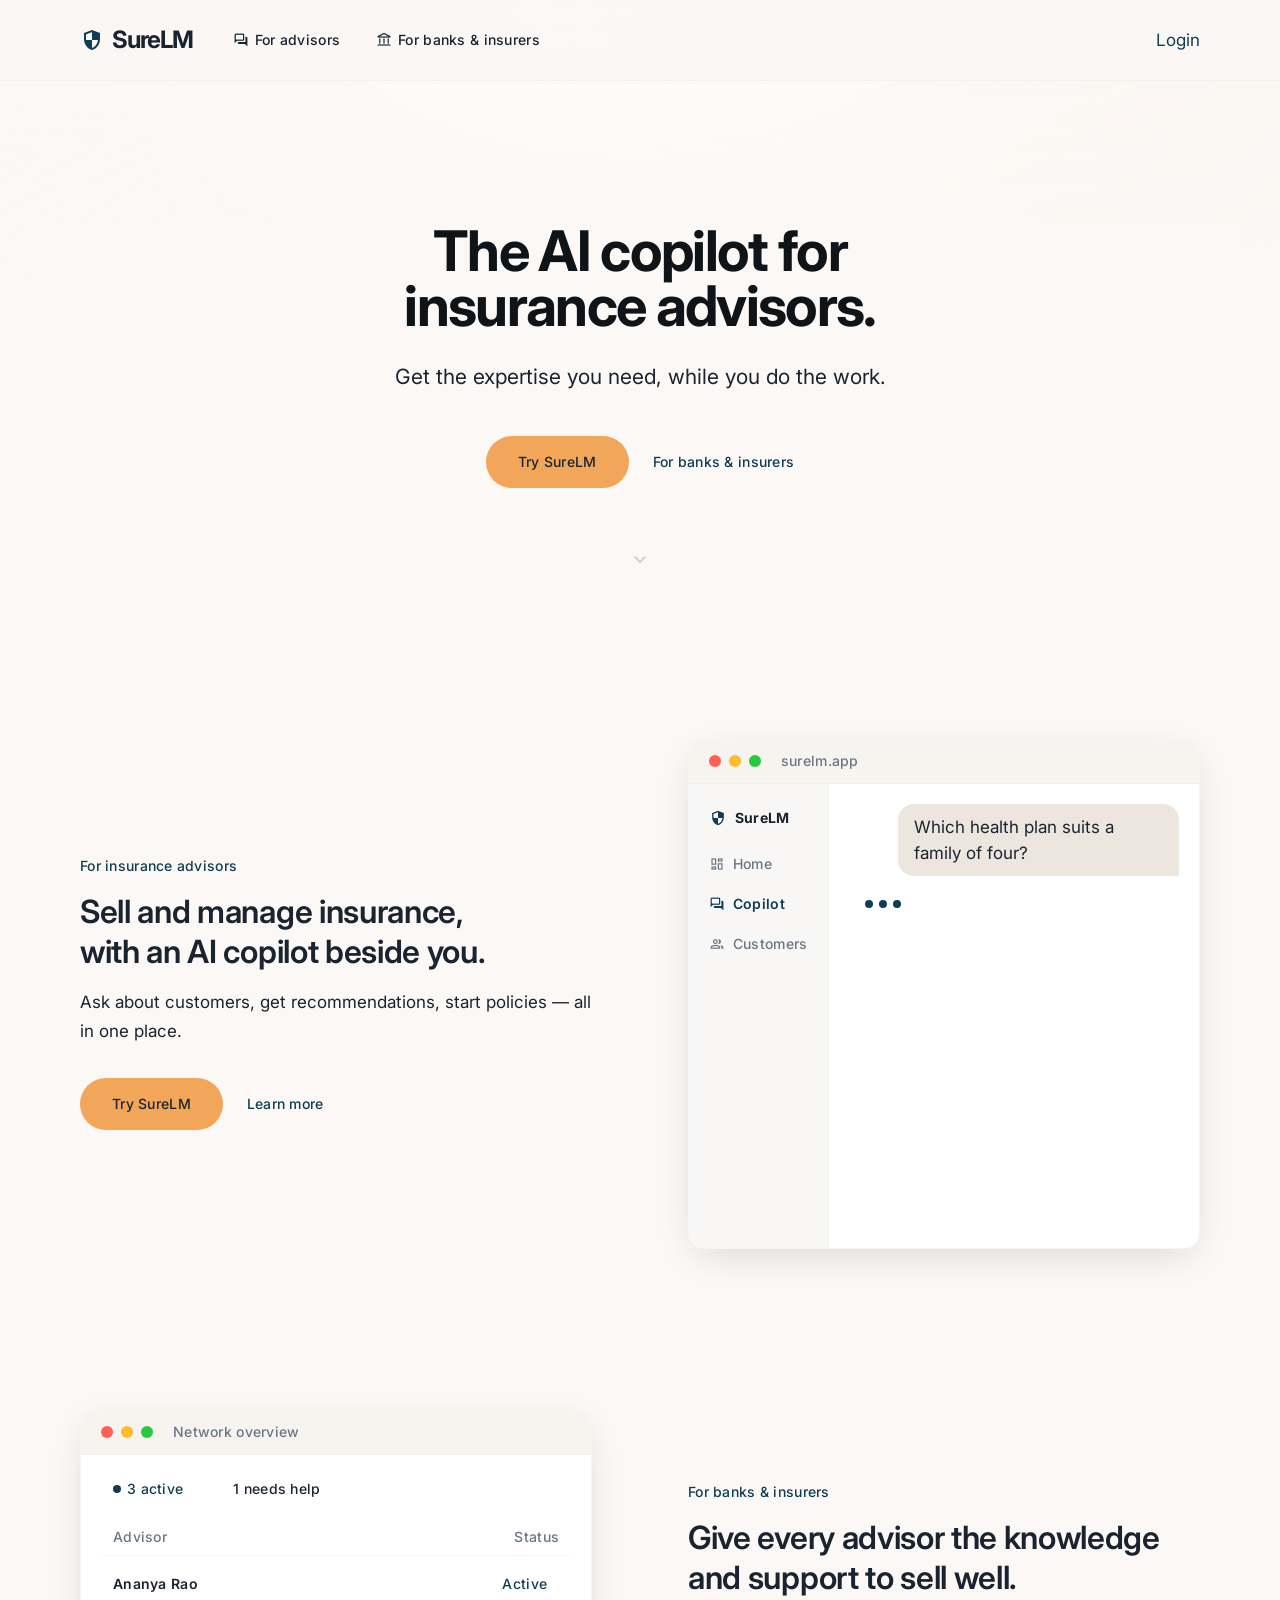
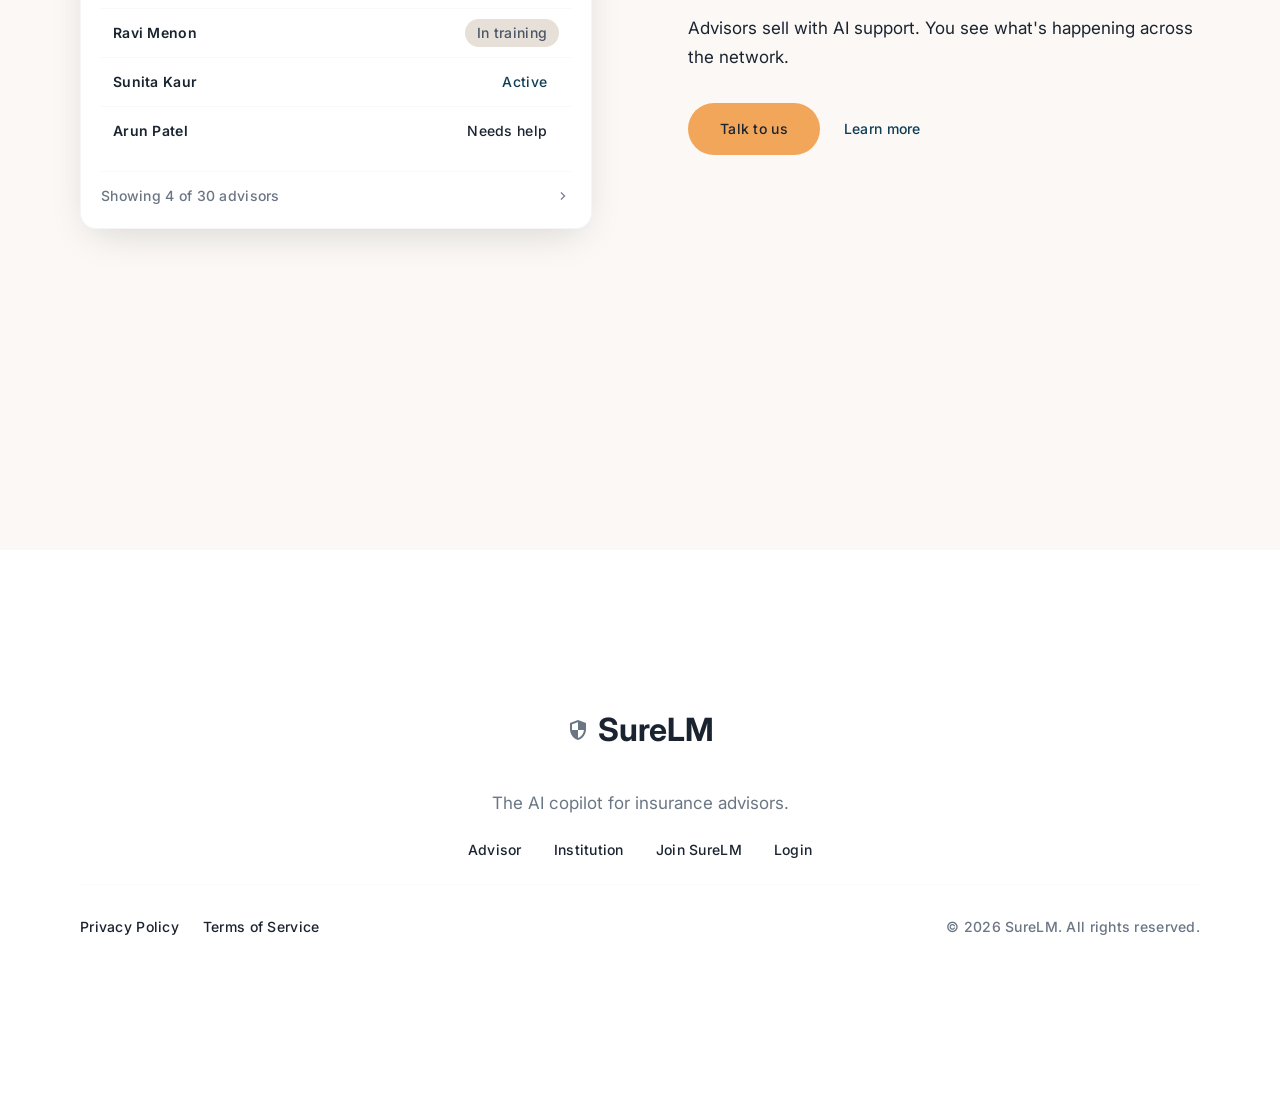
<file: index.html>
<!DOCTYPE html>

<html class="scroll-smooth" lang="en"><head>
<meta charset="utf-8"/>
<meta content="width=device-width, initial-scale=1.0" name="viewport"/>
<title>SureLM - The AI copilot for insurance advisors</title>
<meta name="description" content="SureLM is the AI copilot for insurance advisors. Get the expertise you need while you do the work."/>
<link rel="canonical" href="https://surelm.com/"/>
<link rel="icon" href="logo.png" type="image/png"/>
<link rel="preconnect" href="https://fonts.googleapis.com"/>
<link rel="preconnect" href="https://fonts.gstatic.com" crossorigin/>
<link href="https://fonts.googleapis.com/css2?family=Material+Symbols+Outlined:wght,FILL@100..700,0..1&amp;display=swap" rel="stylesheet"/>
<link href="https://fonts.googleapis.com/css2?family=Inter:wght@400;500;600;700&amp;display=swap" rel="stylesheet"/>
<link rel="stylesheet" href="assets/css/site.css"/>
<meta property="og:title" content="SureLM - The AI copilot for insurance advisors"/>
<meta property="og:description" content="SureLM is the AI copilot for insurance advisors. Get the expertise you need while you do the work."/>
<meta property="og:url" content="https://surelm.com/"/>
<meta property="og:type" content="website"/>
<meta property="og:site_name" content="SureLM"/>
<meta name="twitter:card" content="summary"/>
<meta name="twitter:title" content="SureLM - The AI copilot for insurance advisors"/>
<meta name="twitter:description" content="SureLM is the AI copilot for insurance advisors. Get the expertise you need while you do the work."/>
</head>
<body class="bg-surface text-on-surface antialiased overflow-x-hidden selection:bg-primary selection:text-white">
<a id="main" class="sr-only focus:not-sr-only focus:absolute focus:top-4 focus:left-4 focus:bg-surface-container-lowest focus:px-4 focus:py-2 focus:rounded-full focus:z-50 focus:shadow-lg" href="#content">Skip to content</a>
<header class="fixed top-0 w-full z-50 bg-surface/80 backdrop-blur-md border-b border-outline-variant/30">
<div class="flex justify-between items-center h-20 px-margin-mobile md:px-margin-desktop max-w-container-max mx-auto">
<div class="flex items-center gap-6">
<div class="flex items-center gap-2">
<span class="material-symbols-outlined text-primary" data-icon="security" data-weight="fill" aria-hidden="true" focusable="false" style="font-variation-settings: 'FILL' 1;">security</span>
<span class="font-display-lg text-headline-lg-mobile tracking-tighter text-on-surface font-bold">SureLM</span>
</div>
<nav class="hidden sm:flex items-center gap-1" aria-label="Main">
<a class="font-label-md text-label-md text-on-secondary-fixed-variant hover:text-primary hover:bg-primary-fixed/50 rounded-full px-4 py-1.5 transition-all duration-300 flex items-center gap-1.5" href="advisor.html">
<span class="material-symbols-outlined text-base" data-icon="forum" aria-hidden="true" focusable="false">forum</span>
For advisors
</a>
<a class="font-label-md text-label-md text-on-secondary-fixed-variant hover:text-primary hover:bg-primary-fixed/50 rounded-full px-4 py-1.5 transition-all duration-300 flex items-center gap-1.5" href="institutions.html">
<span class="material-symbols-outlined text-base" data-icon="account_balance" aria-hidden="true" focusable="false">account_balance</span>
For banks &amp; insurers
</a>
</nav>
</div>
<div class="flex items-center gap-2">
<a class="font-body-md text-body-md text-primary hover:text-primary-container transition-colors duration-300 cursor-pointer active:opacity-70 transition-opacity" href="https://aiforbharat-six.vercel.app/sign-up">Login</a>
<button id="mobile-nav-toggle" type="button" aria-expanded="false" aria-controls="mobile-nav-panel" aria-label="Open menu" class="sm:hidden material-symbols-outlined text-on-surface p-2 hover:bg-surface-container rounded-full transition-colors">menu</button>
</div>
</div>
<nav id="mobile-nav-panel" class="hidden sm:hidden border-t border-outline-variant/30 bg-surface/95 backdrop-blur-md" aria-label="Main mobile">
<a class="flex items-center gap-2 px-margin-mobile py-4 font-label-md text-label-md text-on-surface hover:bg-surface-container" href="advisor.html">
<span class="material-symbols-outlined text-base" data-icon="forum" aria-hidden="true" focusable="false">forum</span>
For advisors
</a>
<a class="flex items-center gap-2 px-margin-mobile py-4 font-label-md text-label-md text-on-surface hover:bg-surface-container border-t border-outline-variant/20" href="institutions.html">
<span class="material-symbols-outlined text-base" data-icon="account_balance" aria-hidden="true" focusable="false">account_balance</span>
For banks &amp; insurers
</a>
</nav>
</header>
<main id="content" class="pt-32 pb-section-gap">
<!-- Hero Section -->
<section class="px-margin-mobile md:px-margin-desktop max-w-container-max mx-auto flex flex-col items-center text-center mt-12 md:mt-24 mb-section-gap bg-background">
<h1 class="font-display-lg text-display-lg tracking-[-0.03em] leading-[0.98] text-charcoal max-w-[800px] mb-6 text-balance">The AI copilot for insurance advisors.</h1>
<p class="font-body-lg text-body-lg text-slate-ink max-w-[68ch] mb-10 text-balance leading-[1.8]">Get the expertise you need, while you do the work.</p>
<div class="flex flex-col sm:flex-row items-center gap-6 mb-10 w-full justify-center">
<a class="bg-[#F2A65A] text-[#1A2430] px-8 py-4 rounded-full font-label-md text-label-md transition-all duration-300 hover:-translate-y-0.5 hover:shadow-[0_12px_24px_-8px_rgba(242,166,90,0.35)]" w-full sm:w-auto flex items-center justify-center gap-2" href="trial-form.html">
Try SureLM

</a>
<a class="text-primary font-label-md text-label-md hover:opacity-80 transition-opacity flex items-center gap-1 group" href="institutions.html">
For banks &amp; insurers

</a>
</div>
<div id="scroll-hint" class="chevron-bounce mt-4">
<span class="material-symbols-outlined text-outline text-2xl" data-icon="expand_more" aria-hidden="true" focusable="false">expand_more</span>
</div>
</section>
<!-- For Insurance Advisors Section -->
<section class="px-margin-mobile md:px-margin-desktop max-w-container-max mx-auto mb-section-gap" id="advisors">
<div class="flex flex-col md:flex-row items-center gap-12 md:gap-24">
<div class="w-full md:w-1/2 order-2 md:order-1 flex flex-col items-start">
<span class="font-label-md text-label-md text-primary mb-4">For insurance advisors</span>
<h2 class="font-headline-lg-mobile md:font-headline-lg text-headline-lg-mobile md:text-headline-lg text-on-surface mb-4 text-balance">Sell and manage insurance, with an AI copilot beside you.</h2>
<p class="font-body-md text-body-md text-slate-ink mb-8 leading-[1.7] max-w-[70ch]">Ask about customers, get recommendations, start policies — all in one place.</p>
<div class="flex flex-col sm:flex-row items-center gap-6 w-full sm:w-auto">
<a class="bg-[#F2A65A] text-[#1A2430] px-8 py-4 rounded-full font-label-md text-label-md transition-all duration-300 hover:-translate-y-0.5 hover:shadow-[0_12px_24px_-8px_rgba(242,166,90,0.35)]" flex items-center justify-center gap-2 w-full sm:w-auto" href="trial-form.html">
Try SureLM

</a>
<a class="text-primary font-label-md text-label-md hover:opacity-80 transition-opacity flex items-center gap-1 group" href="advisor.html">
Learn more

</a>
</div>
</div>
<div class="w-full md:w-1/2 order-1 md:order-2 mockup-window rounded-2xl overflow-hidden border border-outline-variant/30 bg-surface-container-lowest shadow-[0_12px_40px_-12px_rgba(15,20,25,0.18)]">
<div class="flex items-center gap-2 px-5 py-3 border-b border-outline-variant/20 bg-surface-container-low">
<span class="window-dot bg-[#ff5f57]"></span>
<span class="window-dot bg-[#febc2e]"></span>
<span class="window-dot bg-[#28c840]"></span>
<span class="ml-3 font-label-md text-label-md text-secondary">surelm.app</span>
</div>
<div class="grid md:grid-cols-[140px_1fr]">
<div class="hidden md:flex flex-col gap-5 p-5 border-r border-outline-variant/20 bg-surface-container-low/60">
<div class="flex items-center gap-2">
<span class="material-symbols-outlined text-primary text-lg" data-icon="security" data-weight="fill" aria-hidden="true" focusable="false" style="font-variation-settings: 'FILL' 1;">security</span>
<span class="font-label-md text-label-md font-bold text-on-surface text-sm">SureLM</span>
</div>
<div class="flex flex-col gap-3">
<a class="flex items-center gap-2 font-label-md text-label-md text-secondary" href="#"><span class="material-symbols-outlined text-base" data-icon="dashboard" aria-hidden="true" focusable="false">dashboard</span>Home</a>
<a class="flex items-center gap-2 font-label-md text-label-md text-primary font-semibold bg-primary-fixed rounded-full px-2.5 py-1 -mx-2.5" href="#"><span class="material-symbols-outlined text-base" data-icon="forum" aria-hidden="true" focusable="false">forum</span>Copilot</a>
<a class="flex items-center gap-2 font-label-md text-label-md text-secondary" href="#"><span class="material-symbols-outlined text-base" data-icon="group" aria-hidden="true" focusable="false">group</span>Customers</a>
</div>
</div>
<div class="p-5">
<div class="flex justify-end mb-3">
<div class="bg-surface-container-high rounded-2xl rounded-br-sm px-4 py-2.5 text-body-md text-on-surface max-w-[85%]">Which health plan suits a family of four?</div>
</div>
<div class="flex justify-start mb-3" id="ai-typing">
<div class="bg-primary-fixed rounded-2xl rounded-bl-sm px-4 py-3 flex items-center gap-1.5">
<span class="typing-dot w-2 h-2 rounded-full bg-primary"></span>
<span class="typing-dot w-2 h-2 rounded-full bg-primary"></span>
<span class="typing-dot w-2 h-2 rounded-full bg-primary"></span>
</div>
</div>
<div class="flex justify-start" id="ai-response" style="opacity: 0; transform: translateY(6px);">
<div class="bg-primary-fixed rounded-2xl rounded-bl-sm px-4 py-2.5 text-body-md text-on-primary-fixed max-w-[85%]">Family Floater from Health First. Covers all four, no copay on diagnostics.</div>
</div>
<div class="flex justify-start mt-3" id="ai-card" style="opacity: 0; transform: translateY(6px);">
<div class="bg-primary-fixed rounded-2xl rounded-bl-sm px-4 py-3 max-w-[85%]">
<div class="flex items-center justify-between gap-3 bg-surface-container-lowest rounded-xl border border-outline-variant/30 px-4 py-2.5">
<div class="flex items-center gap-3">
<span class="material-symbols-outlined text-primary text-base" data-icon="health_and_safety" aria-hidden="true" focusable="false">health_and_safety</span>
<div>
<p class="font-label-md text-label-md font-semibold text-on-surface">Family Floater · Health</p>
<p class="font-label-md text-label-md text-secondary">Covers 4 · no copay</p>
</div>
</div>
<span class="font-label-md text-label-md bg-primary-fixed text-primary rounded-full px-2.5 py-0.5">Recommended</span>
</div>
</div>
</div>
</div>
</div>
</div>
</div>
</section>
<!-- For Banks & Insurers Section -->
<section class="px-margin-mobile md:px-margin-desktop max-w-container-max mx-auto mb-section-gap" id="institutions">
<div class="flex flex-col md:flex-row items-center gap-12 md:gap-24">
<div class="w-full md:w-1/2 order-1 mockup-window rounded-2xl overflow-hidden border border-outline-variant/30 bg-surface-container-lowest shadow-[0_12px_40px_-12px_rgba(15,20,25,0.18)]">
<div class="flex items-center gap-2 px-5 py-3 border-b border-outline-variant/20 bg-surface-container-low">
<span class="window-dot bg-[#ff5f57]"></span>
<span class="window-dot bg-[#febc2e]"></span>
<span class="window-dot bg-[#28c840]"></span>
<span class="ml-3 font-label-md text-label-md text-secondary">Network overview</span>
</div>
<div class="p-5">
<div class="flex items-center justify-between mb-4">
<div class="flex items-center gap-3">
<div class="flex items-center gap-1.5 bg-primary-fixed/60 rounded-full px-3 py-1">
<span class="w-2 h-2 rounded-full bg-primary"></span>
<span class="font-label-md text-label-md text-primary font-medium">3 active</span>
</div>
<div class="flex items-center gap-1.5 bg-error-container/60 rounded-full px-3 py-1">
<span class="w-2 h-2 rounded-full bg-error pulse-badge"></span>
<span class="font-label-md text-label-md text-on-error-container font-medium">1 needs help</span>
</div>
</div>
</div>
<div class="grid grid-cols-[1fr_auto] gap-4 px-3 py-2 border-b border-outline-variant/20 mb-1">
<span class="font-label-md text-label-md text-secondary ">Advisor</span>
<span class="font-label-md text-label-md text-secondary ">Status</span>
</div>
<div class="divide-y divide-outline-variant/20">
<div class="grid grid-cols-[1fr_auto] gap-4 px-3 py-2.5 items-center">
<p class="font-label-md text-label-md font-semibold text-on-surface">Ananya Rao</p>
<span class="font-label-md text-label-md bg-primary-fixed text-primary rounded-full px-3 py-1">Active</span>
</div>
<div class="grid grid-cols-[1fr_auto] gap-4 px-3 py-2.5 items-center">
<p class="font-label-md text-label-md font-semibold text-on-surface">Ravi Menon</p>
<span class="font-label-md text-label-md bg-surface-container-highest text-on-surface-variant rounded-full px-3 py-1">In training</span>
</div>
<div class="grid grid-cols-[1fr_auto] gap-4 px-3 py-2.5 items-center">
<p class="font-label-md text-label-md font-semibold text-on-surface">Sunita Kaur</p>
<span class="font-label-md text-label-md bg-primary-fixed text-primary rounded-full px-3 py-1">Active</span>
</div>
<div class="grid grid-cols-[1fr_auto] gap-4 px-3 py-2.5 items-center">
<p class="font-label-md text-label-md font-semibold text-on-surface">Arun Patel</p>
<span class="font-label-md text-label-md bg-error-container text-on-error-container rounded-full px-3 py-1 pulse-badge">Needs help</span>
</div>
</div>
<div class="flex items-center justify-between mt-4 pt-3 border-t border-outline-variant/20">
<span class="font-label-md text-label-md text-secondary">Showing 4 of 30 advisors</span>
<span class="material-symbols-outlined text-secondary text-base" data-icon="chevron_right" aria-hidden="true" focusable="false">chevron_right</span>
</div>
</div>
</div>
<div class="w-full md:w-1/2 order-2 flex flex-col items-start">
<span class="font-label-md text-label-md text-primary mb-4">For banks &amp; insurers</span>
<h2 class="font-headline-lg-mobile md:font-headline-lg text-headline-lg-mobile md:text-headline-lg text-on-surface mb-4 text-balance">Give every advisor the knowledge and support to sell well.</h2>
<p class="font-body-md text-body-md text-slate-ink mb-8 leading-[1.7] max-w-[70ch]">Advisors sell with AI support. You see what's happening across the network.</p>
<div class="flex flex-col sm:flex-row items-center gap-6 w-full sm:w-auto">
<a class="bg-[#F2A65A] text-[#1A2430] px-8 py-4 rounded-full font-label-md text-label-md transition-all duration-300 hover:-translate-y-0.5 hover:shadow-[0_12px_24px_-8px_rgba(242,166,90,0.35)]" flex items-center justify-center gap-2 w-full sm:w-auto" href="mailto:contact@surelm.com?subject=I%27d%20like%20to%20talk%20about%20SureLM">
Talk to us

</a>
<a class="text-primary font-label-md text-label-md hover:opacity-80 transition-opacity flex items-center gap-1 group" href="institutions.html">
Learn more

</a>
</div>
</div>
</div>
</section>
</main>
<footer class="w-full py-section-gap border-t border-outline-variant/20 bg-surface-container-lowest">
<div class="flex flex-col items-center justify-center space-y-gutter px-margin-mobile md:px-margin-desktop w-full max-w-container-max mx-auto">
<div class="flex items-center gap-2 mb-4">
<span class="material-symbols-outlined text-secondary" data-icon="security" data-weight="fill" aria-hidden="true" focusable="false" style="font-variation-settings: 'FILL' 1;">security</span>
<span class="font-headline-lg text-headline-lg font-bold text-on-surface">SureLM</span>
</div>
<p class="font-body-md text-body-md text-secondary text-center max-w-md mb-10">The AI copilot for insurance advisors.</p>
<nav class="flex flex-col md:flex-row items-center gap-8 mb-16" aria-label="Footer">
<a class="font-label-md text-label-md text-on-secondary-fixed-variant hover:text-primary transition-all cursor-pointer flex items-center gap-1 group" href="advisor.html">
Advisor

</a>
<a class="font-label-md text-label-md text-on-secondary-fixed-variant hover:text-primary transition-all cursor-pointer flex items-center gap-1 group" href="institutions.html">
Institution

</a>
<a class="font-label-md text-label-md text-on-secondary-fixed-variant hover:text-primary transition-all cursor-pointer flex items-center gap-1 group" href="http://apply.surelm.com">
Join SureLM

</a>
<a class="font-label-md text-label-md text-on-secondary-fixed-variant hover:text-primary transition-all cursor-pointer flex items-center gap-1 group" href="https://aiforbharat-six.vercel.app/sign-up">
Login

</a>
</nav>
<div class="flex flex-col md:flex-row items-center justify-between w-full pt-8 border-t border-outline-variant/10 gap-4">
<div class="flex flex-wrap justify-center gap-6">
<a class="font-label-md text-label-md text-on-secondary-fixed-variant hover:text-primary transition-all" href="privacy.html">Privacy Policy</a>
<a class="font-label-md text-label-md text-on-secondary-fixed-variant hover:text-primary transition-all" href="terms.html">Terms of Service</a>
</div>
<p class="font-label-md text-label-md text-secondary">© 2026 SureLM. All rights reserved.</p>
</div>
</div>
</footer>
<script>
(function(){
 /* Scroll-reveal: fade in sections as they enter the viewport */
 vars = document.querySelectorAll('.reveal');
 if (reveals.length && 'IntersectionObserver' in window) {
  var io = new IntersectionObserver(function(entries) {
   entries.forEach(function(e) {
    if (e.isIntersecting) {
     e.target.classList.add('visible');
     io.unobserve(e.target);
    }
   });
  }, { threshold: 0.15 });
  s.forEach(function(el) { io.observe(el); });
 } else {
  s.forEach(function(el) { el.classList.add('visible'); });
 }

 /* Typing dots → response on advisor mockup */
 var typing = document.getElementById('ai-typing');
 var response = document.getElementById('ai-response');
 var card = document.getElementById('ai-card');
 if (typing && response) {
  setTimeout(function() {
   typing.style.transition = 'opacity 0.3s ease';
   typing.style.opacity = '0';
   setTimeout(function() {
    typing.style.display = 'none';
    response.style.transition = 'opacity 0.5s ease, transform 0.5s ease';
    response.style.opacity = '1';
    response.style.transform = 'translateY(0)';
    if (card) {
     setTimeout(function() {
      card.style.transition = 'opacity 0.5s ease, transform 0.5s ease';
      card.style.opacity = '1';
      card.style.transform = 'translateY(0)';
     }, 250);
    }
   }, 300);
  }, 1800);
 }

 /* Hide scroll chevron once user scrolls past hero */
 var hint = document.getElementById('scroll-hint');
 if (hint && 'IntersectionObserver' in window) {
  var heroObs = new IntersectionObserver(function(entries) {
   if (!entries[0].isIntersecting) {
    hint.style.transition = 'opacity 0.4s ease';
    hint.style.opacity = '0';
    setTimeout(function() { hint.style.display = 'none'; }, 400);
    heroObs.disconnect();
   }
  }, { threshold: 0.1 });
  var hero = hint.closest('section');
  if (hero) heroObs.observe(hero);
 }

 /* Scroll-compressed gaps: sections pull closer as you scroll past */
 var compressSections = document.querySelectorAll('main > section');
 var COMPRESS_MIN = 100;
 var COMPRESS_MAX = 160;

 function updateCompression() {
  var vh = window.innerHeight;
  for (var i = 0; i < compressSections.length; i++) {
   var section = compressSections[i];
   if (!section.nextElementSibling) continue;
   var rect = section.getBoundingClientRect();
   var scrolledPast = Math.max(0, -rect.top);
   var progress = Math.min(1, scrolledPast / section.offsetHeight);
   var margin = COMPRESS_MAX - (progress * (COMPRESS_MAX - COMPRESS_MIN));
   section.style.marginBottom = margin + 'px';
  }
 }

 var compressionTicking = false;
 window.addEventListener('scroll', function() {
  if (!compressionTicking) {
   requestAnimationFrame(function() {
    updateCompression();
    compressionTicking = false;
   });
   compressionTicking = true;
  }
 }, { passive: true });
 updateCompression();
})();
</script>
<script src="assets/js/main.js"></script>
</body></html>
</file>
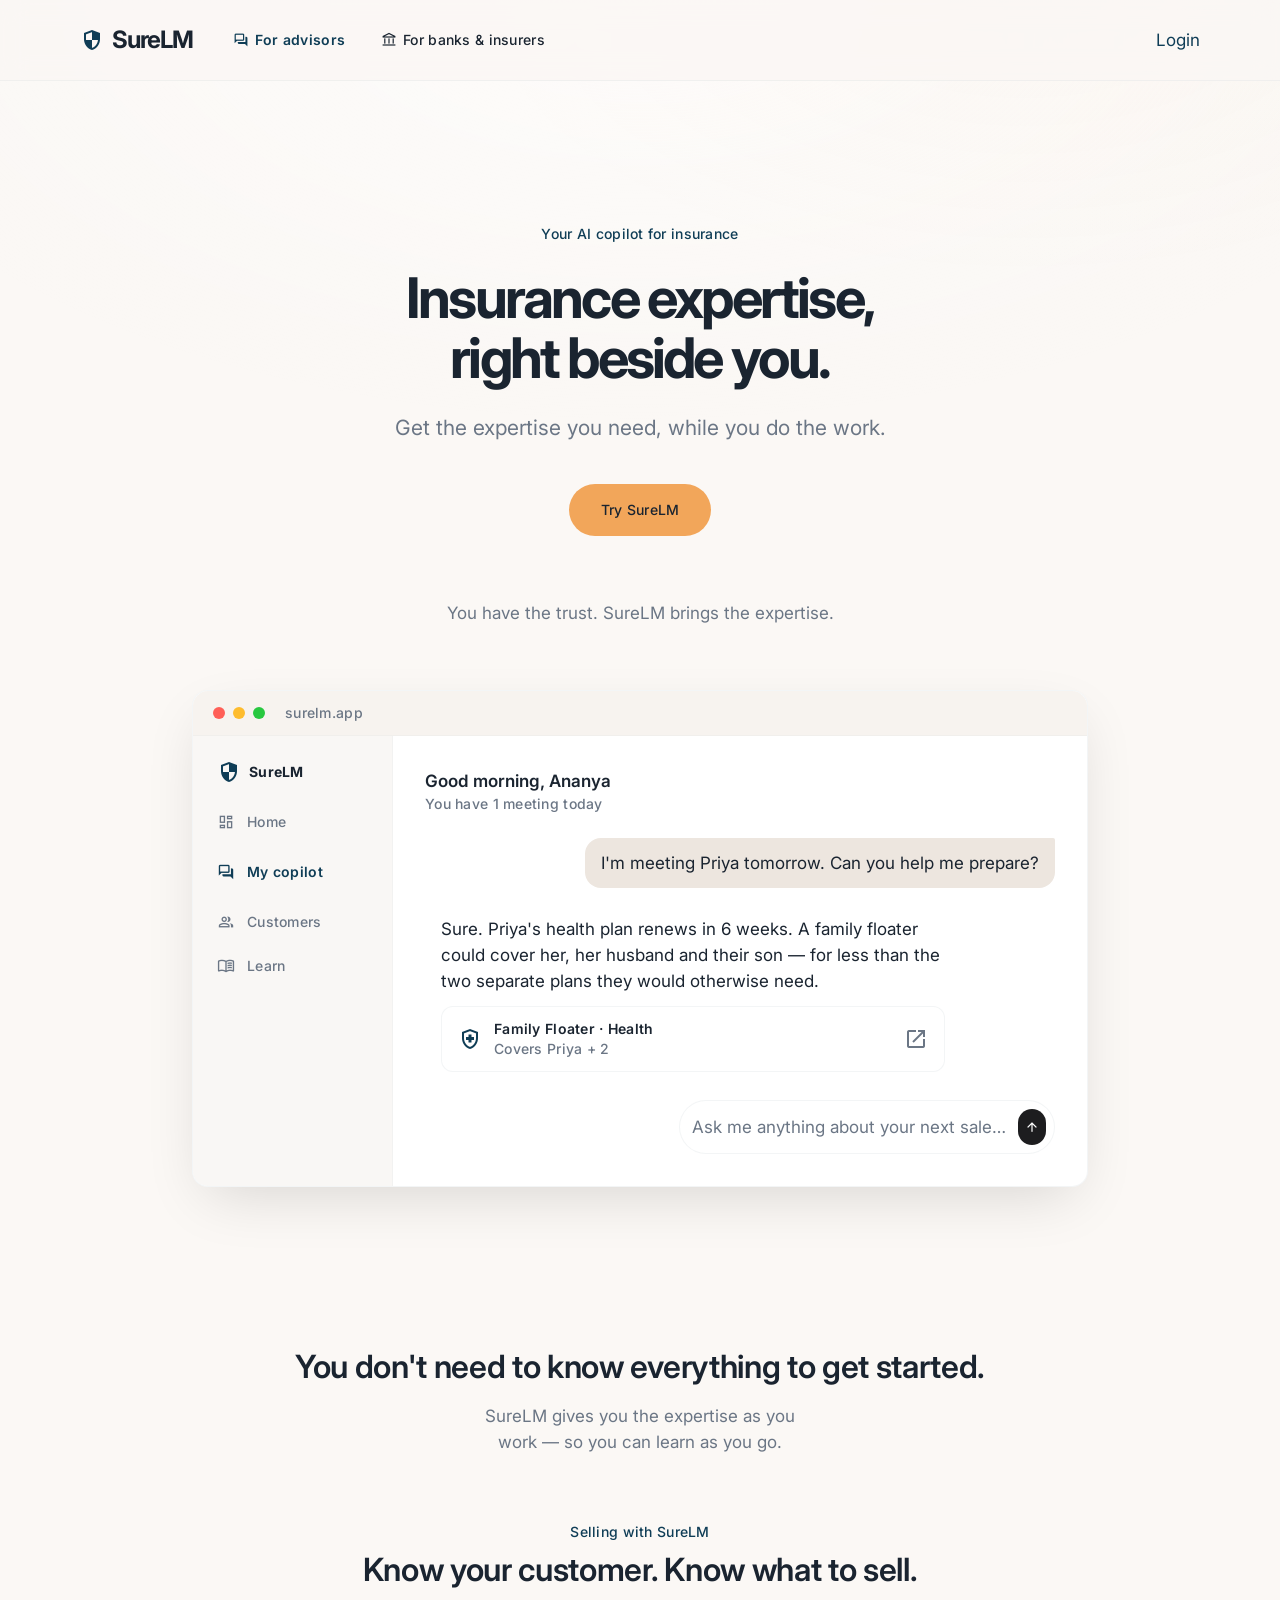
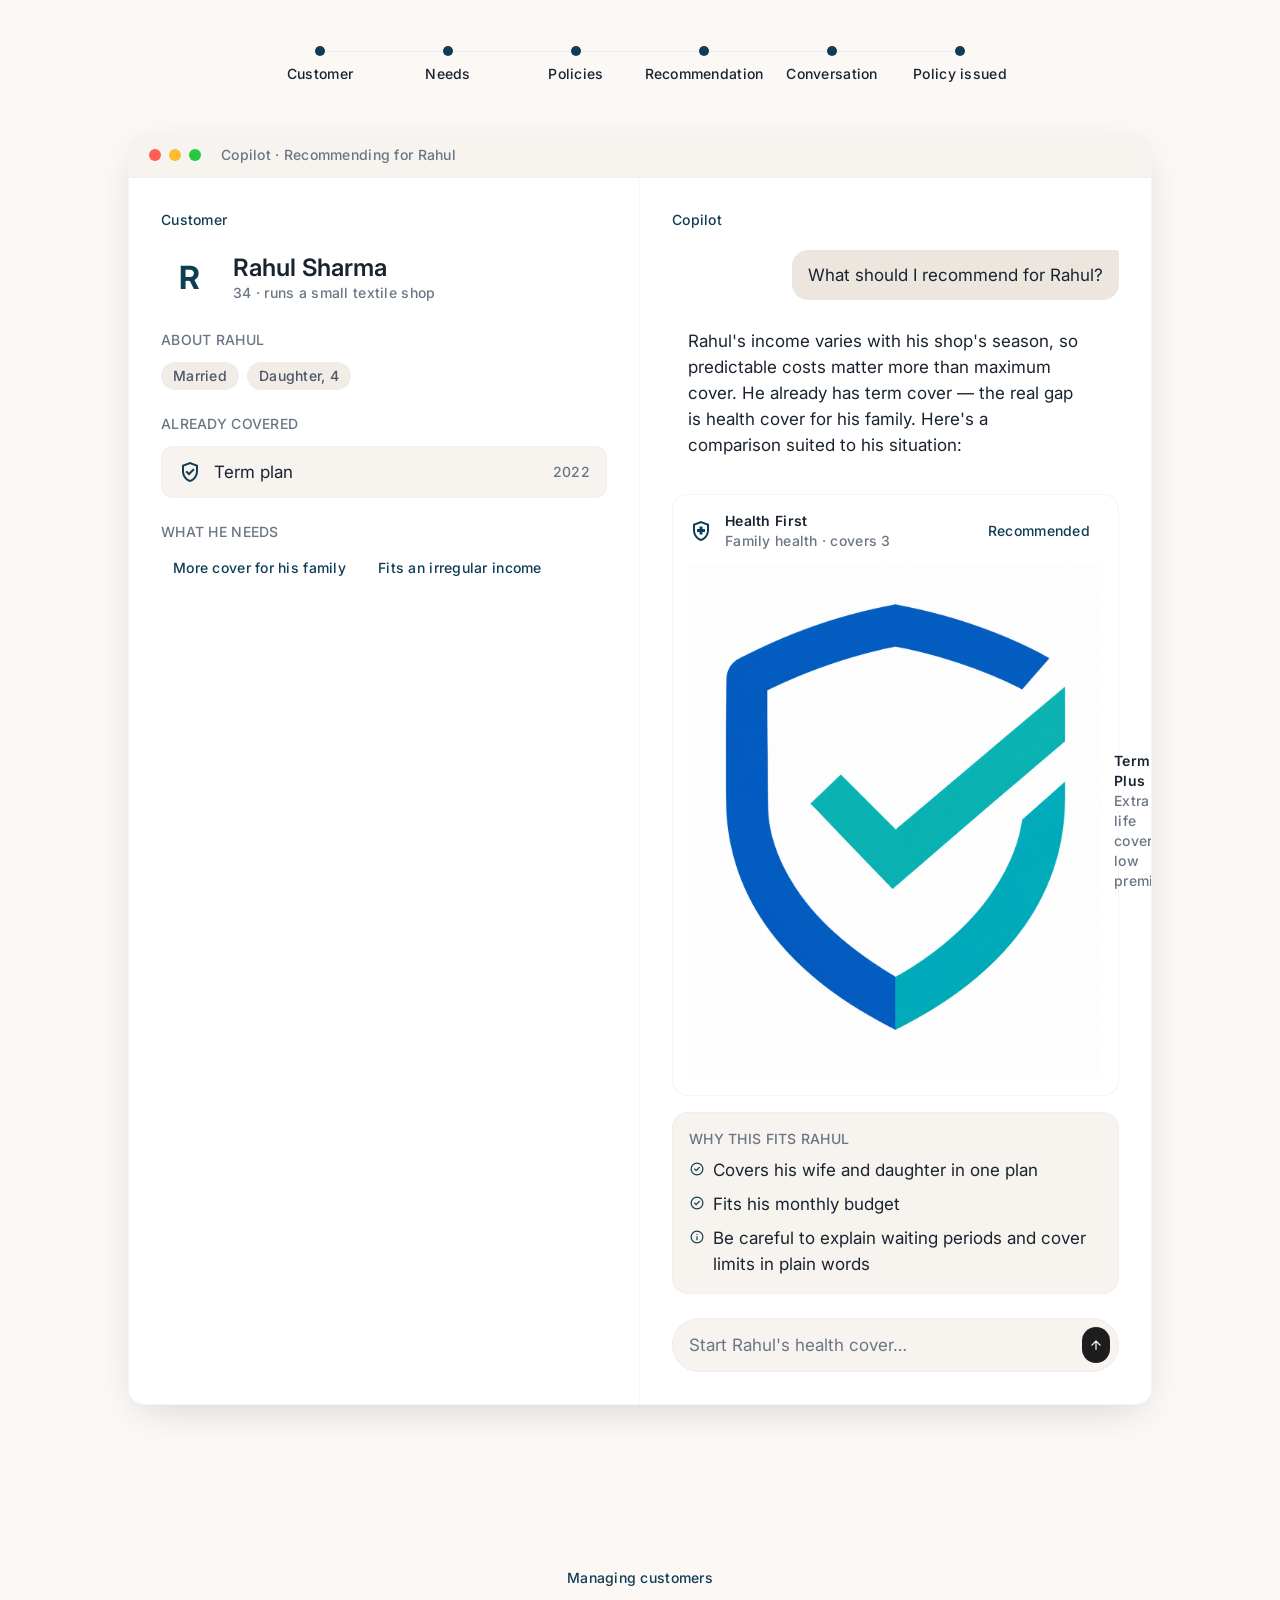
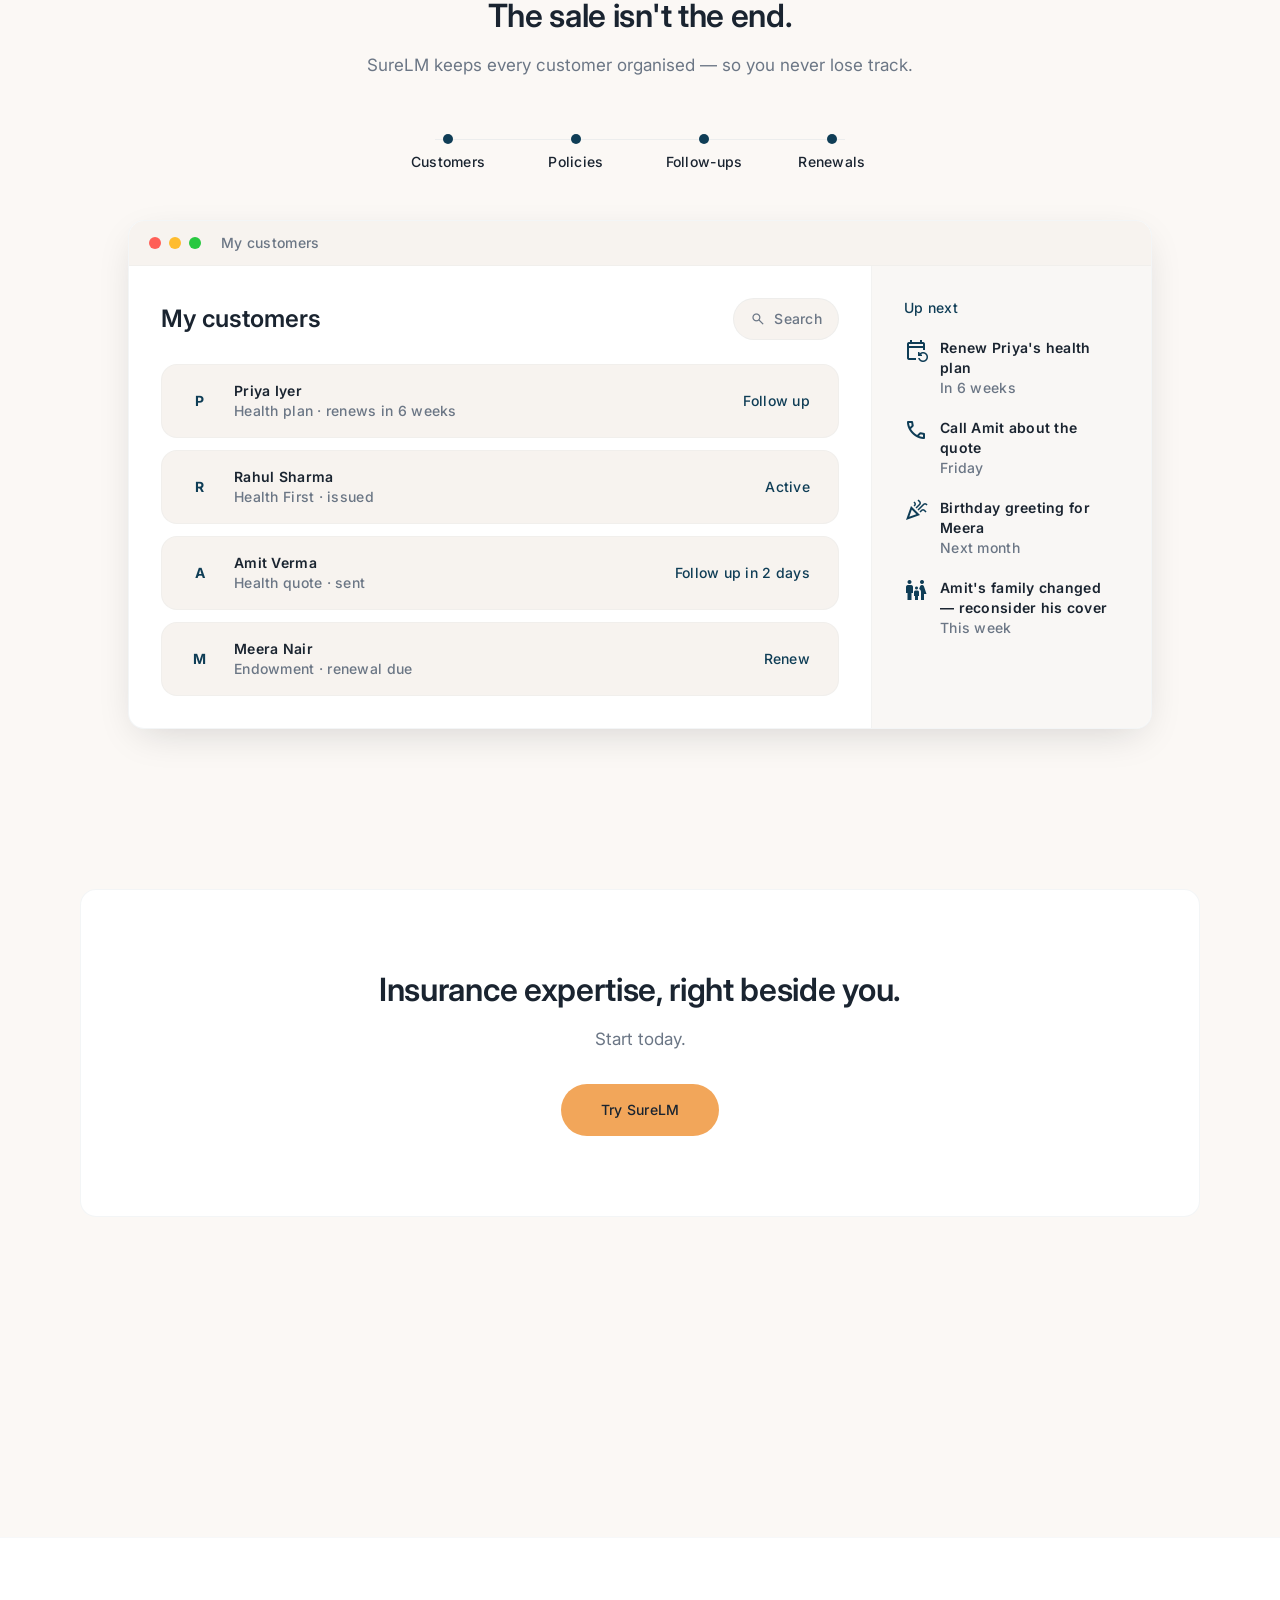
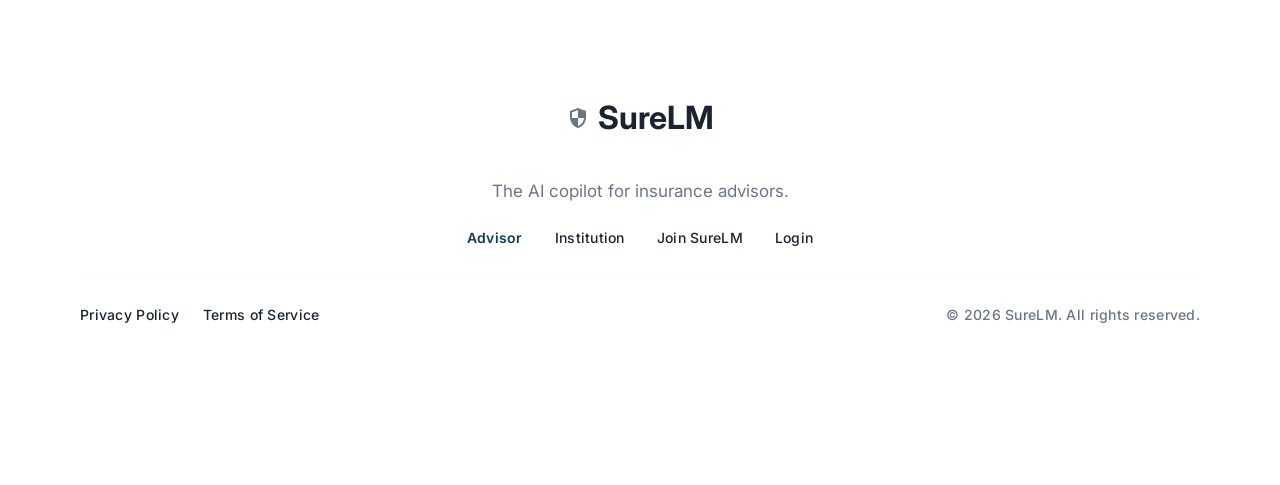
<file: advisor.html>
<!DOCTYPE html>

<html class="scroll-smooth" lang="en"><head>
<meta charset="utf-8"/>
<meta content="width=device-width, initial-scale=1.0" name="viewport"/>
<title>SureLM for advisors | AI copilot for insurance</title>
<meta name="description" content="SureLM is the AI copilot for insurance advisors. Get expertise as you work — sell and manage insurance with support right beside you."/>
<link rel="canonical" href="https://surelm.com/advisor.html"/>
<link rel="icon" href="logo.png" type="image/png"/>
<link rel="preconnect" href="https://fonts.googleapis.com"/>
<link rel="preconnect" href="https://fonts.gstatic.com" crossorigin/>
<link href="https://fonts.googleapis.com/css2?family=Material+Symbols+Outlined:wght,FILL@100..700,0..1&amp;display=swap" rel="stylesheet"/>
<link href="https://fonts.googleapis.com/css2?family=Inter:wght@400;500;600;700&amp;display=swap" rel="stylesheet"/>
<link rel="stylesheet" href="assets/css/site.css"/>
<meta property="og:title" content="SureLM for advisors | AI copilot for insurance"/>
<meta property="og:description" content="SureLM is the AI copilot for insurance advisors. Get expertise as you work — sell and manage insurance with support right beside you."/>
<meta property="og:url" content="https://surelm.com/advisor.html"/>
<meta property="og:type" content="website"/>
<meta property="og:site_name" content="SureLM"/>
<meta name="twitter:card" content="summary"/>
<meta name="twitter:title" content="SureLM for advisors | AI copilot for insurance"/>
<meta name="twitter:description" content="SureLM is the AI copilot for insurance advisors. Get expertise as you work — sell and manage insurance with support right beside you."/>
</head>
<body class="bg-surface text-on-surface antialiased overflow-x-hidden selection:bg-primary selection:text-white">
<a id="main" class="sr-only focus:not-sr-only focus:absolute focus:top-4 focus:left-4 focus:bg-surface-container-lowest focus:px-4 focus:py-2 focus:rounded-full focus:z-50 focus:shadow-lg" href="#content">Skip to content</a>
<!-- TopAppBar -->
<header class="fixed top-0 w-full z-50 bg-surface/80 backdrop-blur-md border-b border-outline-variant/30">
<div class="flex justify-between items-center h-20 px-margin-mobile md:px-margin-desktop max-w-container-max mx-auto">
<div class="flex items-center gap-6">
<a class="flex items-center gap-2" href="index.html">
<span class="material-symbols-outlined text-primary" data-icon="security" data-weight="fill" aria-hidden="true" focusable="false" style="font-variation-settings: 'FILL' 1;">security</span>
<span class="font-display-lg text-headline-lg-mobile tracking-tighter text-on-surface font-bold">SureLM</span>
</a>
<nav class="hidden sm:flex items-center gap-1" aria-label="Main">
<a class="font-label-md text-label-md text-primary font-semibold bg-primary-fixed/50 rounded-full px-4 py-1.5 transition-all duration-300 flex items-center gap-1.5" href="advisor.html">
<span class="material-symbols-outlined text-base" data-icon="forum" aria-hidden="true" focusable="false">forum</span>
For advisors
</a>
<a class="font-label-md text-label-md text-on-secondary-fixed-variant hover:text-primary hover:bg-primary-fixed/50 rounded-full px-4 py-1.5 transition-all duration-300 flex items-center gap-1.5" href="institutions.html">
<span class="material-symbols-outlined text-base" data-icon="account_balance" aria-hidden="true" focusable="false">account_balance</span>
For banks &amp; insurers
</a>
</nav>
</div>
<div class="flex items-center gap-2">
<a class="font-body-md text-body-md text-primary hover:text-primary-container transition-colors duration-300 cursor-pointer" href="https://aiforbharat-six.vercel.app/sign-up">Login</a>
<button id="mobile-nav-toggle" type="button" aria-expanded="false" aria-controls="mobile-nav-panel" aria-label="Open menu" class="sm:hidden material-symbols-outlined text-on-surface p-2 hover:bg-surface-container rounded-full transition-colors">menu</button>
</div>
</div>
<nav id="mobile-nav-panel" class="hidden sm:hidden border-t border-outline-variant/30 bg-surface/95 backdrop-blur-md" aria-label="Main mobile">
<a class="flex items-center gap-2 px-margin-mobile py-4 font-label-md text-label-md text-primary hover:bg-surface-container" href="advisor.html">
<span class="material-symbols-outlined text-base" data-icon="forum" aria-hidden="true" focusable="false">forum</span>
For advisors
</a>
<a class="flex items-center gap-2 px-margin-mobile py-4 font-label-md text-label-md text-on-surface hover:bg-surface-container border-t border-outline-variant/20" href="institutions.html">
<span class="material-symbols-outlined text-base" data-icon="account_balance" aria-hidden="true" focusable="false">account_balance</span>
For banks &amp; insurers
</a>
</nav>
</header>
<main id="content" class="pt-32 pb-section-gap">
<!-- 01 Hero -->
<section class="px-margin-mobile md:px-margin-desktop max-w-container-max mx-auto flex flex-col items-center text-center mt-12 md:mt-24 mb-section-gap">
<span class="font-label-md text-label-md text-primary mb-6">Your AI copilot for insurance</span>
<h1 class="font-display-lg text-display-lg tracking-tighter text-on-surface max-w-[760px] mb-6 text-balance">Insurance expertise, right beside you.</h1>
<p class="font-body-lg text-body-lg text-secondary max-w-[560px] mb-10 text-balance">Get the expertise you need, while you do the work.</p>
<div class="flex flex-col sm:flex-row items-center gap-6 mb-16 w-full justify-center">
<a class="bg-[#F2A65A] text-[#1A2430] px-8 py-4 rounded-full font-label-md text-label-md transition-all duration-300 hover:-translate-y-0.5 hover:shadow-[0_12px_24px_-8px_rgba(242,166,90,0.35)]" w-full sm:w-auto flex items-center justify-center gap-2" href="trial-form.html">
            Try SureLM
            
</a>
</div>
<p class="font-body-md text-body-md text-secondary max-w-md mb-16">You have the trust. SureLM brings the expertise.</p>
<div class="w-full max-w-4xl mx-auto rounded-2xl overflow-hidden border border-outline-variant/30 bg-surface-container-lowest shadow-[0_20px_60px_-15px_rgba(0,0,0,0.15)] text-left">
<div class="flex items-center gap-2 px-5 py-3 border-b border-outline-variant/20 bg-surface-container-low">
<span class="window-dot bg-[#ff5f57]"></span>
<span class="window-dot bg-[#febc2e]"></span>
<span class="window-dot bg-[#28c840]"></span>
<span class="ml-3 font-label-md text-label-md text-secondary">surelm.app</span>
</div>
<div class="grid md:grid-cols-[200px_1fr]">
<div class="hidden md:flex flex-col gap-6 p-6 border-r border-outline-variant/20 bg-surface-container-low/60">
<div class="flex items-center gap-2">
<span class="material-symbols-outlined text-primary" data-icon="security" data-weight="fill" aria-hidden="true" focusable="false" style="font-variation-settings: 'FILL' 1;">security</span>
<span class="font-label-md text-label-md font-bold text-on-surface">SureLM</span>
</div>
<div class="flex flex-col gap-4">
<a class="flex items-center gap-3 font-label-md text-label-md text-secondary hover:text-primary" href="#"><span class="material-symbols-outlined text-lg" data-icon="dashboard" aria-hidden="true" focusable="false">dashboard</span>Home</a>
<a class="flex items-center gap-3 font-label-md text-label-md text-primary font-semibold bg-primary-fixed rounded-full px-3 py-1.5 -mx-3" href="#"><span class="material-symbols-outlined text-lg" data-icon="forum" aria-hidden="true" focusable="false">forum</span>My copilot</a>
<a class="flex items-center gap-3 font-label-md text-label-md text-secondary hover:text-primary" href="#"><span class="material-symbols-outlined text-lg" data-icon="group" aria-hidden="true" focusable="false">group</span>Customers</a>
<a class="flex items-center gap-3 font-label-md text-label-md text-secondary hover:text-primary" href="#"><span class="material-symbols-outlined text-lg" data-icon="menu_book" aria-hidden="true" focusable="false">menu_book</span>Learn</a>
</div>
</div>
<div class="p-6 md:p-8">
<div class="mb-6">
<p class="font-body-md text-body-md text-on-surface font-semibold">Good morning, Ananya</p>
<p class="font-label-md text-label-md text-secondary">You have 1 meeting today</p>
</div>
<div class="space-y-4">
<div class="flex justify-end">
<div class="max-w-[85%] md:max-w-[75%] bg-surface-container-high rounded-2xl rounded-tr-sm px-4 py-3">
<p class="font-body-md text-body-md">I'm meeting Priya tomorrow. Can you help me prepare?</p>
</div>
</div>
<div class="flex justify-start">
<div class="max-w-[95%] md:max-w-[85%] bg-primary-fixed rounded-2xl rounded-tl-sm px-4 py-3">
<p class="font-body-md text-body-md text-on-surface mb-3">Sure. Priya's health plan renews in 6 weeks. A family floater could cover her, her husband and their son — for less than the two separate plans they would otherwise need.</p>
<div class="flex items-center justify-between gap-4 bg-surface-container-lowest rounded-xl border border-outline-variant/30 px-4 py-3">
<div class="flex items-center gap-3">
<span class="material-symbols-outlined text-primary" data-icon="health_and_safety" aria-hidden="true" focusable="false">health_and_safety</span>
<div>
<p class="font-label-md text-label-md font-semibold text-on-surface">Family Floater · Health</p>
<p class="font-label-md text-label-md text-secondary">Covers Priya + 2</p>
</div>
</div>
<span class="material-symbols-outlined text-secondary" data-icon="open_in_new" aria-hidden="true" focusable="false">open_in_new</span>
</div>
</div>
</div>
<div class="flex justify-end">
<div class="flex items-center gap-3 bg-surface-container-lowest border border-outline-variant/30 rounded-full pl-3 pr-2 py-2 max-w-full md:max-w-[70%]">
<span class="font-body-md text-body-md text-secondary truncate">Ask me anything about your next sale…</span>
<span class="material-symbols-outlined text-white bg-[#1D1D1F] rounded-full p-1.5 text-base" data-icon="arrow_upward" aria-hidden="true" focusable="false">arrow_upward</span>
</div>
</div>
</div>
</div>
</div>
</div>

</section>
<!-- 02 Getting started -->
<section class="px-margin-mobile md:px-margin-desktop max-w-container-max mx-auto mb-16">
<div class="text-center">
<h2 class="font-headline-lg-mobile md:font-headline-lg text-headline-lg-mobile md:text-headline-lg text-on-surface mb-4 text-balance">You don't need to know everything to get started.</h2>
<p class="font-body-md text-body-md text-secondary max-w-xl mx-auto text-balance">SureLM gives you the expertise as you work — so you can learn as you go.</p>
</div>
</section>
<!-- 03 Selling with SureLM -->
<section class="px-margin-mobile md:px-margin-desktop max-w-container-max mx-auto mb-section-gap scroll-mt-32" id="selling">
<div class="text-center mb-14">
<span class="font-label-md text-label-md text-primary mb-2 inline-block">Selling with SureLM</span>
<h2 class="font-headline-lg-mobile md:font-headline-lg text-headline-lg-mobile md:text-headline-lg text-on-surface mb-4 text-balance">Know your customer. Know what to sell.</h2>
</div>
<div class="relative mb-12 max-w-3xl mx-auto">
<div class="hidden md:block absolute top-[5px] left-[8%] right-[8%] h-px bg-outline-variant/40"></div>
<div class="flex flex-wrap md:flex-nowrap items-start justify-center gap-6 md:gap-0">
<div class="flex flex-col items-center gap-2 md:flex-1"><div class="w-2.5 h-2.5 rounded-full bg-primary relative z-10"></div><span class="font-label-md text-label-md text-on-surface text-center">Customer</span></div>
<div class="flex flex-col items-center gap-2 md:flex-1"><div class="w-2.5 h-2.5 rounded-full bg-primary relative z-10"></div><span class="font-label-md text-label-md text-on-surface text-center">Needs</span></div>
<div class="flex flex-col items-center gap-2 md:flex-1"><div class="w-2.5 h-2.5 rounded-full bg-primary relative z-10"></div><span class="font-label-md text-label-md text-on-surface text-center">Policies</span></div>
<div class="flex flex-col items-center gap-2 md:flex-1"><div class="w-2.5 h-2.5 rounded-full bg-primary relative z-10"></div><span class="font-label-md text-label-md text-on-surface text-center">Recommendation</span></div>
<div class="flex flex-col items-center gap-2 md:flex-1"><div class="w-2.5 h-2.5 rounded-full bg-primary relative z-10"></div><span class="font-label-md text-label-md text-on-surface text-center">Conversation</span></div>
<div class="flex flex-col items-center gap-2 md:flex-1"><div class="w-2.5 h-2.5 rounded-full bg-primary relative z-10"></div><span class="font-label-md text-label-md text-on-surface text-center">Policy issued</span></div>
</div>
</div>
<div class="w-full max-w-5xl mx-auto rounded-2xl overflow-hidden border border-outline-variant/30 bg-surface-container-lowest shadow-[0_12px_40px_-12px_rgba(15,20,25,0.18)] text-left">
<div class="flex items-center gap-2 px-5 py-3 border-b border-outline-variant/20 bg-surface-container-low">
<span class="window-dot bg-[#ff5f57]"></span>
<span class="window-dot bg-[#febc2e]"></span>
<span class="window-dot bg-[#28c840]"></span>
<span class="ml-3 font-label-md text-label-md text-secondary">Copilot · Recommending for Rahul</span>
</div>
<div class="grid md:grid-cols-2">
<div class="p-6 md:p-8 border-b md:border-b-0 md:border-r border-outline-variant/20">
<p class="font-label-md text-label-md text-primary mb-5">Customer</p>
<div class="flex items-center gap-4 mb-6">
<div class="w-14 h-14 rounded-full bg-primary-fixed flex items-center justify-center">
<span class="font-headline-lg text-headline-lg text-primary font-bold">R</span>
</div>
<div>
<p class="font-headline-lg-mobile text-headline-lg-mobile text-on-surface">Rahul Sharma</p>
<p class="font-label-md text-label-md text-secondary">34 · runs a small textile shop</p>
</div>
</div>
<p class="font-label-md text-label-md text-secondary mb-3">ABOUT RAHUL</p>
<div class="flex flex-wrap gap-2 mb-6">
<span class="font-label-md text-label-md bg-surface-container rounded-full px-3 py-1 text-on-surface-variant">Married</span>
<span class="font-label-md text-label-md bg-surface-container rounded-full px-3 py-1 text-on-surface-variant">Daughter, 4</span>
</div>
<p class="font-label-md text-label-md text-secondary mb-3">ALREADY COVERED</p>
<div class="flex items-center justify-between gap-3 bg-surface-container-low rounded-xl border border-outline-variant/20 px-4 py-3 mb-6">
<div class="flex items-center gap-3">
<span class="material-symbols-outlined text-primary" data-icon="verified_user" aria-hidden="true" focusable="false">verified_user</span>
<p class="font-body-md text-body-md text-on-surface">Term plan</p>
</div>
<span class="font-label-md text-label-md text-secondary">2022</span>
</div>
<p class="font-label-md text-label-md text-secondary mb-3">WHAT HE NEEDS</p>
<div class="flex flex-wrap gap-2">
<span class="font-label-md text-label-md bg-primary-fixed text-primary rounded-full px-3 py-1">More cover for his family</span>
<span class="font-label-md text-label-md bg-primary-fixed text-primary rounded-full px-3 py-1">Fits an irregular income</span>
</div>
</div>
<div class="p-6 md:p-8">
<p class="font-label-md text-label-md text-primary mb-5">Copilot</p>
<div class="space-y-4 mb-6">
<div class="flex justify-end">
<div class="max-w-[85%] bg-surface-container-high rounded-2xl rounded-tr-sm px-4 py-3">
<p class="font-body-md text-body-md">What should I recommend for Rahul?</p>
</div>
</div>
<div class="flex justify-start">
<div class="max-w-[95%] bg-primary-fixed rounded-2xl rounded-tl-sm px-4 py-3">
<p class="font-body-md text-body-md text-on-surface">Rahul's income varies with his shop's season, so predictable costs matter more than maximum cover. He already has term cover — the real gap is health cover for his family. Here's a comparison suited to his situation:</p>
</div>
</div>
</div>
<div class="bg-surface-container-lowest border border-outline-variant/30 rounded-2xl p-4 mb-4">
<div class="flex items-center justify-between gap-3 mb-3">
<div class="flex items-center gap-3">
<span class="material-symbols-outlined text-primary" data-icon="health_and_safety" aria-hidden="true" focusable="false">health_and_safety</span>
<div>
<p class="font-label-md text-label-md font-semibold text-on-surface">Health First</p>
<p class="font-label-md text-label-md text-secondary">Family health · covers 3</p>
</div>
</div>
<span class="font-label-md text-label-md bg-primary-fixed text-primary rounded-full px-3 py-1">Recommended</span>
</div>
<div class="flex items-center justify-between gap-3">
<img src="logo.png" alt="SureLM logo" class="w-6 h-6" />
<div>
<p class="font-label-md text-label-md font-semibold text-on-surface">Term Plus</p>
<p class="font-label-md text-label-md text-secondary">Extra life cover · low premium</p>
</div>
<span class="material-symbols-outlined text-secondary" data-icon="chevron_right" aria-hidden="true" focusable="false">chevron_right</span>
</div>
</div>
<div class="bg-surface-container-low rounded-2xl border border-outline-variant/20 p-4 mb-6">
<p class="font-label-md text-label-md text-secondary mb-2">WHY THIS FITS RAHUL</p>
<ul class="space-y-2">
<li class="flex items-start gap-2 font-body-md text-body-md text-on-surface"><span class="material-symbols-outlined text-primary text-base" data-icon="check_circle" aria-hidden="true" focusable="false">check_circle</span>Covers his wife and daughter in one plan</li>
<li class="flex items-start gap-2 font-body-md text-body-md text-on-surface"><span class="material-symbols-outlined text-primary text-base" data-icon="check_circle" aria-hidden="true" focusable="false">check_circle</span>Fits his monthly budget</li>
<li class="flex items-start gap-2 font-body-md text-body-md text-on-surface"><span class="material-symbols-outlined text-primary text-base" data-icon="info" aria-hidden="true" focusable="false">info</span>Be careful to explain waiting periods and cover limits in plain words</li>
</ul>
</div>
<div class="flex items-center gap-3 bg-surface-container-low border border-outline-variant/30 rounded-full pl-4 pr-2 py-2">
<span class="font-body-md text-body-md text-secondary truncate">Start Rahul's health cover…</span>
<span class="material-symbols-outlined text-white bg-[#1D1D1F] rounded-full p-1.5 text-base ml-auto" data-icon="arrow_upward" aria-hidden="true" focusable="false">arrow_upward</span>
</div>
</div>
</div>
</div>
</section>
<!-- 04 Managing customers -->
<section class="px-margin-mobile md:px-margin-desktop max-w-container-max mx-auto mb-section-gap scroll-mt-32" id="managing">
<div class="text-center mb-14">
<span class="font-label-md text-label-md text-primary mb-2 inline-block">Managing customers</span>
<h2 class="font-headline-lg-mobile md:font-headline-lg text-headline-lg-mobile md:text-headline-lg text-on-surface mb-4 text-balance">The sale isn't the end.</h2>
<p class="font-body-md text-body-md text-secondary max-w-xl mx-auto text-balance">SureLM keeps every customer organised — so you never lose track.</p>
</div>
<div class="relative mb-12 max-w-lg mx-auto">
<div class="hidden md:block absolute top-[5px] left-[10%] right-[10%] h-px bg-outline-variant/40"></div>
<div class="flex flex-wrap md:flex-nowrap items-start justify-center gap-6 md:gap-0">
<div class="flex flex-col items-center gap-2 md:flex-1"><div class="w-2.5 h-2.5 rounded-full bg-primary relative z-10"></div><span class="font-label-md text-label-md text-on-surface text-center">Customers</span></div>
<div class="flex flex-col items-center gap-2 md:flex-1"><div class="w-2.5 h-2.5 rounded-full bg-primary relative z-10"></div><span class="font-label-md text-label-md text-on-surface text-center">Policies</span></div>
<div class="flex flex-col items-center gap-2 md:flex-1"><div class="w-2.5 h-2.5 rounded-full bg-primary relative z-10"></div><span class="font-label-md text-label-md text-on-surface text-center">Follow-ups</span></div>
<div class="flex flex-col items-center gap-2 md:flex-1"><div class="w-2.5 h-2.5 rounded-full bg-primary relative z-10"></div><span class="font-label-md text-label-md text-on-surface text-center">Renewals</span></div>
</div>
</div>
<div class="w-full max-w-5xl mx-auto rounded-2xl overflow-hidden border border-outline-variant/30 bg-surface-container-lowest shadow-[0_12px_40px_-12px_rgba(15,20,25,0.18)] text-left">
<div class="flex items-center gap-2 px-5 py-3 border-b border-outline-variant/20 bg-surface-container-low">
<span class="window-dot bg-[#ff5f57]"></span>
<span class="window-dot bg-[#febc2e]"></span>
<span class="window-dot bg-[#28c840]"></span>
<span class="ml-3 font-label-md text-label-md text-secondary">My customers</span>
</div>
<div class="grid md:grid-cols-[1fr_280px]">
<div class="p-6 md:p-8">
<div class="flex items-center justify-between mb-6">
<p class="font-headline-lg-mobile text-headline-lg-mobile text-on-surface">My customers</p>
<div class="hidden sm:flex items-center gap-2 bg-surface-container-low border border-outline-variant/30 rounded-full px-4 py-2">
<span class="material-symbols-outlined text-secondary text-base" data-icon="search" aria-hidden="true" focusable="false">search</span>
<span class="font-label-md text-label-md text-secondary">Search</span>
</div>
</div>
<div class="space-y-3">
<div class="flex items-center justify-between gap-4 bg-surface-container-low rounded-2xl border border-outline-variant/20 px-4 py-3.5">
<div class="flex items-center gap-3 min-w-0">
<div class="w-11 h-11 rounded-full bg-primary-fixed flex items-center justify-center shrink-0">
<span class="font-label-md text-label-md text-primary font-bold">P</span>
</div>
<div class="min-w-0">
<p class="font-label-md text-label-md font-semibold text-on-surface">Priya Iyer</p>
<p class="font-label-md text-label-md text-secondary truncate">Health plan · renews in 6 weeks</p>
</div>
</div>
<span class="font-label-md text-label-md bg-primary-fixed text-primary rounded-full px-3 py-1 shrink-0">Follow up</span>
</div>
<div class="flex items-center justify-between gap-4 bg-surface-container-low rounded-2xl border border-outline-variant/20 px-4 py-3.5">
<div class="flex items-center gap-3 min-w-0">
<div class="w-11 h-11 rounded-full bg-primary-fixed flex items-center justify-center shrink-0">
<span class="font-label-md text-label-md text-primary font-bold">R</span>
</div>
<div class="min-w-0">
<p class="font-label-md text-label-md font-semibold text-on-surface">Rahul Sharma</p>
<p class="font-label-md text-label-md text-secondary truncate">Health First · issued</p>
</div>
</div>
<span class="font-label-md text-label-md bg-primary-fixed text-primary rounded-full px-3 py-1 shrink-0">Active</span>
</div>
<div class="flex items-center justify-between gap-4 bg-surface-container-low rounded-2xl border border-outline-variant/20 px-4 py-3.5">
<div class="flex items-center gap-3 min-w-0">
<div class="w-11 h-11 rounded-full bg-primary-fixed flex items-center justify-center shrink-0">
<span class="font-label-md text-label-md text-primary font-bold">A</span>
</div>
<div class="min-w-0">
<p class="font-label-md text-label-md font-semibold text-on-surface">Amit Verma</p>
<p class="font-label-md text-label-md text-secondary truncate">Health quote · sent</p>
</div>
</div>
<span class="font-label-md text-label-md bg-primary-fixed text-primary rounded-full px-3 py-1 shrink-0">Follow up in 2 days</span>
</div>
<div class="flex items-center justify-between gap-4 bg-surface-container-low rounded-2xl border border-outline-variant/20 px-4 py-3.5">
<div class="flex items-center gap-3 min-w-0">
<div class="w-11 h-11 rounded-full bg-primary-fixed flex items-center justify-center shrink-0">
<span class="font-label-md text-label-md text-primary font-bold">M</span>
</div>
<div class="min-w-0">
<p class="font-label-md text-label-md font-semibold text-on-surface">Meera Nair</p>
<p class="font-label-md text-label-md text-secondary truncate">Endowment · renewal due</p>
</div>
</div>
<span class="font-label-md text-label-md bg-primary-fixed text-primary rounded-full px-3 py-1 shrink-0">Renew</span>
</div>
</div>
</div>
<div class="p-6 md:p-8 border-t md:border-t-0 md:border-l border-outline-variant/20 bg-surface-container-low/60">
<p class="font-label-md text-label-md text-primary mb-5">Up next</p>
<div class="space-y-5">
<div class="flex items-start gap-3">
<span class="material-symbols-outlined text-primary" data-icon="event_repeat" aria-hidden="true" focusable="false">event_repeat</span>
<div>
<p class="font-label-md text-label-md font-semibold text-on-surface">Renew Priya's health plan</p>
<p class="font-label-md text-label-md text-secondary">In 6 weeks</p>
</div>
</div>
<div class="flex items-start gap-3">
<span class="material-symbols-outlined text-primary" data-icon="call" aria-hidden="true" focusable="false">call</span>
<div>
<p class="font-label-md text-label-md font-semibold text-on-surface">Call Amit about the quote</p>
<p class="font-label-md text-label-md text-secondary">Friday</p>
</div>
</div>
<div class="flex items-start gap-3">
<span class="material-symbols-outlined text-primary" data-icon="celebration" aria-hidden="true" focusable="false">celebration</span>
<div>
<p class="font-label-md text-label-md font-semibold text-on-surface">Birthday greeting for Meera</p>
<p class="font-label-md text-label-md text-secondary">Next month</p>
</div>
</div>
<div class="flex items-start gap-3">
<span class="material-symbols-outlined text-primary" data-icon="family_restroom" aria-hidden="true" focusable="false">family_restroom</span>
<div>
<p class="font-label-md text-label-md font-semibold text-on-surface">Amit's family changed — reconsider his cover</p>
<p class="font-label-md text-label-md text-secondary">This week</p>
</div>
</div>
</div>
</div>
</div>
</div>
</section>
<!-- 05 Final CTA -->
<section class="px-margin-mobile md:px-margin-desktop max-w-container-max mx-auto">
<div class="bg-surface-container-lowest rounded-2xl border border-outline-variant/30 py-20 px-6 flex flex-col items-center text-center">
<h2 class="font-headline-lg-mobile md:font-headline-lg text-headline-lg-mobile md:text-headline-lg text-on-surface mb-4 text-balance">Insurance expertise, right beside you.</h2>
<p class="font-body-md text-body-md text-secondary max-w-xl mx-auto mb-8 text-balance">Start today.</p>
<a class="bg-[#F2A65A] text-[#1A2430] px-10 py-4 rounded-full font-label-md text-label-md transition-all duration-300 hover:bg-opacity-90 hover:-translate-y-0.5 hover:shadow-[0_12px_28px_-10px_rgba(63,191,191,0.25)] hover:border hover:border-teal/40 flex items-center justify-center gap-2" href="trial-form.html">
            Try SureLM
            
</a>
</div>
</section>
</main>
<!-- Footer -->
<footer class="w-full py-section-gap mt-section-gap border-t border-outline-variant/20 bg-surface-container-lowest">
<div class="flex flex-col items-center justify-center space-y-gutter px-margin-mobile md:px-margin-desktop w-full max-w-container-max mx-auto">
<div class="flex items-center gap-2 mb-4">
<span class="material-symbols-outlined text-secondary" data-icon="security" data-weight="fill" aria-hidden="true" focusable="false" style="font-variation-settings: 'FILL' 1;">security</span>
<span class="font-headline-lg text-headline-lg font-bold text-on-surface">SureLM</span>
</div>
<p class="font-body-md text-body-md text-secondary text-center max-w-md mb-10">The AI copilot for insurance advisors.</p>
<nav class="flex flex-col md:flex-row items-center gap-8 mb-16" aria-label="Footer">
<a class="font-label-md text-label-md text-primary font-semibold flex items-center gap-1 group" href="advisor.html">
            Advisor
            
</a>
<a class="font-label-md text-label-md text-on-secondary-fixed-variant hover:text-primary transition-all cursor-pointer flex items-center gap-1 group" href="institutions.html">
            Institution
            
</a>
<a class="font-label-md text-label-md text-on-secondary-fixed-variant hover:text-primary transition-all cursor-pointer flex items-center gap-1 group" href="http://apply.surelm.com">
            Join SureLM
            
</a>
<a class="font-label-md text-label-md text-on-secondary-fixed-variant hover:text-primary transition-all cursor-pointer flex items-center gap-1 group" href="https://aiforbharat-six.vercel.app/sign-up">
            Login
            
</a>
</nav>
<div class="flex flex-col md:flex-row items-center justify-between w-full pt-8 border-t border-outline-variant/10 gap-4">
<div class="flex flex-wrap justify-center gap-6">
<a class="font-label-md text-label-md text-on-secondary-fixed-variant hover:text-primary transition-all" href="privacy.html">Privacy Policy</a>
<a class="font-label-md text-label-md text-on-secondary-fixed-variant hover:text-primary transition-all" href="terms.html">Terms of Service</a>
</div>
<p class="font-label-md text-label-md text-secondary">© 2026 SureLM. All rights reserved.</p>
</div>
</div>
</footer>
<script src="assets/js/main.js"></script>
</body></html>
</file>
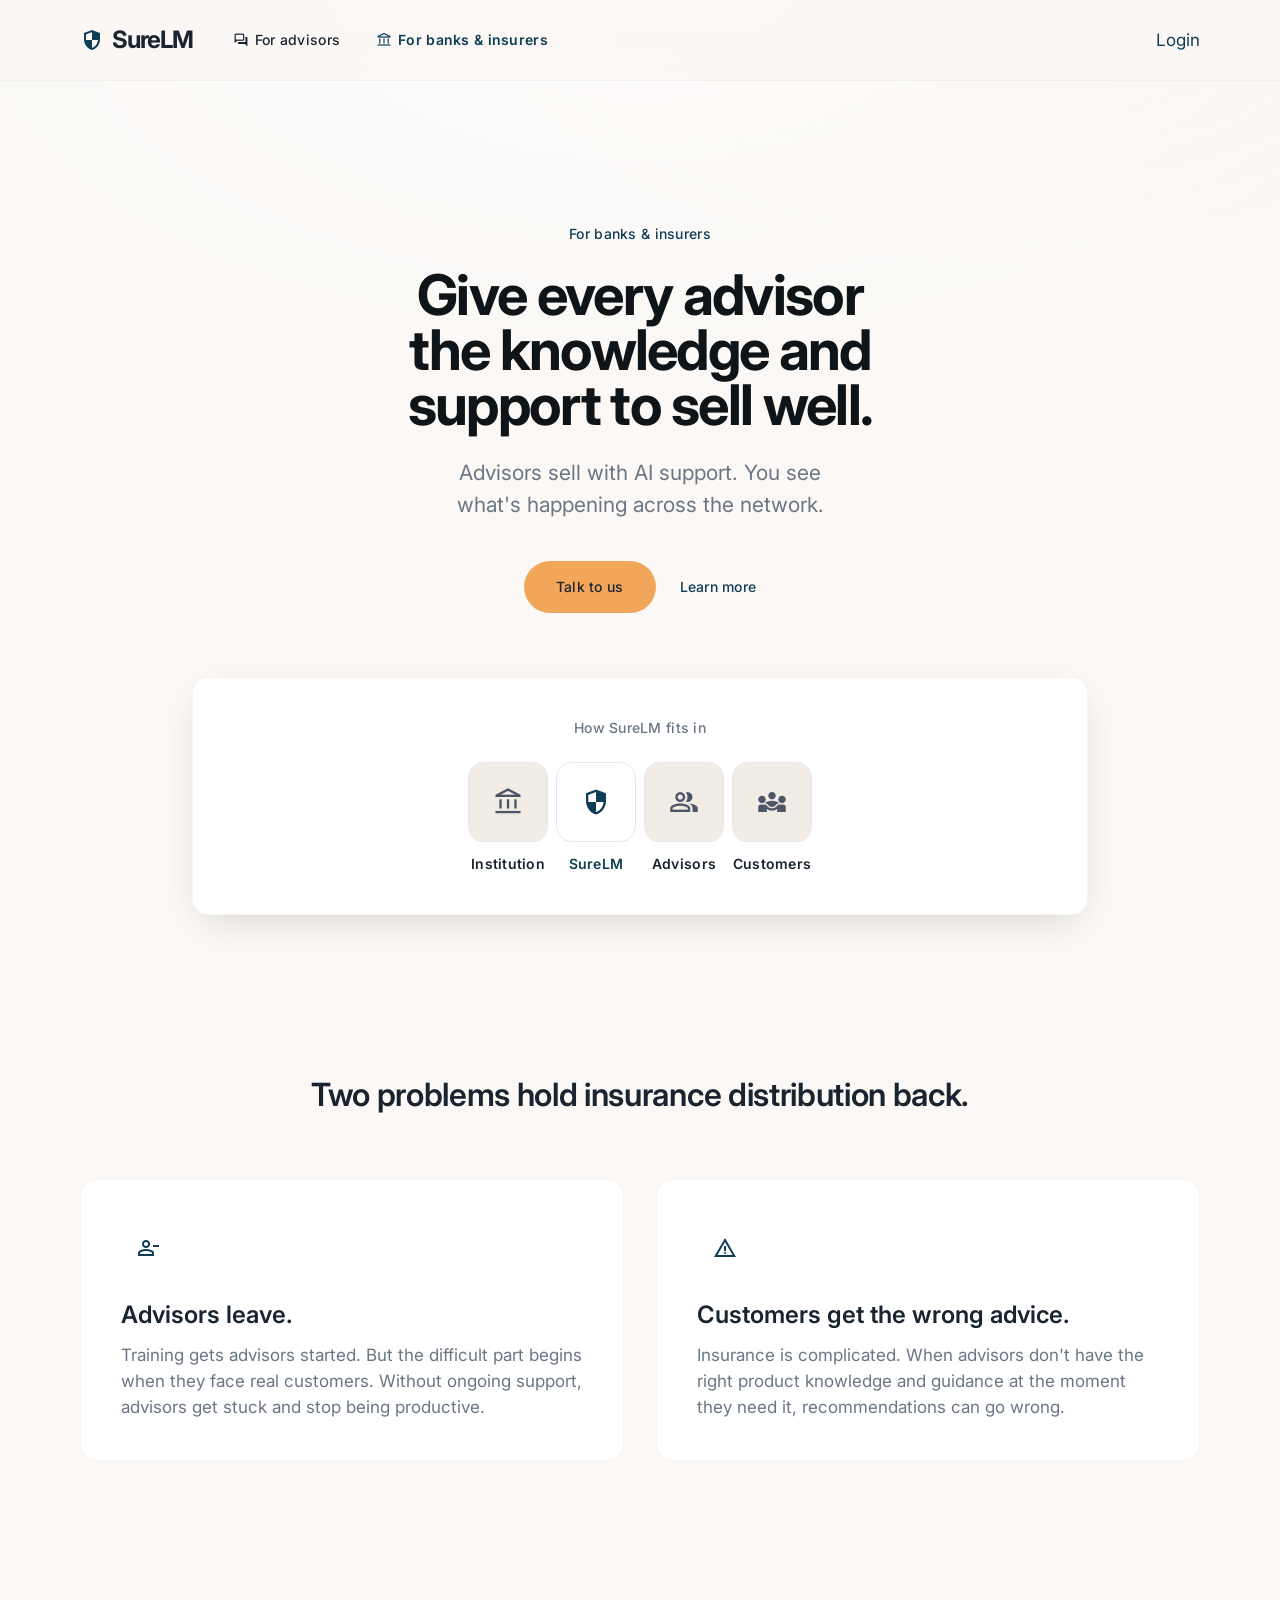
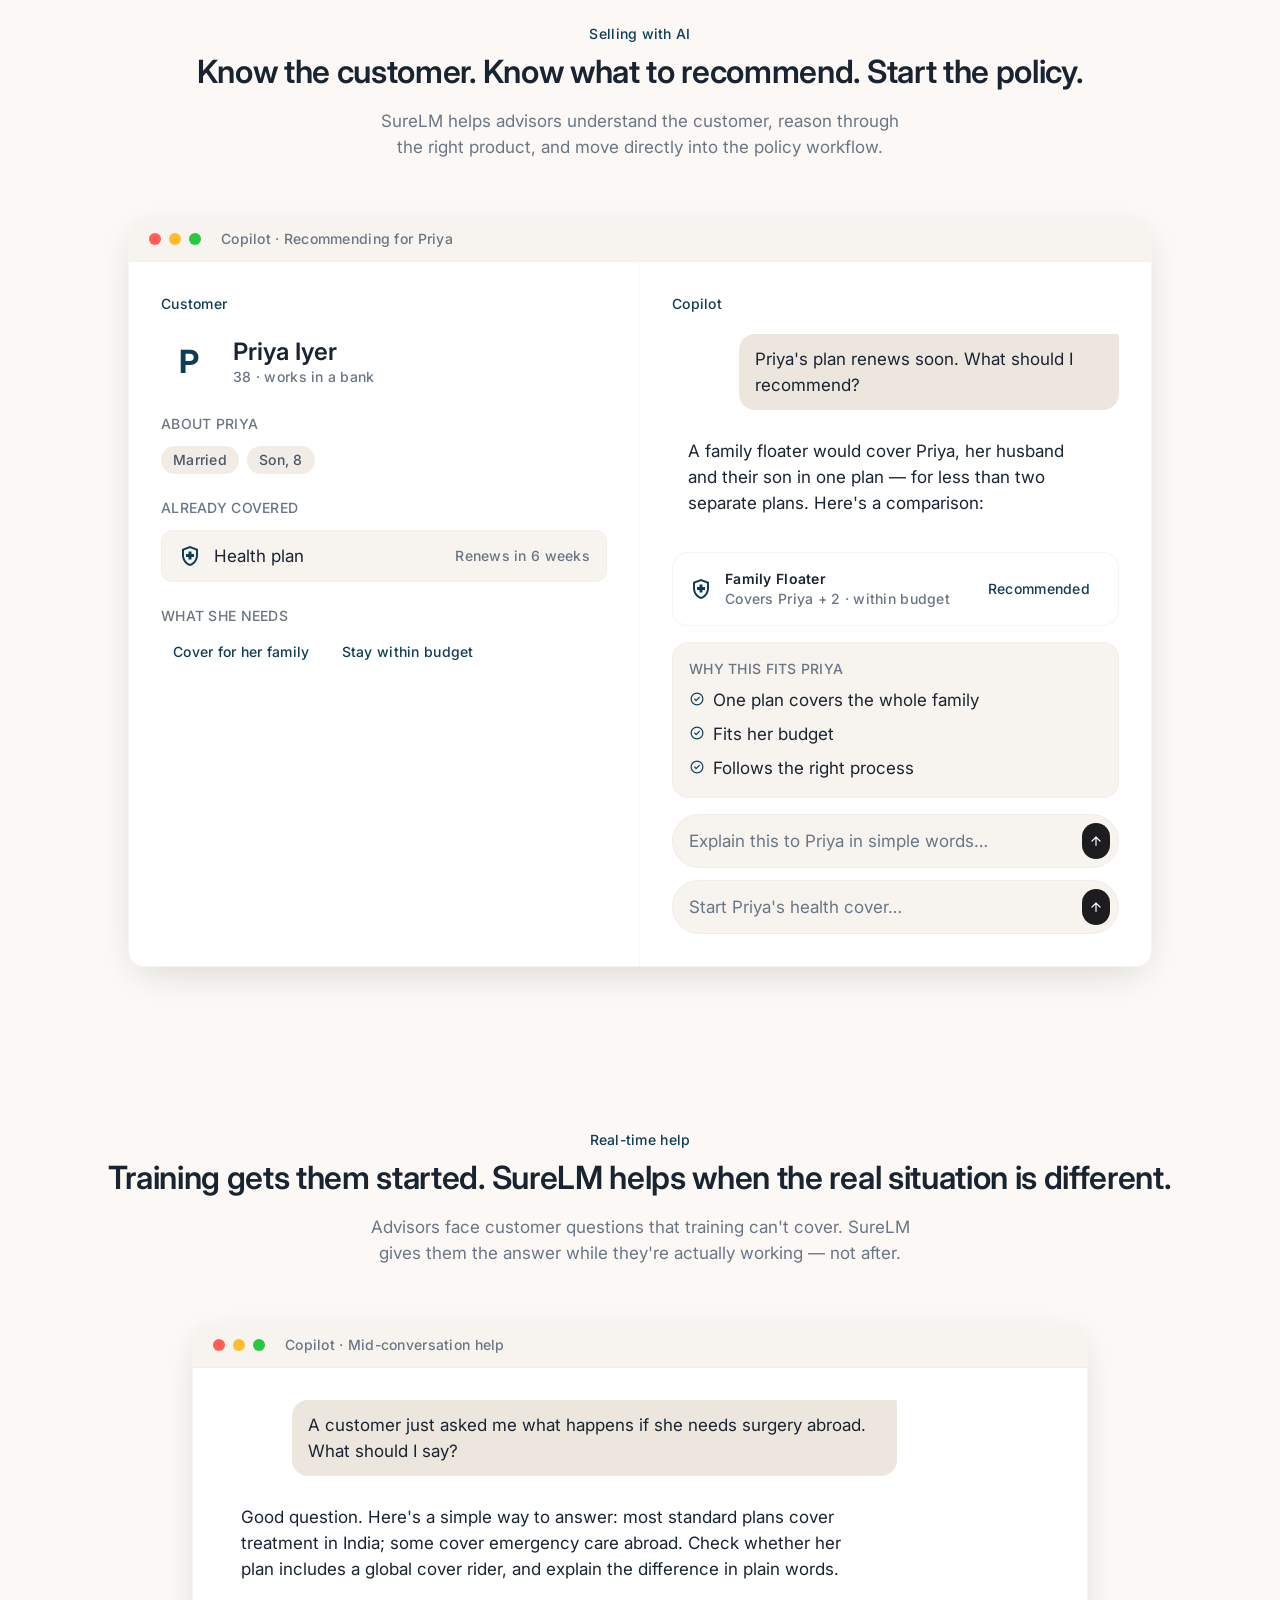
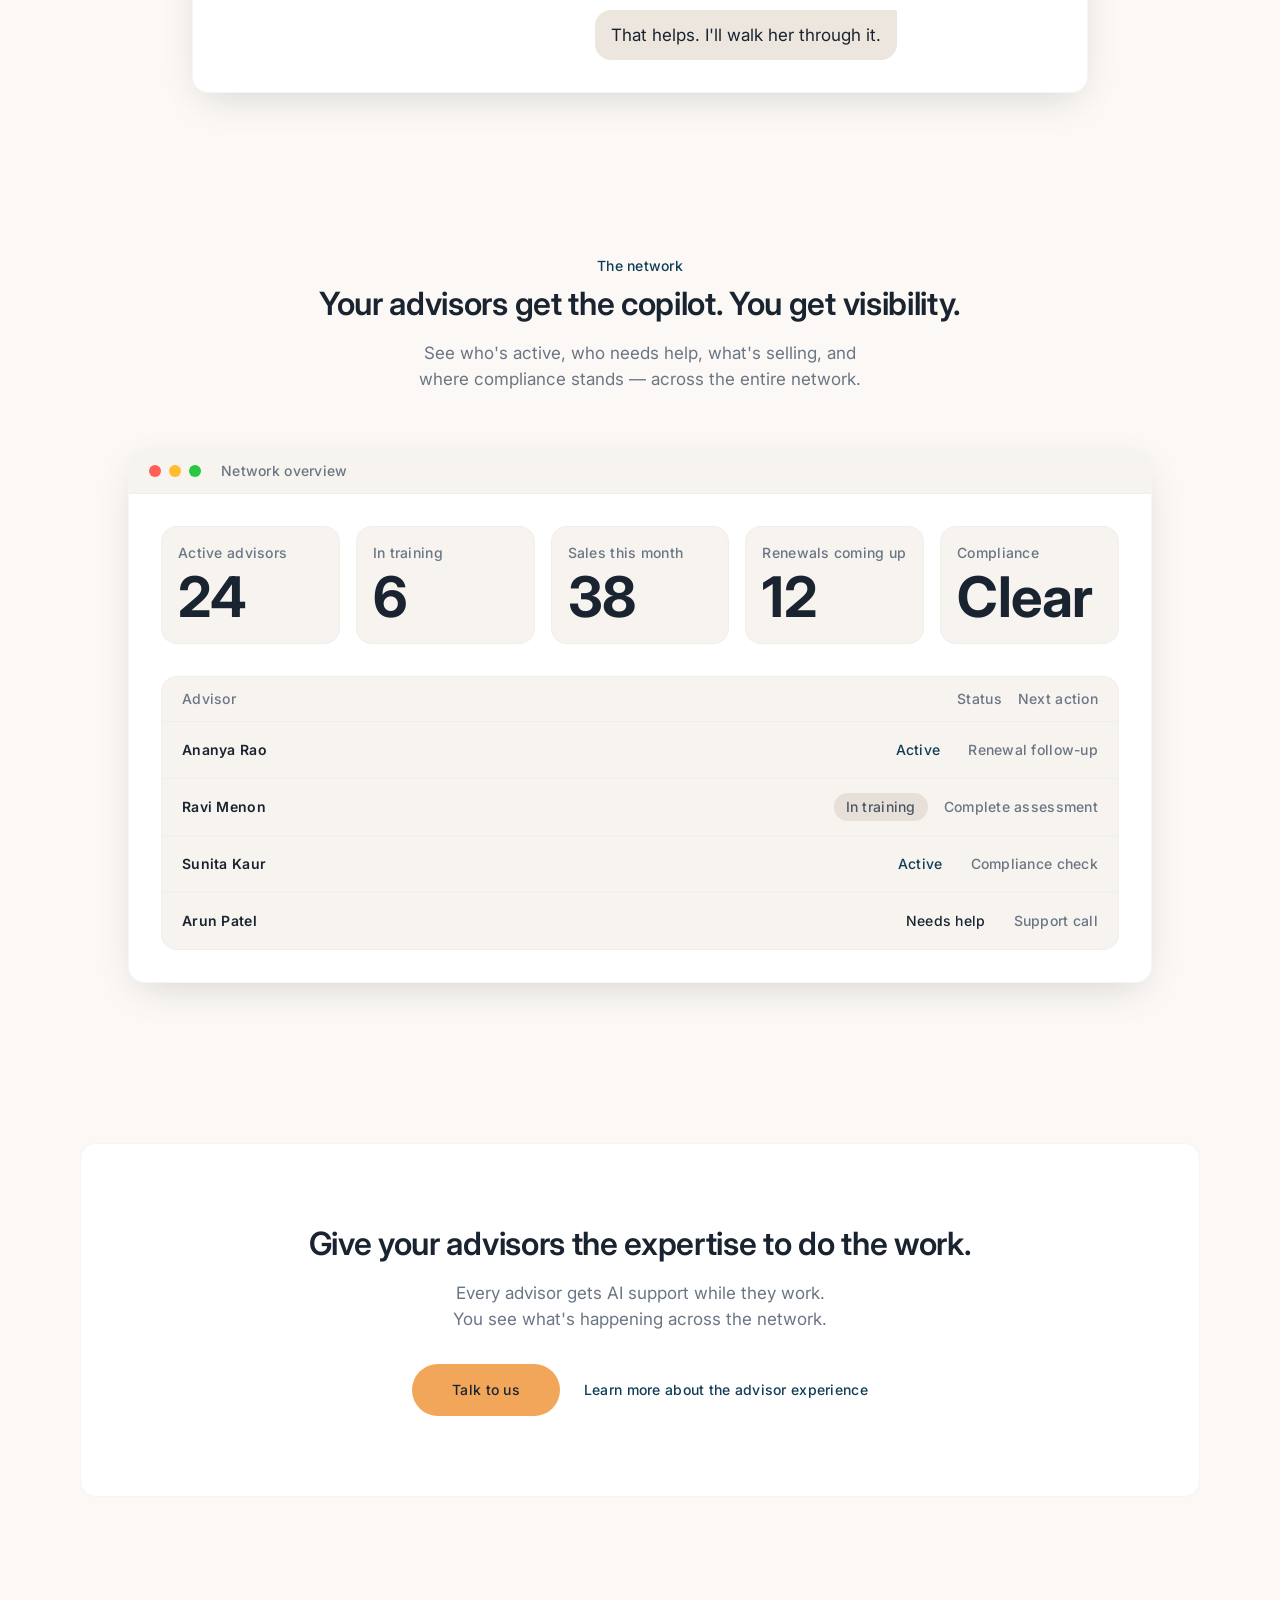
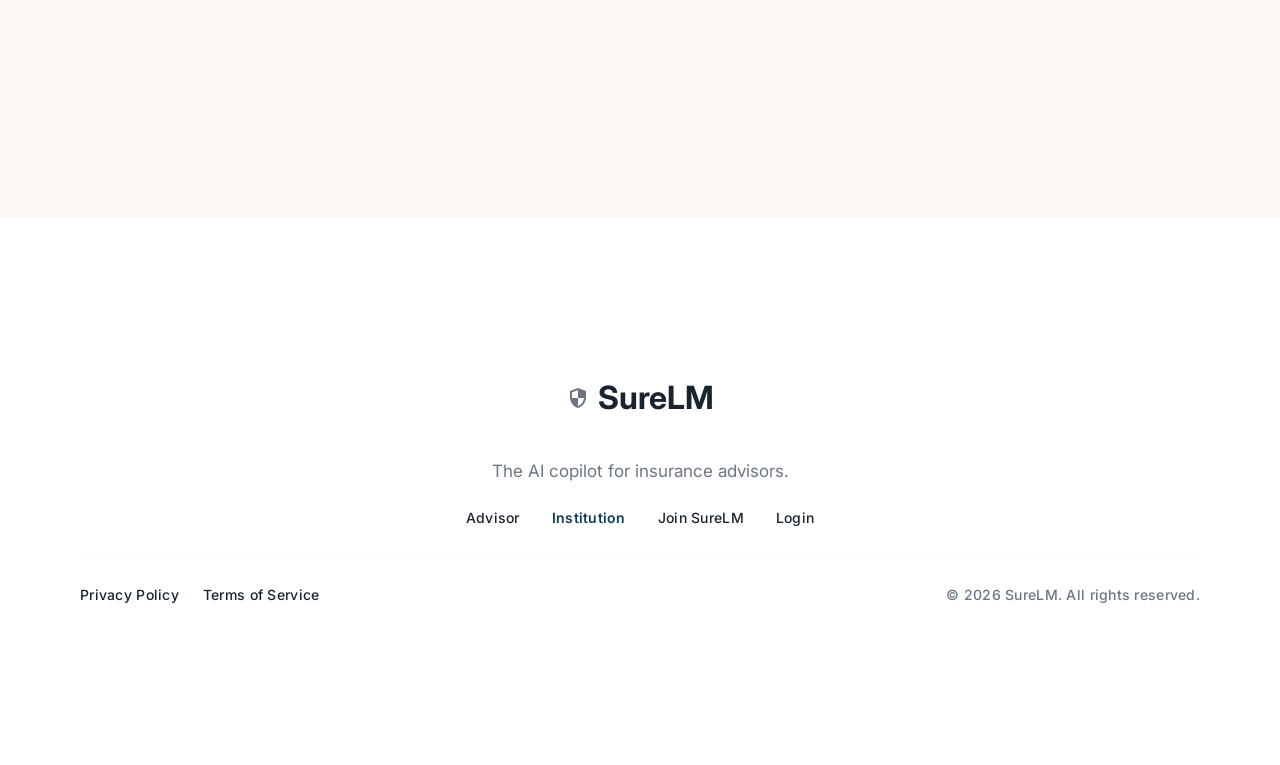
<file: institutions.html>
<!DOCTYPE html>

<html class="scroll-smooth" lang="en"><head>
<meta charset="utf-8"/>
<meta content="width=device-width, initial-scale=1.0" name="viewport"/>
<title>SureLM for banks &amp; insurers | AI copilot for insurance advisors</title>
<meta name="description" content="Give every insurance advisor the knowledge and support to sell well. SureLM provides AI support for advisors and full network visibility for banks and insurers."/>
<link rel="canonical" href="https://surelm.com/institutions.html"/>
<link rel="icon" href="logo.png" type="image/png"/>
<link rel="preconnect" href="https://fonts.googleapis.com"/>
<link rel="preconnect" href="https://fonts.gstatic.com" crossorigin/>
<link href="https://fonts.googleapis.com/css2?family=Material+Symbols+Outlined:wght,FILL@100..700,0..1&amp;display=swap" rel="stylesheet"/>
<link href="https://fonts.googleapis.com/css2?family=Inter:wght@400;500;600;700&amp;display=swap" rel="stylesheet"/>
<link rel="stylesheet" href="assets/css/site.css"/>
<meta property="og:title" content="SureLM for banks &amp; insurers | AI copilot for insurance advisors"/>
<meta property="og:description" content="Give every insurance advisor the knowledge and support to sell well. SureLM provides AI support for advisors and full network visibility for banks and insurers."/>
<meta property="og:url" content="https://surelm.com/institutions.html"/>
<meta property="og:type" content="website"/>
<meta property="og:site_name" content="SureLM"/>
<meta name="twitter:card" content="summary"/>
<meta name="twitter:title" content="SureLM for banks &amp; insurers | AI copilot for insurance advisors"/>
<meta name="twitter:description" content="Give every insurance advisor the knowledge and support to sell well. SureLM provides AI support for advisors and full network visibility for banks and insurers."/>
</head>
<body class="bg-surface text-on-surface antialiased overflow-x-hidden selection:bg-primary selection:text-white">
<a id="main" class="sr-only focus:not-sr-only focus:absolute focus:top-4 focus:left-4 focus:bg-surface-container-lowest focus:px-4 focus:py-2 focus:rounded-full focus:z-50 focus:shadow-lg" href="#content">Skip to content</a>
<!-- TopAppBar -->
<header class="fixed top-0 w-full z-50 bg-surface/80 backdrop-blur-md border-b border-outline-variant/30">
<div class="flex justify-between items-center h-20 px-margin-mobile md:px-margin-desktop max-w-container-max mx-auto">
<div class="flex items-center gap-6">
<a class="flex items-center gap-2" href="index.html">
<span class="material-symbols-outlined text-primary" data-icon="security" data-weight="fill" aria-hidden="true" focusable="false" style="font-variation-settings: 'FILL' 1;">security</span>
<span class="font-display-lg text-headline-lg-mobile tracking-tighter text-on-surface font-bold">SureLM</span>
</a>
<nav class="hidden sm:flex items-center gap-1" aria-label="Main">
<a class="font-label-md text-label-md text-on-secondary-fixed-variant hover:text-primary hover:bg-primary-fixed/50 rounded-full px-4 py-1.5 transition-all duration-300 flex items-center gap-1.5" href="advisor.html">
<span class="material-symbols-outlined text-base" data-icon="forum" aria-hidden="true" focusable="false">forum</span>
For advisors
</a>
<a class="font-label-md text-label-md text-primary font-semibold bg-primary-fixed/50 rounded-full px-4 py-1.5 transition-all duration-300 flex items-center gap-1.5" href="institutions.html">
<span class="material-symbols-outlined text-base" data-icon="account_balance" aria-hidden="true" focusable="false">account_balance</span>
For banks &amp; insurers
</a>
</nav>
</div>
<div class="flex items-center gap-2">
<a class="font-body-md text-body-md text-primary hover:text-primary-container transition-colors duration-300 cursor-pointer" href="https://aiforbharat-six.vercel.app/sign-up">Login</a>
<button id="mobile-nav-toggle" type="button" aria-expanded="false" aria-controls="mobile-nav-panel" aria-label="Open menu" class="sm:hidden material-symbols-outlined text-on-surface p-2 hover:bg-surface-container rounded-full transition-colors">menu</button>
</div>
</div>
<nav id="mobile-nav-panel" class="hidden sm:hidden border-t border-outline-variant/30 bg-surface/95 backdrop-blur-md" aria-label="Main mobile">
<a class="flex items-center gap-2 px-margin-mobile py-4 font-label-md text-label-md text-on-surface hover:bg-surface-container" href="advisor.html">
<span class="material-symbols-outlined text-base" data-icon="forum" aria-hidden="true" focusable="false">forum</span>
For advisors
</a>
<a class="flex items-center gap-2 px-margin-mobile py-4 font-label-md text-label-md text-primary hover:bg-surface-container border-t border-outline-variant/20" href="institutions.html">
<span class="material-symbols-outlined text-base" data-icon="account_balance" aria-hidden="true" focusable="false">account_balance</span>
For banks &amp; insurers
</a>
</nav>
</header>
<main id="content" class="pt-32 pb-section-gap">
<!-- 01 Hero -->
<section class="px-margin-mobile md:px-margin-desktop max-w-container-max mx-auto flex flex-col items-center text-center mt-12 md:mt-24 mb-section-gap">
<span class="font-label-md text-label-md text-primary mb-6">For banks &amp; insurers</span>
<h1 class="font-display-lg text-display-lg tracking-[-0.03em] leading-[0.98] text-charcoal max-w-[800px] mb-6 text-balance">Give every advisor the knowledge and support to sell well.</h1>
<p class="font-body-lg text-body-lg text-secondary max-w-[620px] mb-10 text-balance">Advisors sell with AI support. You see what's happening across the network.</p>
<div class="flex flex-col sm:flex-row items-center gap-6 mb-16 w-full justify-center">
<a class="bg-[#F2A65A] text-[#1A2430] px-8 py-4 rounded-full font-label-md text-label-md transition-all duration-300 hover:-translate-y-0.5 hover:shadow-[0_12px_24px_-8px_rgba(242,166,90,0.35)]" w-full sm:w-auto flex items-center justify-center gap-2" href="mailto:contact@surelm.com?subject=I%27m%20interested%20in%20SureLM">
            Talk to us
            
</a>
<a class="text-primary font-label-md text-label-md hover:opacity-80 transition-opacity flex items-center gap-1 group" href="#selling">
            Learn more
            
</a>
</div>
<div class="w-full max-w-4xl mx-auto rounded-2xl overflow-hidden border border-outline-variant/30 bg-surface-container-lowest shadow-[0_12px_40px_-12px_rgba(15,20,25,0.18)] p-6 md:p-10 text-left">
<p class="font-label-md text-label-md text-secondary mb-6 text-center">How SureLM fits in</p>
<div class="flex flex-col md:flex-row items-center justify-center gap-4 md:gap-2">
<div class="flex flex-col items-center gap-3 text-center w-full md:w-auto">
<div class="w-20 h-20 rounded-2xl bg-surface-container flex flex-col items-center justify-center border border-outline-variant/30">
<span class="material-symbols-outlined text-3xl text-on-surface-variant" data-icon="account_balance" aria-hidden="true" focusable="false">account_balance</span>
</div>
<p class="font-label-md text-label-md font-semibold text-on-surface">Institution</p>
</div>

<div class="flex flex-col items-center gap-3 text-center w-full md:w-auto">
<div class="w-20 h-20 rounded-2xl bg-primary-fixed flex flex-col items-center justify-center border border-primary-fixed-dim">
<span class="material-symbols-outlined text-3xl text-primary" data-icon="security" data-weight="fill" aria-hidden="true" focusable="false" style="font-variation-settings: 'FILL' 1;">security</span>
</div>
<p class="font-label-md text-label-md font-semibold text-primary">SureLM</p>
</div>

<div class="flex flex-col items-center gap-3 text-center w-full md:w-auto">
<div class="w-20 h-20 rounded-2xl bg-surface-container flex flex-col items-center justify-center border border-outline-variant/30">
<span class="material-symbols-outlined text-3xl text-on-surface-variant" data-icon="group" aria-hidden="true" focusable="false">group</span>
</div>
<p class="font-label-md text-label-md font-semibold text-on-surface">Advisors</p>
</div>

<div class="flex flex-col items-center gap-3 text-center w-full md:w-auto">
<div class="w-20 h-20 rounded-2xl bg-surface-container flex flex-col items-center justify-center border border-outline-variant/30">
<span class="material-symbols-outlined text-3xl text-on-surface-variant" data-icon="diversity_3" aria-hidden="true" focusable="false">diversity_3</span>
</div>
<p class="font-label-md text-label-md font-semibold text-on-surface">Customers</p>
</div>
</div>
</div>
</section>
<!-- 02 The problem -->
<section class="px-margin-mobile md:px-margin-desktop max-w-container-max mx-auto mb-section-gap scroll-mt-32">
<div class="text-center mb-16">
<h2 class="font-headline-lg-mobile md:font-headline-lg text-headline-lg-mobile md:text-headline-lg text-on-surface mb-4 text-balance">Two problems hold insurance distribution back.</h2>
</div>
<div class="grid grid-cols-1 md:grid-cols-2 gap-8">
<div class="bg-surface-container-lowest rounded-2xl p-10 border border-outline-variant/30 flex flex-col items-start text-left">
<div class="w-14 h-14 rounded-full bg-primary-fixed flex items-center justify-center mb-6">
<span class="material-symbols-outlined text-primary" data-icon="person_remove" aria-hidden="true" focusable="false">person_remove</span>
</div>
<h3 class="font-headline-lg-mobile text-headline-lg-mobile text-on-surface mb-3 text-balance">Advisors leave.</h3>
<p class="font-body-md text-body-md text-secondary">Training gets advisors started. But the difficult part begins when they face real customers. Without ongoing support, advisors get stuck and stop being productive.</p>
</div>
<div class="bg-surface-container-lowest rounded-2xl p-10 border border-outline-variant/30 flex flex-col items-start text-left">
<div class="w-14 h-14 rounded-full bg-primary-fixed flex items-center justify-center mb-6">
<span class="material-symbols-outlined text-primary" data-icon="warning" aria-hidden="true" focusable="false">warning</span>
</div>
<h3 class="font-headline-lg-mobile text-headline-lg-mobile text-on-surface mb-3 text-balance">Customers get the wrong advice.</h3>
<p class="font-body-md text-body-md text-secondary">Insurance is complicated. When advisors don't have the right product knowledge and guidance at the moment they need it, recommendations can go wrong.</p>
</div>
</div>
</section>
<!-- 03 Selling with AI -->
<section class="px-margin-mobile md:px-margin-desktop max-w-container-max mx-auto mb-section-gap scroll-mt-32" id="selling">
<div class="text-center mb-14">
<span class="font-label-md text-label-md text-primary mb-2 inline-block">Selling with AI</span>
<h2 class="font-headline-lg-mobile md:font-headline-lg text-headline-lg-mobile md:text-headline-lg text-on-surface mb-4 text-balance">Know the customer. Know what to recommend. Start the policy.</h2>
<p class="font-body-md text-body-md text-secondary max-w-xl mx-auto text-balance">SureLM helps advisors understand the customer, reason through the right product, and move directly into the policy workflow.</p>
</div>
<div class="w-full max-w-5xl mx-auto rounded-2xl overflow-hidden border border-outline-variant/30 bg-surface-container-lowest shadow-[0_12px_40px_-12px_rgba(15,20,25,0.18)] text-left">
<div class="flex items-center gap-2 px-5 py-3 border-b border-outline-variant/20 bg-surface-container-low">
<span class="window-dot bg-[#ff5f57]"></span>
<span class="window-dot bg-[#febc2e]"></span>
<span class="window-dot bg-[#28c840]"></span>
<span class="ml-3 font-label-md text-label-md text-secondary">Copilot · Recommending for Priya</span>
</div>
<div class="grid md:grid-cols-2">
<div class="p-6 md:p-8 border-b md:border-b-0 md:border-r border-outline-variant/20">
<p class="font-label-md text-label-md text-primary mb-5">Customer</p>
<div class="flex items-center gap-4 mb-6">
<div class="w-14 h-14 rounded-full bg-primary-fixed flex items-center justify-center">
<span class="font-headline-lg text-headline-lg text-primary font-bold">P</span>
</div>
<div>
<p class="font-headline-lg-mobile text-headline-lg-mobile text-on-surface">Priya Iyer</p>
<p class="font-label-md text-label-md text-secondary">38 · works in a bank</p>
</div>
</div>
<p class="font-label-md text-label-md text-secondary mb-3">ABOUT PRIYA</p>
<div class="flex flex-wrap gap-2 mb-6">
<span class="font-label-md text-label-md bg-surface-container rounded-full px-3 py-1 text-on-surface-variant">Married</span>
<span class="font-label-md text-label-md bg-surface-container rounded-full px-3 py-1 text-on-surface-variant">Son, 8</span>
</div>
<p class="font-label-md text-label-md text-secondary mb-3">ALREADY COVERED</p>
<div class="flex items-center justify-between gap-3 bg-surface-container-low rounded-xl border border-outline-variant/20 px-4 py-3 mb-6">
<div class="flex items-center gap-3">
<span class="material-symbols-outlined text-primary" data-icon="health_and_safety" aria-hidden="true" focusable="false">health_and_safety</span>
<p class="font-body-md text-body-md text-on-surface">Health plan</p>
</div>
<span class="font-label-md text-label-md text-secondary">Renews in 6 weeks</span>
</div>
<p class="font-label-md text-label-md text-secondary mb-3">WHAT SHE NEEDS</p>
<div class="flex flex-wrap gap-2">
<span class="font-label-md text-label-md bg-primary-fixed text-primary rounded-full px-3 py-1">Cover for her family</span>
<span class="font-label-md text-label-md bg-primary-fixed text-primary rounded-full px-3 py-1">Stay within budget</span>
</div>
</div>
<div class="p-6 md:p-8">
<p class="font-label-md text-label-md text-primary mb-5">Copilot</p>
<div class="space-y-4 mb-6">
<div class="flex justify-end">
<div class="max-w-[85%] bg-surface-container-high rounded-2xl rounded-tr-sm px-4 py-3">
<p class="font-body-md text-body-md">Priya's plan renews soon. What should I recommend?</p>
</div>
</div>
<div class="flex justify-start">
<div class="max-w-[95%] bg-primary-fixed rounded-2xl rounded-tl-sm px-4 py-3">
<p class="font-body-md text-body-md text-on-surface">A family floater would cover Priya, her husband and their son in one plan — for less than two separate plans. Here's a comparison:</p>
</div>
</div>
</div>
<div class="bg-surface-container-lowest border border-outline-variant/30 rounded-2xl p-4 mb-4">
<div class="flex items-center justify-between gap-3">
<div class="flex items-center gap-3">
<span class="material-symbols-outlined text-primary" data-icon="health_and_safety" aria-hidden="true" focusable="false">health_and_safety</span>
<div>
<p class="font-label-md text-label-md font-semibold text-on-surface">Family Floater</p>
<p class="font-label-md text-label-md text-secondary">Covers Priya + 2 · within budget</p>
</div>
</div>
<span class="font-label-md text-label-md bg-primary-fixed text-primary rounded-full px-3 py-1">Recommended</span>
</div>
</div>
<div class="bg-surface-container-low rounded-2xl border border-outline-variant/20 p-4 mb-4">
<p class="font-label-md text-label-md text-secondary mb-2">WHY THIS FITS PRIYA</p>
<ul class="space-y-2">
<li class="flex items-start gap-2 font-body-md text-body-md text-on-surface"><span class="material-symbols-outlined text-primary text-base" data-icon="check_circle" aria-hidden="true" focusable="false">check_circle</span>One plan covers the whole family</li>
<li class="flex items-start gap-2 font-body-md text-body-md text-on-surface"><span class="material-symbols-outlined text-primary text-base" data-icon="check_circle" aria-hidden="true" focusable="false">check_circle</span>Fits her budget</li>
<li class="flex items-start gap-2 font-body-md text-body-md text-on-surface"><span class="material-symbols-outlined text-primary text-base" data-icon="check_circle" aria-hidden="true" focusable="false">check_circle</span>Follows the right process</li>
</ul>
</div>
<div class="flex items-center gap-3 bg-surface-container-low border border-outline-variant/30 rounded-full pl-4 pr-2 py-2">
<span class="font-body-md text-body-md text-secondary truncate">Explain this to Priya in simple words…</span>
<span class="material-symbols-outlined text-white bg-[#1D1D1F] rounded-full p-1.5 text-base ml-auto" data-icon="arrow_upward" aria-hidden="true" focusable="false">arrow_upward</span>
</div>
<div class="flex items-center gap-3 bg-surface-container-low border border-outline-variant/30 rounded-full pl-4 pr-2 py-2 mt-3">
<span class="font-body-md text-body-md text-secondary truncate">Start Priya's health cover…</span>
<span class="material-symbols-outlined text-white bg-[#1D1D1F] rounded-full p-1.5 text-base ml-auto" data-icon="arrow_upward" aria-hidden="true" focusable="false">arrow_upward</span>
</div>
</div>
</div>
</div>
</section>
<!-- 04 Real-time help -->
<section class="px-margin-mobile md:px-margin-desktop max-w-container-max mx-auto mb-section-gap scroll-mt-32" id="support">
<div class="text-center mb-14">
<span class="font-label-md text-label-md text-primary mb-2 inline-block">Real-time help</span>
<h2 class="font-headline-lg-mobile md:font-headline-lg text-headline-lg-mobile md:text-headline-lg text-on-surface mb-4 text-balance">Training gets them started. SureLM helps when the real situation is different.</h2>
<p class="font-body-md text-body-md text-secondary max-w-xl mx-auto text-balance">Advisors face customer questions that training can't cover. SureLM gives them the answer while they're actually working — not after.</p>
</div>
<div class="w-full max-w-4xl mx-auto rounded-2xl overflow-hidden border border-outline-variant/30 bg-surface-container-lowest shadow-[0_12px_40px_-12px_rgba(15,20,25,0.18)] text-left">
<div class="flex items-center gap-2 px-5 py-3 border-b border-outline-variant/20 bg-surface-container-low">
<span class="window-dot bg-[#ff5f57]"></span>
<span class="window-dot bg-[#febc2e]"></span>
<span class="window-dot bg-[#28c840]"></span>
<span class="ml-3 font-label-md text-label-md text-secondary">Copilot · Mid-conversation help</span>
</div>
<div class="p-6 md:p-8">
<div class="space-y-4 max-w-2xl">
<div class="flex justify-end">
<div class="max-w-[90%] bg-surface-container-high rounded-2xl rounded-tr-sm px-4 py-3">
<p class="font-body-md text-body-md">A customer just asked me what happens if she needs surgery abroad. What should I say?</p>
</div>
</div>
<div class="flex justify-start">
<div class="max-w-[95%] bg-primary-fixed rounded-2xl rounded-tl-sm px-4 py-3">
<p class="font-body-md text-body-md text-on-surface">Good question. Here's a simple way to answer: most standard plans cover treatment in India; some cover emergency care abroad. Check whether her plan includes a global cover rider, and explain the difference in plain words.</p>
</div>
</div>
<div class="flex justify-end">
<div class="max-w-[90%] bg-surface-container-high rounded-2xl rounded-tr-sm px-4 py-3">
<p class="font-body-md text-body-md">That helps. I'll walk her through it.</p>
</div>
</div>
</div>
</div>
</div>
</section>
<!-- 05 The network -->
<section class="px-margin-mobile md:px-margin-desktop max-w-container-max mx-auto mb-section-gap scroll-mt-32" id="network">
<div class="text-center mb-14">
<span class="font-label-md text-label-md text-primary mb-2 inline-block">The network</span>
<h2 class="font-headline-lg-mobile md:font-headline-lg text-headline-lg-mobile md:text-headline-lg text-on-surface mb-4 text-balance">Your advisors get the copilot. You get visibility.</h2>
<p class="font-body-md text-body-md text-secondary max-w-xl mx-auto text-balance">See who's active, who needs help, what's selling, and where compliance stands — across the entire network.</p>
</div>
<div class="w-full max-w-5xl mx-auto rounded-2xl overflow-hidden border border-outline-variant/30 bg-surface-container-lowest shadow-[0_12px_40px_-12px_rgba(15,20,25,0.18)] text-left">
<div class="flex items-center gap-2 px-5 py-3 border-b border-outline-variant/20 bg-surface-container-low">
<span class="window-dot bg-[#ff5f57]"></span>
<span class="window-dot bg-[#febc2e]"></span>
<span class="window-dot bg-[#28c840]"></span>
<span class="ml-3 font-label-md text-label-md text-secondary">Network overview</span>
</div>
<div class="p-6 md:p-8">
<div class="grid grid-cols-2 md:grid-cols-5 gap-4 mb-8">
<div class="bg-surface-container-low rounded-2xl border border-outline-variant/20 p-4">
<p class="font-label-md text-label-md text-secondary mb-1">Active advisors</p>
<p class="font-display-lg text-display-lg text-on-surface">24</p>
</div>
<div class="bg-surface-container-low rounded-2xl border border-outline-variant/20 p-4">
<p class="font-label-md text-label-md text-secondary mb-1">In training</p>
<p class="font-display-lg text-display-lg text-on-surface">6</p>
</div>
<div class="bg-surface-container-low rounded-2xl border border-outline-variant/20 p-4">
<p class="font-label-md text-label-md text-secondary mb-1">Sales this month</p>
<p class="font-display-lg text-display-lg text-on-surface">38</p>
</div>
<div class="bg-surface-container-low rounded-2xl border border-outline-variant/20 p-4">
<p class="font-label-md text-label-md text-secondary mb-1">Renewals coming up</p>
<p class="font-display-lg text-display-lg text-on-surface">12</p>
</div>
<div class="bg-surface-container-low rounded-2xl border border-outline-variant/20 p-4">
<p class="font-label-md text-label-md text-secondary mb-1">Compliance</p>
<p class="font-display-lg text-display-lg text-on-surface">Clear</p>
</div>
</div>
<div class="bg-surface-container-low rounded-2xl border border-outline-variant/20 overflow-hidden">
<div class="grid grid-cols-[1fr_auto_auto] gap-4 px-5 py-3 border-b border-outline-variant/20">
<span class="font-label-md text-label-md text-secondary">Advisor</span>
<span class="font-label-md text-label-md text-secondary hidden sm:block">Status</span>
<span class="font-label-md text-label-md text-secondary">Next action</span>
</div>
<div class="divide-y divide-outline-variant/20">
<div class="grid grid-cols-[1fr_auto_auto] gap-4 px-5 py-3.5 items-center">
<p class="font-label-md text-label-md font-semibold text-on-surface">Ananya Rao</p>
<span class="font-label-md text-label-md bg-primary-fixed text-primary rounded-full px-3 py-1 hidden sm:block">Active</span>
<span class="font-label-md text-label-md text-secondary text-right">Renewal follow-up</span>
</div>
<div class="grid grid-cols-[1fr_auto_auto] gap-4 px-5 py-3.5 items-center">
<p class="font-label-md text-label-md font-semibold text-on-surface">Ravi Menon</p>
<span class="font-label-md text-label-md bg-surface-container-highest text-on-surface-variant rounded-full px-3 py-1 hidden sm:block">In training</span>
<span class="font-label-md text-label-md text-secondary text-right">Complete assessment</span>
</div>
<div class="grid grid-cols-[1fr_auto_auto] gap-4 px-5 py-3.5 items-center">
<p class="font-label-md text-label-md font-semibold text-on-surface">Sunita Kaur</p>
<span class="font-label-md text-label-md bg-primary-fixed text-primary rounded-full px-3 py-1 hidden sm:block">Active</span>
<span class="font-label-md text-label-md text-secondary text-right">Compliance check</span>
</div>
<div class="grid grid-cols-[1fr_auto_auto] gap-4 px-5 py-3.5 items-center">
<p class="font-label-md text-label-md font-semibold text-on-surface">Arun Patel</p>
<span class="font-label-md text-label-md bg-error-container text-on-error-container rounded-full px-3 py-1 hidden sm:block">Needs help</span>
<span class="font-label-md text-label-md text-secondary text-right">Support call</span>
</div>
</div>
</div>
</div>
</div>
</section>
<!-- 06 Final CTA -->
<section class="px-margin-mobile md:px-margin-desktop max-w-container-max mx-auto">
<div class="bg-surface-container-lowest rounded-2xl border border-outline-variant/30 py-20 px-6 flex flex-col items-center text-center">
<h2 class="font-headline-lg-mobile md:font-headline-lg text-headline-lg-mobile md:text-headline-lg text-on-surface mb-4 text-balance">Give your advisors the expertise to do the work.</h2>
<p class="font-body-md text-body-md text-secondary max-w-xl mx-auto mb-8 text-balance">Every advisor gets AI support while they work. You see what's happening across the network.</p>
<div class="flex flex-col sm:flex-row items-center gap-6 justify-center">
<a class="bg-[#F2A65A] text-[#1A2430] px-10 py-4 rounded-full font-label-md text-label-md transition-all duration-300 hover:bg-opacity-90 hover:-translate-y-0.5 hover:shadow-[0_12px_28px_-10px_rgba(63,191,191,0.25)] hover:border hover:border-teal/40 flex items-center justify-center gap-2 w-full sm:w-auto" href="mailto:contact@surelm.com?subject=Let%27s%20talk%20about%20SureLM">
              Talk to us
              
</a>
<a class="text-primary font-label-md text-label-md hover:opacity-80 transition-opacity flex items-center gap-1 group" href="advisor.html">
              Learn more about the advisor experience
              
</a>
</div>
</div>
</section>
</main>
<!-- Footer -->
<footer class="w-full py-section-gap mt-section-gap border-t border-outline-variant/20 bg-surface-container-lowest">
<div class="flex flex-col items-center justify-center space-y-gutter px-margin-mobile md:px-margin-desktop w-full max-w-container-max mx-auto">
<div class="flex items-center gap-2 mb-4">
<span class="material-symbols-outlined text-secondary" data-icon="security" data-weight="fill" aria-hidden="true" focusable="false" style="font-variation-settings: 'FILL' 1;">security</span>
<span class="font-headline-lg text-headline-lg font-bold text-on-surface">SureLM</span>
</div>
<p class="font-body-md text-body-md text-secondary text-center max-w-md mb-10">The AI copilot for insurance advisors.</p>
<nav class="flex flex-col md:flex-row items-center gap-8 mb-16" aria-label="Footer">
<a class="font-label-md text-label-md text-on-secondary-fixed-variant hover:text-primary transition-all cursor-pointer flex items-center gap-1 group" href="advisor.html">
            Advisor
            
</a>
<a class="font-label-md text-label-md text-primary font-semibold flex items-center gap-1 group" href="institutions.html">
            Institution
            
</a>
<a class="font-label-md text-label-md text-on-secondary-fixed-variant hover:text-primary transition-all cursor-pointer flex items-center gap-1 group" href="http://apply.surelm.com">
            Join SureLM
            
</a>
<a class="font-label-md text-label-md text-on-secondary-fixed-variant hover:text-primary transition-all cursor-pointer flex items-center gap-1 group" href="https://aiforbharat-six.vercel.app/sign-up">
            Login
            
</a>
</nav>
<div class="flex flex-col md:flex-row items-center justify-between w-full pt-8 border-t border-outline-variant/10 gap-4">
<div class="flex flex-wrap justify-center gap-6">
<a class="font-label-md text-label-md text-on-secondary-fixed-variant hover:text-primary transition-all" href="privacy.html">Privacy Policy</a>
<a class="font-label-md text-label-md text-on-secondary-fixed-variant hover:text-primary transition-all" href="terms.html">Terms of Service</a>
</div>
<p class="font-label-md text-label-md text-secondary">© 2026 SureLM. All rights reserved.</p>
</div>
</div>
</footer>
<script src="assets/js/main.js"></script>
</body></html>
</file>
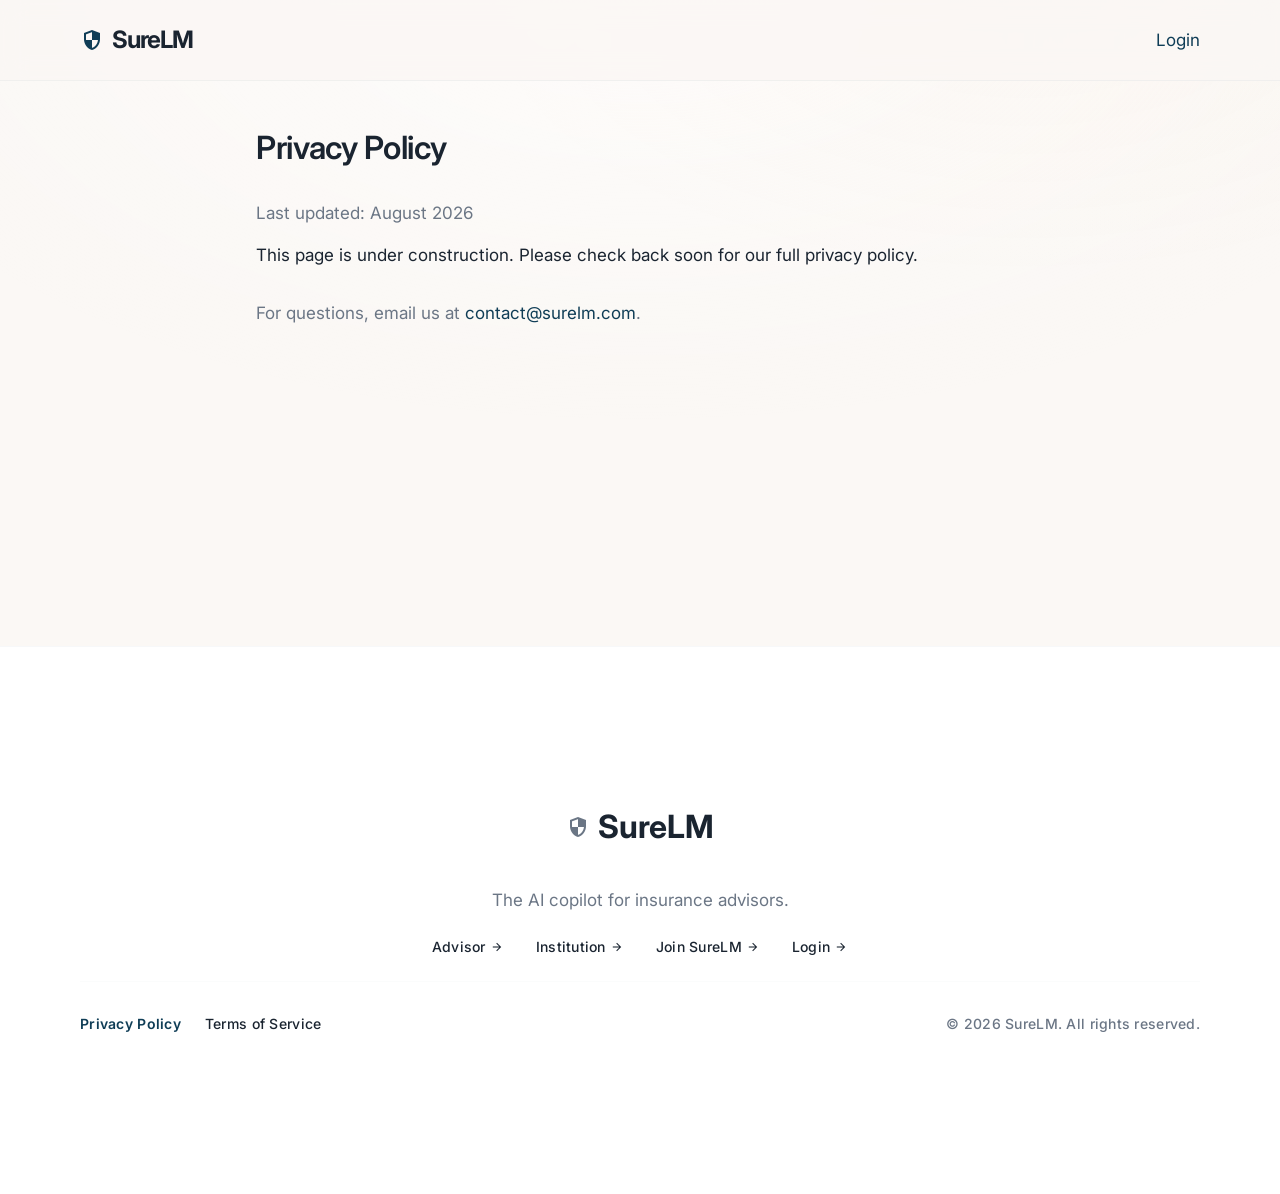
<file: privacy.html>
<!DOCTYPE html>
<html class="scroll-smooth" lang="en"><head>
<meta charset="utf-8"/>
<meta content="width=device-width, initial-scale=1.0" name="viewport"/>
<title>Privacy Policy | SureLM</title>
<meta name="description" content="SureLM privacy policy. Learn how we collect, use, and protect your information."/>
<link rel="canonical" href="https://surelm.com/privacy.html"/>
<link rel="icon" href="logo.png" type="image/png"/>
<link rel="preconnect" href="https://fonts.googleapis.com"/>
<link rel="preconnect" href="https://fonts.gstatic.com" crossorigin/>
<link href="https://fonts.googleapis.com/css2?family=Material+Symbols+Outlined:wght,FILL@100..700,0..1&amp;display=swap" rel="stylesheet"/>
<link href="https://fonts.googleapis.com/css2?family=Inter:wght@400;500;600;700&amp;display=swap" rel="stylesheet"/>
<link rel="stylesheet" href="assets/css/site.css"/>
<meta property="og:title" content="Privacy Policy | SureLM"/>
<meta property="og:description" content="SureLM privacy policy. Learn how we collect, use, and protect your information."/>
<meta property="og:url" content="https://surelm.com/privacy.html"/>
<meta property="og:type" content="website"/>
<meta name="twitter:card" content="summary"/>
<meta name="twitter:title" content="Privacy Policy | SureLM"/>
<meta name="twitter:description" content="SureLM privacy policy. Learn how we collect, use, and protect your information."/>
</head>
<body class="bg-surface text-on-surface antialiased overflow-x-hidden selection:bg-primary selection:text-white">
<a id="main" class="sr-only focus:not-sr-only focus:absolute focus:top-4 focus:left-4 focus:bg-white focus:px-4 focus:py-2 focus:rounded-full focus:z-50 focus:shadow-lg" href="#content">Skip to content</a>
<header class="fixed top-0 w-full z-50 bg-surface/80 backdrop-blur-md border-b border-outline-variant/30">
<div class="flex justify-between items-center h-20 px-margin-mobile md:px-margin-desktop max-w-container-max mx-auto">
<div class="flex items-center gap-6">
<a class="flex items-center gap-2" href="index.html">
<span class="material-symbols-outlined text-primary" aria-hidden="true" focusable="false" data-icon="security" data-weight="fill" style="font-variation-settings: 'FILL' 1;">security</span>
<span class="font-display-lg text-headline-lg-mobile tracking-tighter text-on-surface font-bold">SureLM</span>
</a>
</div>
<div>
<a class="font-body-md text-body-md text-primary hover:text-primary-container transition-colors duration-300 cursor-pointer" href="https://aiforbharat-six.vercel.app/sign-up">Login</a>
</div>
</div>
</header>
<main id="content" class="pt-32 pb-section-gap">
<section class="px-margin-mobile md:px-margin-desktop max-w-container-max mx-auto">
<div class="max-w-3xl mx-auto">
<h1 class="font-headline-lg-mobile md:font-headline-lg text-headline-lg-mobile md:text-headline-lg text-on-surface mb-8">Privacy Policy</h1>
<p class="font-body-md text-body-md text-secondary mb-4">Last updated: August 2026</p>
<p class="font-body-md text-body-md text-on-surface mb-8">This page is under construction. Please check back soon for our full privacy policy.</p>
<p class="font-body-md text-body-md text-secondary">For questions, email us at <a class="text-primary hover:underline" href="mailto:contact@surelm.com?subject=Privacy%20policy%20inquiry">contact@surelm.com</a>.</p>
</div>
</section>
</main>
<footer class="w-full py-section-gap mt-section-gap border-t border-outline-variant/20 bg-surface-container-lowest">
<div class="flex flex-col items-center justify-center space-y-gutter px-margin-mobile md:px-margin-desktop w-full max-w-container-max mx-auto">
<div class="flex items-center gap-2 mb-4">
<span class="material-symbols-outlined text-secondary" aria-hidden="true" focusable="false" data-icon="security" data-weight="fill" style="font-variation-settings: 'FILL' 1;">security</span>
<span class="font-headline-lg text-headline-lg font-bold text-on-surface">SureLM</span>
</div>
<p class="font-body-md text-body-md text-secondary text-center max-w-md mb-10">The AI copilot for insurance advisors.</p>
<nav class="flex flex-col md:flex-row items-center gap-8 mb-16" aria-label="Footer">
<a class="font-label-md text-label-md text-on-secondary-fixed-variant hover:text-primary transition-all cursor-pointer flex items-center gap-1 group" href="advisor.html">
Advisor
<span class="material-symbols-outlined text-sm group-hover:translate-x-1 transition-transform" aria-hidden="true" focusable="false" data-icon="arrow_forward">arrow_forward</span>
</a>
<a class="font-label-md text-label-md text-on-secondary-fixed-variant hover:text-primary transition-all cursor-pointer flex items-center gap-1 group" href="institutions.html">
Institution
<span class="material-symbols-outlined text-sm group-hover:translate-x-1 transition-transform" aria-hidden="true" focusable="false" data-icon="arrow_forward">arrow_forward</span>
</a>
<a class="font-label-md text-label-md text-on-secondary-fixed-variant hover:text-primary transition-all cursor-pointer flex items-center gap-1 group" href="http://apply.surelm.com">
Join SureLM
<span class="material-symbols-outlined text-sm group-hover:translate-x-1 transition-transform" aria-hidden="true" focusable="false" data-icon="arrow_forward">arrow_forward</span>
</a>
<a class="font-label-md text-label-md text-on-secondary-fixed-variant hover:text-primary transition-all cursor-pointer flex items-center gap-1 group" href="https://aiforbharat-six.vercel.app/sign-up">
Login
<span class="material-symbols-outlined text-sm group-hover:translate-x-1 transition-transform" aria-hidden="true" focusable="false" data-icon="arrow_forward">arrow_forward</span>
</a>
</nav>
<div class="flex flex-col md:flex-row items-center justify-between w-full pt-8 border-t border-outline-variant/10 gap-4">
<div class="flex flex-wrap justify-center gap-6">
<a class="font-label-md text-label-md text-primary font-semibold" href="privacy.html">Privacy Policy</a>
<a class="font-label-md text-label-md text-on-secondary-fixed-variant hover:text-primary transition-all" href="terms.html">Terms of Service</a>
</div>
<p class="font-label-md text-label-md text-secondary">&copy; 2026 SureLM. All rights reserved.</p>
</div>
</div>
</footer>
</body></html>
</file>
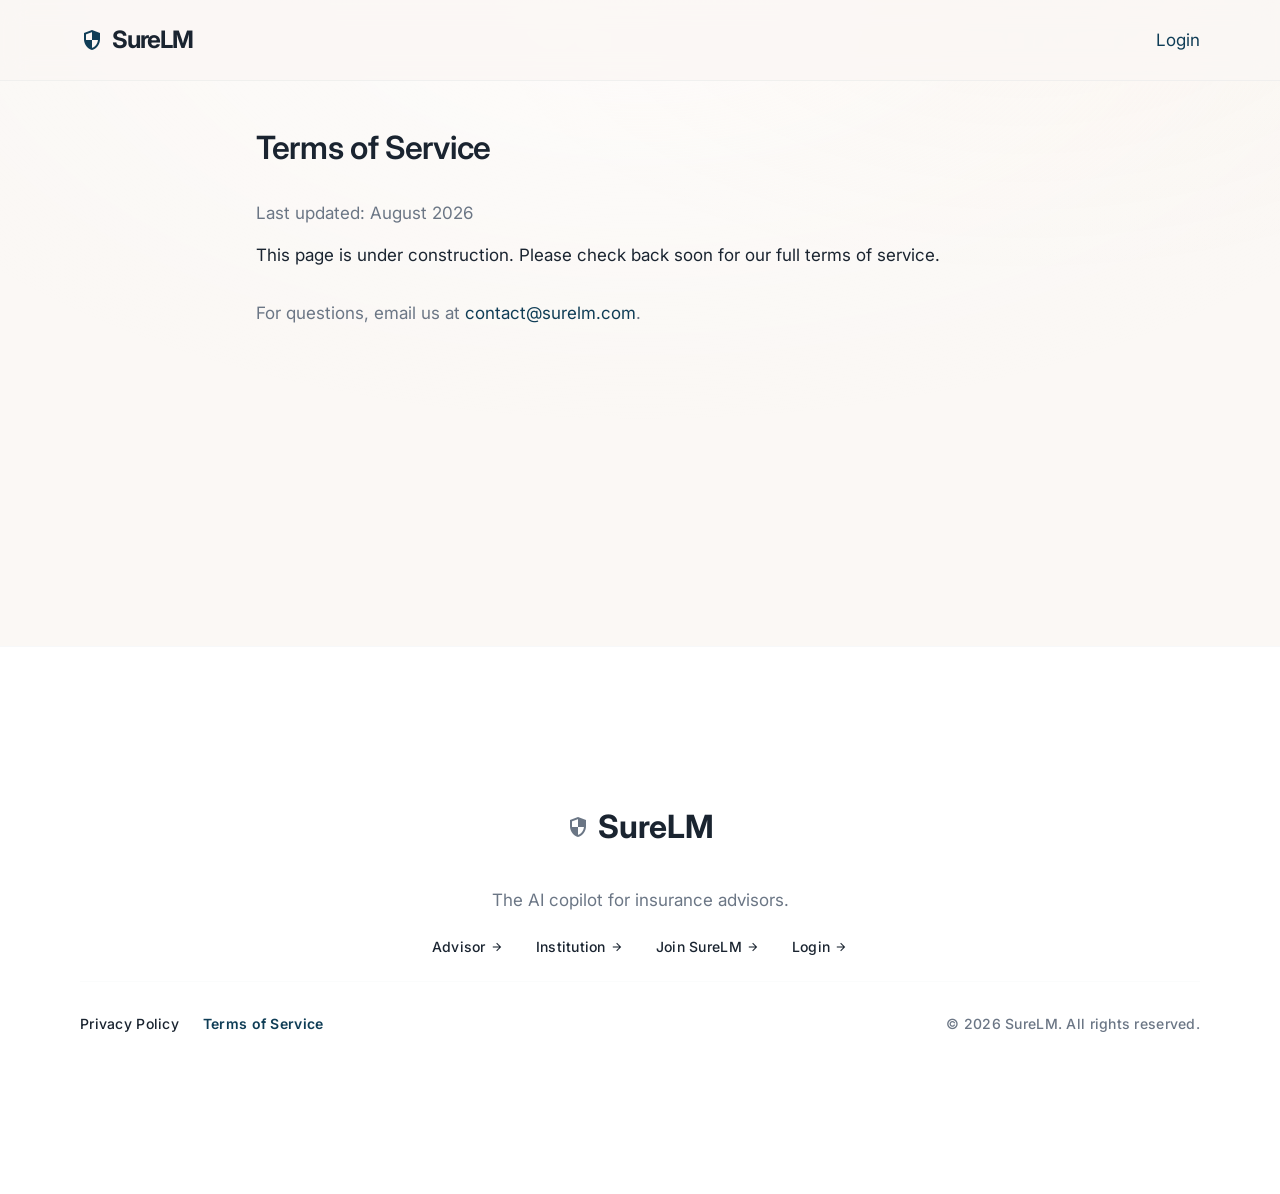
<file: terms.html>
<!DOCTYPE html>
<html class="scroll-smooth" lang="en"><head>
<meta charset="utf-8"/>
<meta content="width=device-width, initial-scale=1.0" name="viewport"/>
<title>Terms of Service | SureLM</title>
<meta name="description" content="SureLM terms of service. Read our terms and conditions for using SureLM."/>
<link rel="canonical" href="https://surelm.com/terms.html"/>
<link rel="icon" href="logo.png" type="image/png"/>
<link rel="preconnect" href="https://fonts.googleapis.com"/>
<link rel="preconnect" href="https://fonts.gstatic.com" crossorigin/>
<link href="https://fonts.googleapis.com/css2?family=Material+Symbols+Outlined:wght,FILL@100..700,0..1&amp;display=swap" rel="stylesheet"/>
<link href="https://fonts.googleapis.com/css2?family=Inter:wght@400;500;600;700&amp;display=swap" rel="stylesheet"/>
<link rel="stylesheet" href="assets/css/site.css"/>
<meta property="og:title" content="Terms of Service | SureLM"/>
<meta property="og:description" content="SureLM terms of service. Read our terms and conditions for using SureLM."/>
<meta property="og:url" content="https://surelm.com/terms.html"/>
<meta property="og:type" content="website"/>
<meta name="twitter:card" content="summary"/>
<meta name="twitter:title" content="Terms of Service | SureLM"/>
<meta name="twitter:description" content="SureLM terms of service. Read our terms and conditions for using SureLM."/>
</head>
<body class="bg-surface text-on-surface antialiased overflow-x-hidden selection:bg-primary selection:text-white">
<a id="main" class="sr-only focus:not-sr-only focus:absolute focus:top-4 focus:left-4 focus:bg-white focus:px-4 focus:py-2 focus:rounded-full focus:z-50 focus:shadow-lg" href="#content">Skip to content</a>
<header class="fixed top-0 w-full z-50 bg-surface/80 backdrop-blur-md border-b border-outline-variant/30">
<div class="flex justify-between items-center h-20 px-margin-mobile md:px-margin-desktop max-w-container-max mx-auto">
<div class="flex items-center gap-6">
<a class="flex items-center gap-2" href="index.html">
<span class="material-symbols-outlined text-primary" aria-hidden="true" focusable="false" data-icon="security" data-weight="fill" style="font-variation-settings: 'FILL' 1;">security</span>
<span class="font-display-lg text-headline-lg-mobile tracking-tighter text-on-surface font-bold">SureLM</span>
</a>
</div>
<div>
<a class="font-body-md text-body-md text-primary hover:text-primary-container transition-colors duration-300 cursor-pointer" href="https://aiforbharat-six.vercel.app/sign-up">Login</a>
</div>
</div>
</header>
<main id="content" class="pt-32 pb-section-gap">
<section class="px-margin-mobile md:px-margin-desktop max-w-container-max mx-auto">
<div class="max-w-3xl mx-auto">
<h1 class="font-headline-lg-mobile md:font-headline-lg text-headline-lg-mobile md:text-headline-lg text-on-surface mb-8">Terms of Service</h1>
<p class="font-body-md text-body-md text-secondary mb-4">Last updated: August 2026</p>
<p class="font-body-md text-body-md text-on-surface mb-8">This page is under construction. Please check back soon for our full terms of service.</p>
<p class="font-body-md text-body-md text-secondary">For questions, email us at <a class="text-primary hover:underline" href="mailto:contact@surelm.com?subject=Terms%20of%20service%20inquiry">contact@surelm.com</a>.</p>
</div>
</section>
</main>
<footer class="w-full py-section-gap mt-section-gap border-t border-outline-variant/20 bg-surface-container-lowest">
<div class="flex flex-col items-center justify-center space-y-gutter px-margin-mobile md:px-margin-desktop w-full max-w-container-max mx-auto">
<div class="flex items-center gap-2 mb-4">
<span class="material-symbols-outlined text-secondary" aria-hidden="true" focusable="false" data-icon="security" data-weight="fill" style="font-variation-settings: 'FILL' 1;">security</span>
<span class="font-headline-lg text-headline-lg font-bold text-on-surface">SureLM</span>
</div>
<p class="font-body-md text-body-md text-secondary text-center max-w-md mb-10">The AI copilot for insurance advisors.</p>
<nav class="flex flex-col md:flex-row items-center gap-8 mb-16" aria-label="Footer">
<a class="font-label-md text-label-md text-on-secondary-fixed-variant hover:text-primary transition-all cursor-pointer flex items-center gap-1 group" href="advisor.html">
Advisor
<span class="material-symbols-outlined text-sm group-hover:translate-x-1 transition-transform" aria-hidden="true" focusable="false" data-icon="arrow_forward">arrow_forward</span>
</a>
<a class="font-label-md text-label-md text-on-secondary-fixed-variant hover:text-primary transition-all cursor-pointer flex items-center gap-1 group" href="institutions.html">
Institution
<span class="material-symbols-outlined text-sm group-hover:translate-x-1 transition-transform" aria-hidden="true" focusable="false" data-icon="arrow_forward">arrow_forward</span>
</a>
<a class="font-label-md text-label-md text-on-secondary-fixed-variant hover:text-primary transition-all cursor-pointer flex items-center gap-1 group" href="http://apply.surelm.com">
Join SureLM
<span class="material-symbols-outlined text-sm group-hover:translate-x-1 transition-transform" aria-hidden="true" focusable="false" data-icon="arrow_forward">arrow_forward</span>
</a>
<a class="font-label-md text-label-md text-on-secondary-fixed-variant hover:text-primary transition-all cursor-pointer flex items-center gap-1 group" href="https://aiforbharat-six.vercel.app/sign-up">
Login
<span class="material-symbols-outlined text-sm group-hover:translate-x-1 transition-transform" aria-hidden="true" focusable="false" data-icon="arrow_forward">arrow_forward</span>
</a>
</nav>
<div class="flex flex-col md:flex-row items-center justify-between w-full pt-8 border-t border-outline-variant/10 gap-4">
<div class="flex flex-wrap justify-center gap-6">
<a class="font-label-md text-label-md text-on-secondary-fixed-variant hover:text-primary transition-all" href="privacy.html">Privacy Policy</a>
<a class="font-label-md text-label-md text-primary font-semibold" href="terms.html">Terms of Service</a>
</div>
<p class="font-label-md text-label-md text-secondary">&copy; 2026 SureLM. All rights reserved.</p>
</div>
</div>
</footer>
</body></html>
</file>
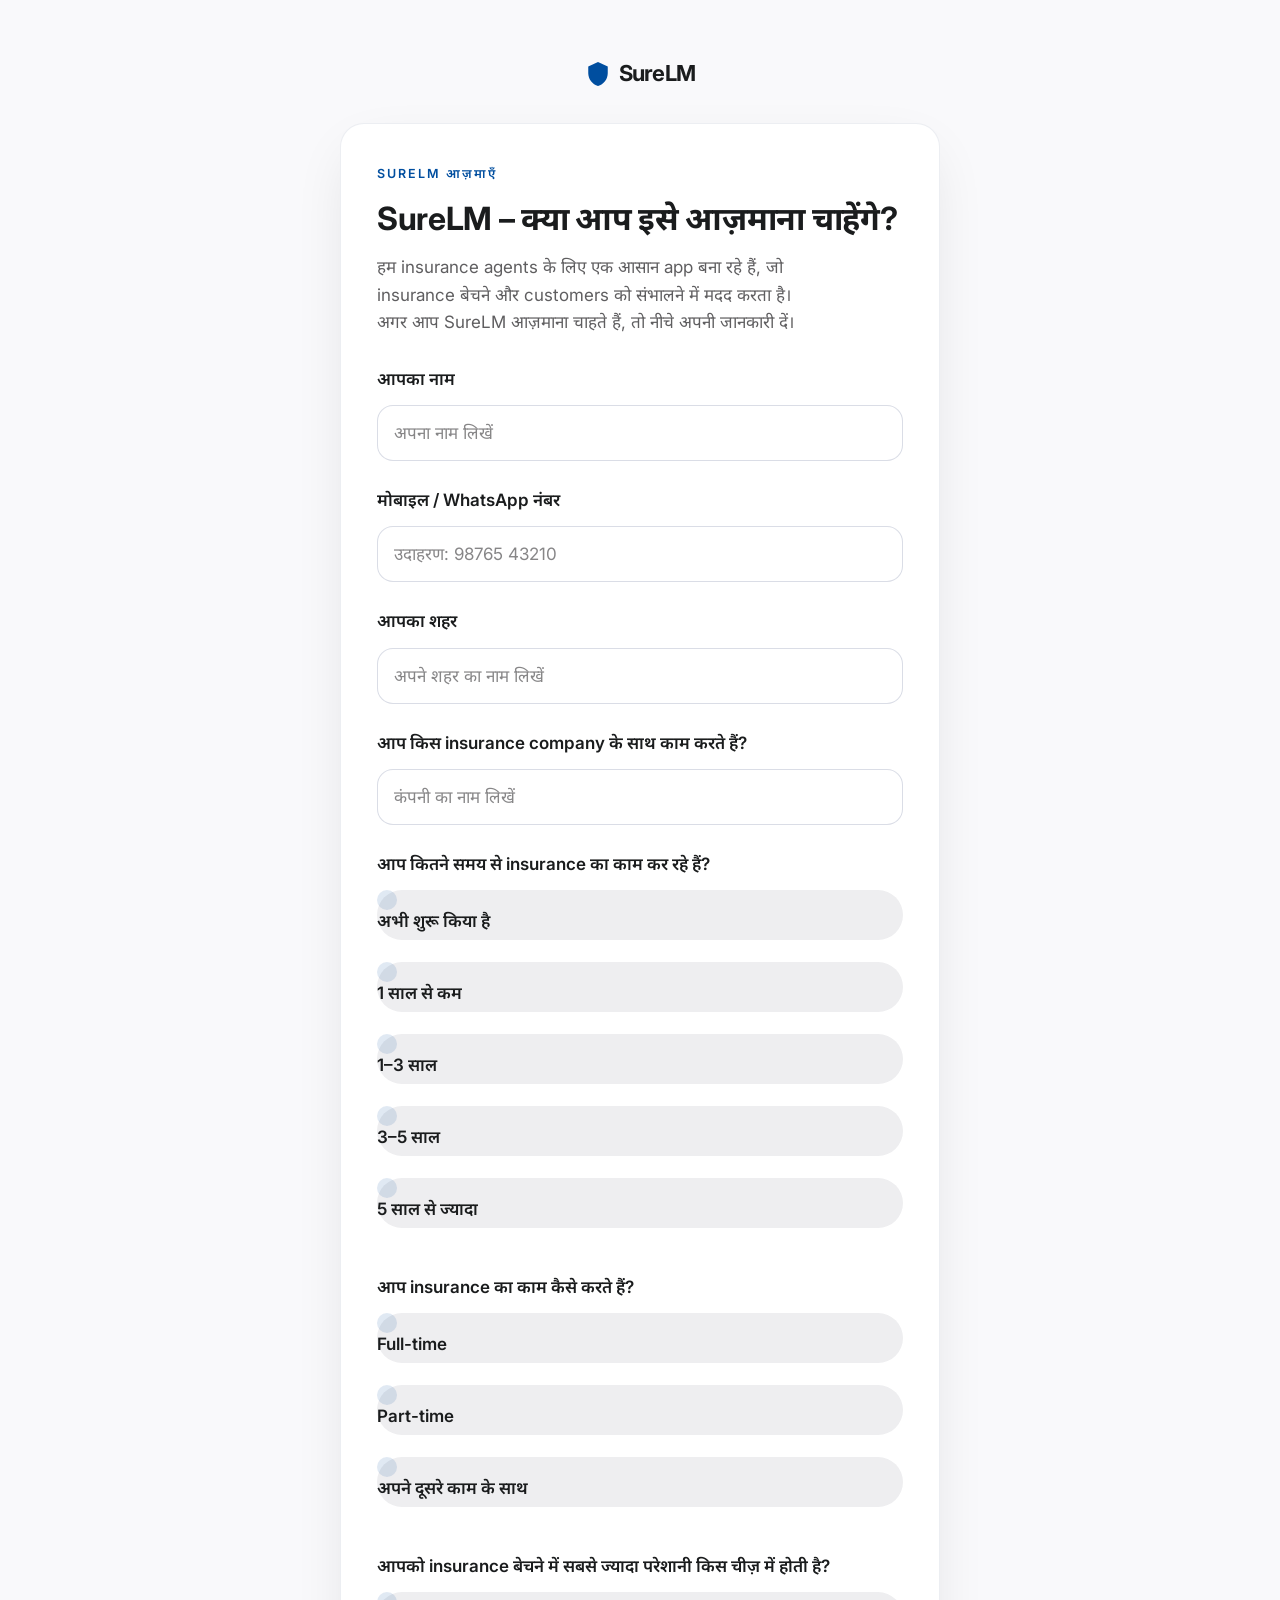
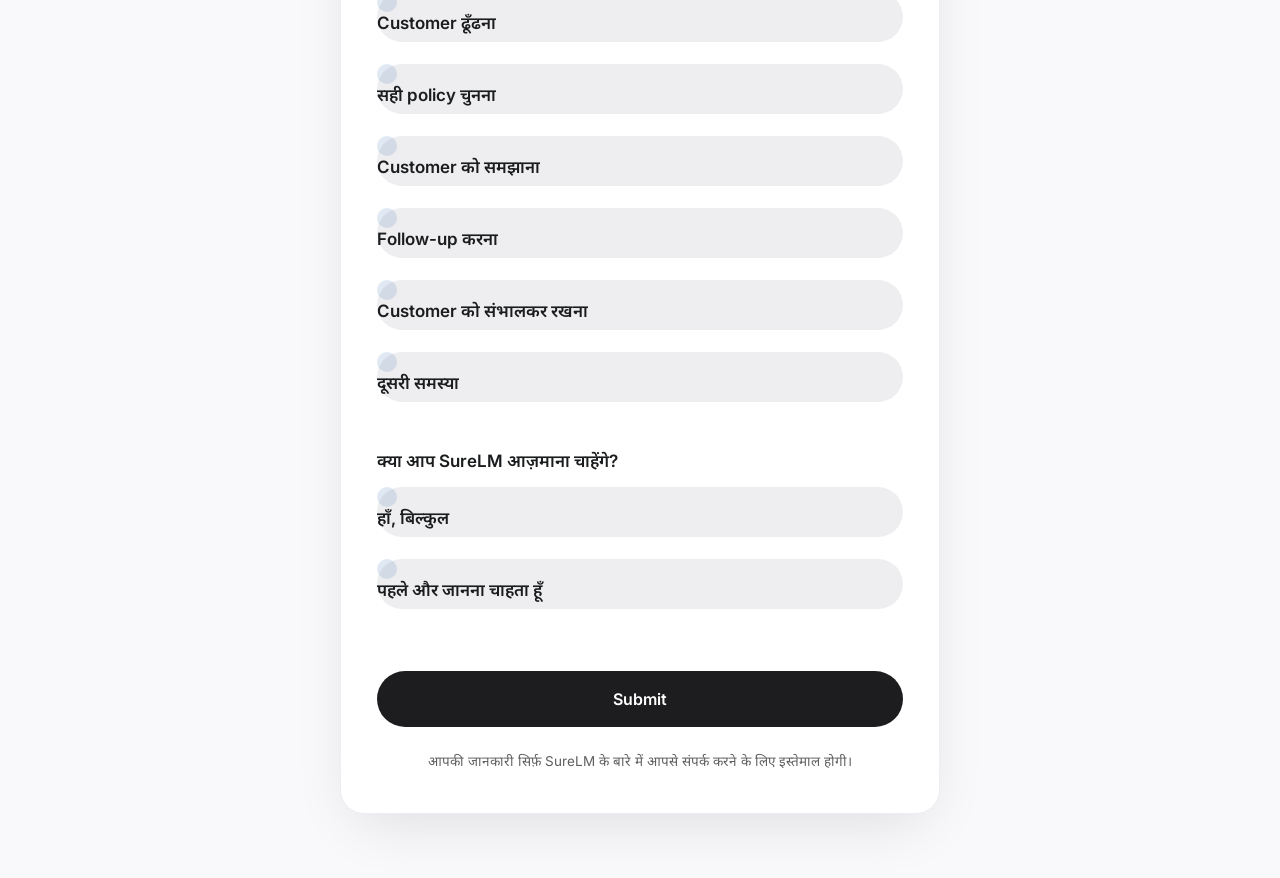
<file: trial-form.html>
<!DOCTYPE html>
<html lang="hi">
<head>
<meta charset="utf-8"/>
<meta content="width=device-width, initial-scale=1.0, interactive-widget=resizes-content" name="viewport"/>
<meta content="#004e9f" name="theme-color"/>
<title>SureLM – क्या आप इसे आज़माना चाहेंगे?</title>
<link rel="preconnect" href="https://fonts.googleapis.com"/>
<link rel="preconnect" href="https://fonts.gstatic.com" crossorigin/>
<link href="https://fonts.googleapis.com/css2?family=Inter:wght@400;500;600;700&amp;family=Noto+Sans+Devanagari:wght@400;500;600;700&amp;display=swap" rel="stylesheet"/>
<style>
  * { margin: 0; padding: 0; box-sizing: border-box; }

  :root {
    --primary: #004e9f;
    --primary-fixed: #d7e3ff;
    --ink: #1D1D1F;
    --surface: #f9f9fb;
    --card: #ffffff;
    --on-surface: #1a1c1d;
    --secondary: #5f5e60;
    --on-surface-variant: #414753;
    --surface-container: #eeeef0;
    --surface-container-low: #f3f3f5;
    --outline-variant: #c1c6d5;
  }

  body {
    font-family: 'Inter', 'Noto Sans Devanagari', system-ui, -apple-system, sans-serif;
    background: var(--surface);
    color: var(--on-surface);
    line-height: 1.6;
    -webkit-font-smoothing: antialiased;
    min-height: 100vh;
    min-height: 100dvh;
    overflow-x: hidden;
    overscroll-behavior-y: none;
  }

  .page {
    max-width: 640px;
    width: 100%;
    margin: 0 auto;
    padding: 28px 20px 64px;
    padding-left: max(20px, env(safe-area-inset-left));
    padding-right: max(20px, env(safe-area-inset-right));
  }

  .brand {
    display: flex;
    align-items: center;
    justify-content: center;
    gap: 8px;
    margin-bottom: 32px;
  }

  .brand svg { flex-shrink: 0; }

  .brand span {
    font-size: 22px;
    font-weight: 700;
    letter-spacing: -0.04em;
    color: var(--on-surface);
  }

  .card {
    background: var(--card);
    border: 1px solid rgba(193, 198, 213, 0.3);
    border-radius: 24px;
    padding: 30px 22px;
    box-shadow: 0 20px 60px -15px rgba(0, 0, 0, 0.12);
  }

  .kicker {
    display: block;
    font-size: 12.5px;
    font-weight: 600;
    letter-spacing: 0.16em;
    text-transform: uppercase;
    color: var(--primary);
    margin-bottom: 14px;
  }

  h1 {
    color: var(--on-surface);
    font-size: 24px;
    font-weight: 700;
    line-height: 1.32;
    letter-spacing: -0.01em;
    text-wrap: balance;
    margin-bottom: 14px;
  }

  .intro {
    color: var(--secondary);
    font-size: 17px;
    text-wrap: balance;
    margin-bottom: 30px;
  }

  .field { margin-bottom: 26px; }

  .field label,
  .field legend {
    display: block;
    font-size: 17px;
    font-weight: 600;
    color: var(--on-surface);
    margin-bottom: 12px;
    padding: 0;
  }

  fieldset {
    border: 0;
    padding: 0;
    margin: 0;
    min-width: 0;
  }

  input[type="text"],
  input[type="tel"] {
    width: 100%;
    font-family: inherit;
    font-size: 17px;
    color: var(--on-surface);
    min-height: 56px;
    padding: 15px 16px;
    border: 1.5px solid rgba(193, 198, 213, 0.6);
    border-radius: 16px;
    background: #fff;
    -webkit-appearance: none;
    appearance: none;
    transition: border-color 0.15s ease, box-shadow 0.15s ease;
  }

  input::placeholder {
    color: var(--secondary);
    opacity: 0.75;
  }

  input:focus {
    outline: none;
    border-color: var(--primary);
    box-shadow: 0 0 0 2px rgba(0, 78, 159, 0.25);
  }

  .options { display: flex; flex-direction: column; gap: 10px; }

  .option {
    position: relative;
    display: flex;
    align-items: center;
    gap: 12px;
    min-height: 50px;
    padding: 13px 18px;
    border-radius: 9999px;
    background: var(--surface-container);
    color: var(--on-surface-variant);
    cursor: pointer;
    transition: background 0.15s ease, color 0.15s ease;
    font-family: inherit;
    font-size: 16.5px;
    line-height: 1.3;
    -webkit-tap-highlight-color: transparent;
  }

  .option:active { background: var(--primary-fixed); }

  .option input {
    position: absolute;
    opacity: 0;
    width: 0;
    height: 0;
  }

  .check {
    flex-shrink: 0;
    width: 20px;
    height: 20px;
    border-radius: 50%;
    background: rgba(0, 78, 159, 0.12);
    color: transparent;
    display: flex;
    align-items: center;
    justify-content: center;
    font-size: 13px;
    font-weight: 700;
    transition: background 0.15s ease, color 0.15s ease;
  }

  .option:has(input:checked) {
    background: var(--primary-fixed);
    color: var(--primary);
    font-weight: 600;
  }

  .option:has(input:checked) .check {
    background: var(--primary);
    color: #fff;
  }

  .submit {
    width: 100%;
    font-family: inherit;
    font-size: 16px;
    font-weight: 600;
    color: #fff;
    background: var(--ink);
    border: none;
    border-radius: 9999px;
    min-height: 56px;
    padding: 16px 20px;
    cursor: pointer;
    margin-top: 16px;
    transition: transform 0.15s ease, box-shadow 0.15s ease, background 0.15s ease;
    -webkit-tap-highlight-color: transparent;
  }

  .submit:hover {
    background: #000;
    transform: translateY(-2px);
    box-shadow: 0 12px 24px -8px rgba(0, 0, 0, 0.3);
  }

  .submit:active { transform: translateY(0) scale(0.99); }

  .note {
    text-align: center;
    color: var(--secondary);
    font-size: 13.5px;
    margin-top: 24px;
    padding-bottom: env(safe-area-inset-bottom);
  }

  .fieldError {
    display: block;
    color: #c62828;
    font-size: 13.5px;
    margin-top: 8px;
  }

  input.invalid {
    border-color: #c62828 !important;
    box-shadow: 0 0 0 2px rgba(198, 40, 40, 0.15) !important;
  }

  .option.invalid {
    border: 1.5px solid #c62828;
  }

  .submit:disabled {
    opacity: 0.7;
    cursor: not-allowed;
    transform: none;
  }

  .spinner {
    display: inline-block;
    width: 16px;
    height: 16px;
    margin-right: 8px;
    vertical-align: -3px;
    border: 2px solid rgba(255, 255, 255, 0.35);
    border-top-color: #fff;
    border-radius: 50%;
    animation: spin 0.7s linear infinite;
  }

  @keyframes spin { to { transform: rotate(360deg); } }

  .formError {
    display: block;
    text-align: center;
    color: #c62828;
    font-size: 14px;
    margin-top: 16px;
  }

  @media (min-width: 520px) {
    .page { padding-top: 56px; }
    .card { padding: 40px 36px; }
    h1 { font-size: 32px; }
  }

  @media (max-width: 359px) {
    body { font-size: 15px; }
    .field label,
    .field legend { font-size: 16px; }
    .option { font-size: 15.5px; }
    .card { padding: 24px 16px; }
    h1 { font-size: 22px; }
  }
</style>
</head>
<body>
<div class="page">
  <div class="brand">
    <svg width="26" height="26" viewBox="0 0 24 24" fill="#004e9f" aria-hidden="true"><path d="M12 1L3 5v6c0 5.55 3.84 10.74 9 12 5.16-1.26 9-6.45 9-12V5l-9-4z"/></svg>
    <span>SureLM</span>
  </div>

  <div class="card">
    <span class="kicker">SureLM आज़माएँ</span>
    <h1>SureLM – क्या आप इसे आज़माना चाहेंगे?</h1>
    <p class="intro">हम insurance agents के लिए एक आसान app बना रहे हैं, जो insurance बेचने और customers को संभालने में मदद करता है। अगर आप SureLM आज़माना चाहते हैं, तो नीचे अपनी जानकारी दें।</p>

    <form id="trialForm" action="trial-quokka.php" method="post" novalidate>
      <div class="field">
        <label for="name">आपका नाम</label>
        <input id="name" name="name" type="text" placeholder="अपना नाम लिखें" autocomplete="name" autocapitalize="words" autocorrect="off" required/>
        <span class="fieldError" id="error-name"></span>
      </div>

      <div class="field">
        <label for="phone">मोबाइल / WhatsApp नंबर</label>
        <input id="phone" name="phone" type="tel" inputmode="tel" autocomplete="tel" autocapitalize="off" autocorrect="off" placeholder="उदाहरण: 98765 43210" required/>
        <span class="fieldError" id="error-phone"></span>
      </div>

      <div class="field">
        <label for="city">आपका शहर</label>
        <input id="city" name="city" type="text" placeholder="अपने शहर का नाम लिखें" autocomplete="address-level2" autocapitalize="words"/>
        <span class="fieldError" id="error-city"></span>
      </div>

      <div class="field">
        <label for="company">आप किस insurance company के साथ काम करते हैं?</label>
        <input id="company" name="company" type="text" placeholder="कंपनी का नाम लिखें" autocomplete="organization" autocapitalize="words"/>
        <span class="fieldError" id="error-company"></span>
      </div>

      <fieldset class="field">
        <legend>आप कितने समय से insurance का काम कर रहे हैं?</legend>
        <div class="options">
          <label class="option"><input type="radio" name="experience" value="just_started"><span class="check">✓</span>अभी शुरू किया है</label>
          <label class="option"><input type="radio" name="experience" value="less_than_1"><span class="check">✓</span>1 साल से कम</label>
          <label class="option"><input type="radio" name="experience" value="1_3"><span class="check">✓</span>1–3 साल</label>
          <label class="option"><input type="radio" name="experience" value="3_5"><span class="check">✓</span>3–5 साल</label>
          <label class="option"><input type="radio" name="experience" value="5_plus"><span class="check">✓</span>5 साल से ज्यादा</label>
        </div>
        <span class="fieldError" id="error-experience"></span>
      </fieldset>

      <fieldset class="field">
        <legend>आप insurance का काम कैसे करते हैं?</legend>
        <div class="options">
          <label class="option"><input type="radio" name="work_type" value="full_time"><span class="check">✓</span>Full-time</label>
          <label class="option"><input type="radio" name="work_type" value="part_time"><span class="check">✓</span>Part-time</label>
          <label class="option"><input type="radio" name="work_type" value="with_other"><span class="check">✓</span>अपने दूसरे काम के साथ</label>
        </div>
        <span class="fieldError" id="error-work_type"></span>
      </fieldset>

      <fieldset class="field">
        <legend>आपको insurance बेचने में सबसे ज्यादा परेशानी किस चीज़ में होती है?</legend>
        <div class="options">
          <label class="option"><input type="radio" name="painpoint" value="finding_customers"><span class="check">✓</span>Customer ढूँढना</label>
          <label class="option"><input type="radio" name="painpoint" value="choosing_policy"><span class="check">✓</span>सही policy चुनना</label>
          <label class="option"><input type="radio" name="painpoint" value="explaining"><span class="check">✓</span>Customer को समझाना</label>
          <label class="option"><input type="radio" name="painpoint" value="follow_up"><span class="check">✓</span>Follow-up करना</label>
          <label class="option"><input type="radio" name="painpoint" value="retaining"><span class="check">✓</span>Customer को संभालकर रखना</label>
          <label class="option"><input type="radio" name="painpoint" value="other"><span class="check">✓</span>दूसरी समस्या</label>
        </div>
        <span class="fieldError" id="error-painpoint"></span>
      </fieldset>

      <fieldset class="field">
        <legend>क्या आप SureLM आज़माना चाहेंगे?</legend>
        <div class="options">
          <label class="option"><input type="radio" name="interest" value="yes"><span class="check">✓</span>हाँ, बिल्कुल</label>
          <label class="option"><input type="radio" name="interest" value="learn_more"><span class="check">✓</span>पहले और जानना चाहता हूँ</label>
        </div>
        <span class="fieldError" id="error-interest"></span>
      </fieldset>

      <button class="submit" type="submit" id="submitButton">Submit</button>
      <span class="formError" id="formError"></span>
    </form>

    <p class="note">आपकी जानकारी सिर्फ़ SureLM के बारे में आपसे संपर्क करने के लिए इस्तेमाल होगी।</p>
  </div>
</div>

<script>
(function () {
  'use strict';

  var form = document.getElementById('trialForm');
  var submitButton = document.getElementById('submitButton');
  var formError = document.getElementById('formError');
  var submitting = false;

  function setText(id, text) {
    var el = document.getElementById(id);
    if (el) el.textContent = text || '';
  }

  function radioValue(name) {
    var checked = form.querySelector('input[name="' + name + '"]:checked');
    return checked ? checked.value : '';
  }

  function markInvalid(input, on) {
    if (!input) return;
    if (on) input.classList.add('invalid');
    else input.classList.remove('invalid');
  }

  function setFieldError(name, message) {
    setText('error-' + name, message || '');
    if (name === 'experience' || name === 'work_type' || name === 'painpoint' || name === 'interest') {
      var options = form.querySelectorAll('input[name="' + name + '"]');
      options.forEach(function (radio) {
        var wrap = radio.closest('.option');
        if (wrap) {
          if (message) wrap.classList.add('invalid');
          else wrap.classList.remove('invalid');
        }
      });
    } else {
      var input = form.querySelector('input[name="' + name + '"]');
      if (input) markInvalid(input, !!message);
    }
  }

  function isValidPhone(phone) {
    // Accepts 10-digit Indian numbers, with optional leading +91/0, spaces or dashes.
    var digits = (phone || '').replace(/[\s\-()]/g, '');
    return /^(?:\+?91|0)?[6-9]\d{9}$/.test(digits) || /^\d{10,15}$/.test(digits);
  }

  function validateAll() {
    var errors = {};
    var name = form.querySelector('input[name="name"]').value.trim();
    var phone = form.querySelector('input[name="phone"]').value.trim();

    if (!name) errors.name = 'कृपया अपना नाम लिखें';
    if (!phone) errors.phone = 'कृपया मोबाइल नंबर लिखें';
    else if (!isValidPhone(phone)) errors.phone = 'कृपया सही मोबाइल नंबर लिखें';

    ['experience', 'work_type', 'painpoint', 'interest'].forEach(function (name) {
      if (!radioValue(name)) errors[name] = 'कृपया चुनें';
    });

    return errors;
  }

  function setSubmitting(on) {
    submitting = on;
    if (submitButton) {
      submitButton.disabled = on;
      if (on) {
        submitButton.innerHTML = '<span class="spinner"></span>Submitting…';
      } else {
        submitButton.textContent = 'Submit';
      }
    }
  }

  form.addEventListener('submit', function onSubmit(e) {
    e.preventDefault();
    if (submitting) return;

    var errors = validateAll();

    ['name', 'phone', 'experience', 'work_type', 'painpoint', 'interest'].forEach(function (name) {
      setFieldError(name, errors[name] || '');
    });

    formError.textContent = '';

    if (Object.keys(errors).length > 0) {
      formError.textContent = 'कृपया ऊपर दिए गए ज़रूरी फ़ील्ड भरें।';
      var firstInvalid = form.querySelector('.invalid, input.invalid');
      if (firstInvalid) firstInvalid.scrollIntoView({ behavior: 'smooth', block: 'center' });
      return;
    }

    // Clear field-level error styling before native submission.
    ['name', 'phone'].forEach(function (name) {
      markInvalid(form.querySelector('input[name="' + name + '"]'), false);
    });

    setSubmitting(true);

    // Native form submission to trial-quokka.php (bypasses bot detection).
    form.removeEventListener('submit', onSubmit);
    form.submit();
  });
})();
</script>
</body>
</html>
</file>
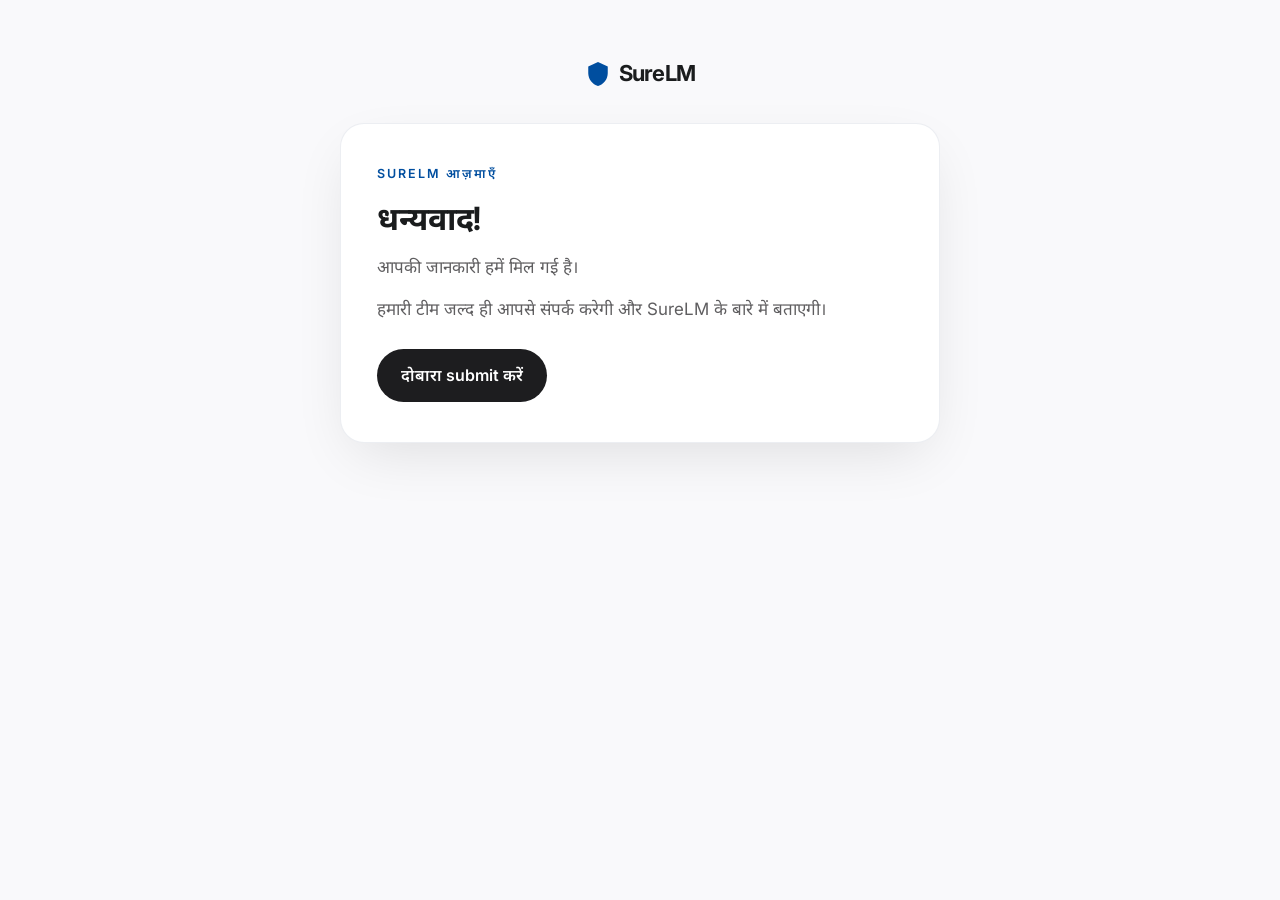
<file: trial-thank-you.html>
<!DOCTYPE html>
<html lang="hi">
<head>
<meta charset="utf-8"/>
<meta content="width=device-width, initial-scale=1.0" name="viewport"/>
<meta content="#004e9f" name="theme-color"/>
<title>SureLM – धन्यवाद</title>
<link rel="preconnect" href="https://fonts.googleapis.com"/>
<link rel="preconnect" href="https://fonts.gstatic.com" crossorigin/>
<link href="https://fonts.googleapis.com/css2?family=Inter:wght@400;500;600;700&amp;family=Noto+Sans+Devanagari:wght@400;500;600;700&amp;display=swap" rel="stylesheet"/>
<style>
  * { margin: 0; padding: 0; box-sizing: border-box; }

  :root {
    --primary: #004e9f;
    --primary-fixed: #d7e3ff;
    --ink: #1D1D1F;
    --surface: #f9f9fb;
    --card: #ffffff;
    --on-surface: #1a1c1d;
    --secondary: #5f5e60;
    --surface-container-low: #f3f3f5;
    --outline-variant: #c1c6d5;
  }

  body {
    font-family: 'Inter', 'Noto Sans Devanagari', system-ui, -apple-system, sans-serif;
    background: var(--surface);
    color: var(--on-surface);
    line-height: 1.6;
    -webkit-font-smoothing: antialiased;
    min-height: 100vh;
    min-height: 100dvh;
    overflow-x: hidden;
  }

  .page {
    max-width: 640px;
    width: 100%;
    margin: 0 auto;
    padding: 28px 20px 64px;
    padding-left: max(20px, env(safe-area-inset-left));
    padding-right: max(20px, env(safe-area-inset-right));
  }

  .brand {
    display: flex;
    align-items: center;
    justify-content: center;
    gap: 8px;
    margin-bottom: 32px;
  }

  .brand svg { flex-shrink: 0; }

  .brand span {
    font-size: 22px;
    font-weight: 700;
    letter-spacing: -0.04em;
    color: var(--on-surface);
  }

  .card {
    background: var(--card);
    border: 1px solid rgba(193, 198, 213, 0.3);
    border-radius: 24px;
    padding: 30px 22px;
    box-shadow: 0 20px 60px -15px rgba(0, 0, 0, 0.12);
  }

  .kicker {
    display: block;
    font-size: 12.5px;
    font-weight: 600;
    letter-spacing: 0.16em;
    text-transform: uppercase;
    color: var(--primary);
    margin-bottom: 14px;
  }

  h1 {
    color: var(--on-surface);
    font-size: 24px;
    font-weight: 700;
    line-height: 1.32;
    letter-spacing: -0.01em;
    text-wrap: balance;
    margin-bottom: 14px;
  }

  .text {
    color: var(--secondary);
    font-size: 17px;
    text-wrap: balance;
    margin-bottom: 14px;
  }

  .back {
    display: inline-block;
    margin-top: 12px;
    font-family: inherit;
    font-size: 16px;
    font-weight: 600;
    color: #fff;
    background: var(--ink);
    border: none;
    border-radius: 9999px;
    min-height: 52px;
    padding: 14px 24px;
    text-decoration: none;
    cursor: pointer;
    transition: transform 0.15s ease, box-shadow 0.15s ease, background 0.15s ease;
  }

  .back:hover {
    background: #000;
    transform: translateY(-2px);
    box-shadow: 0 12px 24px -8px rgba(0, 0, 0, 0.3);
  }

  @media (min-width: 520px) {
    .page { padding-top: 56px; }
    .card { padding: 40px 36px; }
    h1 { font-size: 32px; }
  }
</style>
</head>
<body>
<div class="page">
  <div class="brand">
    <svg width="26" height="26" viewBox="0 0 24 24" fill="#004e9f" aria-hidden="true"><path d="M12 1L3 5v6c0 5.55 3.84 10.74 9 12 5.16-1.26 9-6.45 9-12V5l-9-4z"/></svg>
    <span>SureLM</span>
  </div>

  <div class="card">
    <span class="kicker">SureLM आज़माएँ</span>
    <h1>धन्यवाद!</h1>
    <p class="text">आपकी जानकारी हमें मिल गई है।</p>
    <p class="text">हमारी टीम जल्द ही आपसे संपर्क करेगी और SureLM के बारे में बताएगी।</p>
    <a class="back" href="trial-form.html">दोबारा submit करें</a>
  </div>
</div>
</body>
</html>
</file>
<file: assets/css/site.css>
*,:after,:before{--tw-border-spacing-x:0;--tw-border-spacing-y:0;--tw-translate-x:0;--tw-translate-y:0;--tw-rotate:0;--tw-skew-x:0;--tw-skew-y:0;--tw-scale-x:1;--tw-scale-y:1;--tw-pan-x: ;--tw-pan-y: ;--tw-pinch-zoom: ;--tw-scroll-snap-strictness:proximity;--tw-gradient-from-position: ;--tw-gradient-via-position: ;--tw-gradient-to-position: ;--tw-ordinal: ;--tw-slashed-zero: ;--tw-numeric-figure: ;--tw-numeric-spacing: ;--tw-numeric-fraction: ;--tw-ring-inset: ;--tw-ring-offset-width:0px;--tw-ring-offset-color:#fff;--tw-ring-color:rgba(59,130,246,.5);--tw-ring-offset-shadow:0 0 #0000;--tw-ring-shadow:0 0 #0000;--tw-shadow:0 0 #0000;--tw-shadow-colored:0 0 #0000;--tw-blur: ;--tw-brightness: ;--tw-contrast: ;--tw-grayscale: ;--tw-hue-rotate: ;--tw-invert: ;--tw-saturate: ;--tw-sepia: ;--tw-drop-shadow: ;--tw-backdrop-blur: ;--tw-backdrop-brightness: ;--tw-backdrop-contrast: ;--tw-backdrop-grayscale: ;--tw-backdrop-hue-rotate: ;--tw-backdrop-invert: ;--tw-backdrop-opacity: ;--tw-backdrop-saturate: ;--tw-backdrop-sepia: ;--tw-contain-size: ;--tw-contain-layout: ;--tw-contain-paint: ;--tw-contain-style: }::backdrop{--tw-border-spacing-x:0;--tw-border-spacing-y:0;--tw-translate-x:0;--tw-translate-y:0;--tw-rotate:0;--tw-skew-x:0;--tw-skew-y:0;--tw-scale-x:1;--tw-scale-y:1;--tw-pan-x: ;--tw-pan-y: ;--tw-pinch-zoom: ;--tw-scroll-snap-strictness:proximity;--tw-gradient-from-position: ;--tw-gradient-via-position: ;--tw-gradient-to-position: ;--tw-ordinal: ;--tw-slashed-zero: ;--tw-numeric-figure: ;--tw-numeric-spacing: ;--tw-numeric-fraction: ;--tw-ring-inset: ;--tw-ring-offset-width:0px;--tw-ring-offset-color:#fff;--tw-ring-color:rgba(59,130,246,.5);--tw-ring-offset-shadow:0 0 #0000;--tw-ring-shadow:0 0 #0000;--tw-shadow:0 0 #0000;--tw-shadow-colored:0 0 #0000;--tw-blur: ;--tw-brightness: ;--tw-contrast: ;--tw-grayscale: ;--tw-hue-rotate: ;--tw-invert: ;--tw-saturate: ;--tw-sepia: ;--tw-drop-shadow: ;--tw-backdrop-blur: ;--tw-backdrop-brightness: ;--tw-backdrop-contrast: ;--tw-backdrop-grayscale: ;--tw-backdrop-hue-rotate: ;--tw-backdrop-invert: ;--tw-backdrop-opacity: ;--tw-backdrop-saturate: ;--tw-backdrop-sepia: ;--tw-contain-size: ;--tw-contain-layout: ;--tw-contain-paint: ;--tw-contain-style: }/*! tailwindcss v3.4.19 | MIT License | https://tailwindcss.com*/*,:after,:before{box-sizing:border-box;border:0 solid #e5e7eb}:after,:before{--tw-content:""}:host,html{line-height:1.5;-webkit-text-size-adjust:100%;-moz-tab-size:4;-o-tab-size:4;tab-size:4;font-family:ui-sans-serif,system-ui,sans-serif,Apple Color Emoji,Segoe UI Emoji,Segoe UI Symbol,Noto Color Emoji;font-feature-settings:normal;font-variation-settings:normal;-webkit-tap-highlight-color:transparent}body{margin:0;line-height:inherit}hr{height:0;color:inherit;border-top-width:1px}abbr:where([title]){-webkit-text-decoration:underline dotted;text-decoration:underline dotted}h1,h2,h3,h4,h5,h6{font-size:inherit;font-weight:inherit}a{color:inherit;text-decoration:inherit}b,strong{font-weight:bolder}code,kbd,pre,samp{font-family:ui-monospace,SFMono-Regular,Menlo,Monaco,Consolas,Liberation Mono,Courier New,monospace;font-feature-settings:normal;font-variation-settings:normal;font-size:1em}small{font-size:80%}sub,sup{font-size:75%;line-height:0;position:relative;vertical-align:baseline}sub{bottom:-.25em}sup{top:-.5em}table{text-indent:0;border-color:inherit;border-collapse:collapse}button,input,optgroup,select,textarea{font-family:inherit;font-feature-settings:inherit;font-variation-settings:inherit;font-size:100%;font-weight:inherit;line-height:inherit;letter-spacing:inherit;color:inherit;margin:0;padding:0}button,select{text-transform:none}button,input:where([type=button]),input:where([type=reset]),input:where([type=submit]){-webkit-appearance:button;background-color:transparent;background-image:none}:-moz-focusring{outline:auto}:-moz-ui-invalid{box-shadow:none}progress{vertical-align:baseline}::-webkit-inner-spin-button,::-webkit-outer-spin-button{height:auto}[type=search]{-webkit-appearance:textfield;outline-offset:-2px}::-webkit-search-decoration{-webkit-appearance:none}::-webkit-file-upload-button{-webkit-appearance:button;font:inherit}summary{display:list-item}blockquote,dd,dl,figure,h1,h2,h3,h4,h5,h6,hr,p,pre{margin:0}fieldset{margin:0}fieldset,legend{padding:0}menu,ol,ul{list-style:none;margin:0;padding:0}dialog{padding:0}textarea{resize:vertical}input::-moz-placeholder,textarea::-moz-placeholder{opacity:1;color:#9ca3af}input::placeholder,textarea::placeholder{opacity:1;color:#9ca3af}[role=button],button{cursor:pointer}:disabled{cursor:default}audio,canvas,embed,iframe,img,object,svg,video{display:block;vertical-align:middle}img,video{max-width:100%;height:auto}[hidden]:where(:not([hidden=until-found])){display:none}.sr-only{position:absolute;width:1px;height:1px;padding:0;margin:-1px;overflow:hidden;clip:rect(0,0,0,0);white-space:nowrap;border-width:0}.visible{visibility:visible}.fixed{position:fixed}.absolute{position:absolute}.relative{position:relative}.left-\[10\%\]{left:10%}.left-\[8\%\]{left:8%}.right-\[10\%\]{right:10%}.right-\[8\%\]{right:8%}.top-0{top:0}.top-\[5px\]{top:5px}.z-10{z-index:10}.z-50{z-index:50}.order-1{order:1}.order-2{order:2}.-mx-2\.5{margin-left:-.625rem;margin-right:-.625rem}.-mx-3{margin-left:-.75rem;margin-right:-.75rem}.mx-auto{margin-left:auto;margin-right:auto}.mb-1{margin-bottom:.25rem}.mb-10{margin-bottom:2.5rem}.mb-12{margin-bottom:3rem}.mb-14{margin-bottom:3.5rem}.mb-16{margin-bottom:4rem}.mb-2{margin-bottom:.5rem}.mb-3{margin-bottom:.75rem}.mb-4{margin-bottom:1rem}.mb-5{margin-bottom:1.25rem}.mb-6{margin-bottom:1.5rem}.mb-8{margin-bottom:2rem}.mb-section-gap{margin-bottom:160px}.ml-3{margin-left:.75rem}.ml-auto{margin-left:auto}.mt-12{margin-top:3rem}.mt-3{margin-top:.75rem}.mt-4{margin-top:1rem}.mt-section-gap{margin-top:160px}.block{display:block}.inline-block{display:inline-block}.flex{display:flex}.grid{display:grid}.hidden{display:none}.h-11{height:2.75rem}.h-14{height:3.5rem}.h-2{height:.5rem}.h-2\.5{height:.625rem}.h-20{height:5rem}.h-px{height:1px}.w-11{width:2.75rem}.w-14{width:3.5rem}.w-2{width:.5rem}.w-2\.5{width:.625rem}.w-20{width:5rem}.w-full{width:100%}.min-w-0{min-width:0}.max-w-2xl{max-width:42rem}.max-w-3xl{max-width:48rem}.max-w-4xl{max-width:56rem}.max-w-5xl{max-width:64rem}.max-w-\[560px\]{max-width:560px}.max-w-\[620px\]{max-width:620px}.max-w-\[68ch\]{max-width:68ch}.max-w-\[70ch\]{max-width:70ch}.max-w-\[760px\]{max-width:760px}.max-w-\[800px\]{max-width:800px}.max-w-\[85\%\]{max-width:85%}.max-w-\[90\%\]{max-width:90%}.max-w-\[95\%\]{max-width:95%}.max-w-container-max{max-width:1200px}.max-w-full{max-width:100%}.max-w-lg{max-width:32rem}.max-w-md{max-width:28rem}.max-w-xl{max-width:36rem}.flex-shrink{flex-shrink:1}.shrink-0{flex-shrink:0}.transform{transform:translate(var(--tw-translate-x),var(--tw-translate-y)) rotate(var(--tw-rotate)) skewX(var(--tw-skew-x)) skewY(var(--tw-skew-y)) scaleX(var(--tw-scale-x)) scaleY(var(--tw-scale-y))}.cursor-pointer{cursor:pointer}.scroll-mt-32{scroll-margin-top:8rem}.grid-cols-1{grid-template-columns:repeat(1,minmax(0,1fr))}.grid-cols-2{grid-template-columns:repeat(2,minmax(0,1fr))}.grid-cols-\[1fr_auto\]{grid-template-columns:1fr auto}.grid-cols-\[1fr_auto_auto\]{grid-template-columns:1fr auto auto}.flex-col{flex-direction:column}.flex-wrap{flex-wrap:wrap}.items-start{align-items:flex-start}.items-center{align-items:center}.justify-start{justify-content:flex-start}.justify-end{justify-content:flex-end}.justify-center{justify-content:center}.justify-between{justify-content:space-between}.gap-1{gap:.25rem}.gap-1\.5{gap:.375rem}.gap-12{gap:3rem}.gap-2{gap:.5rem}.gap-3{gap:.75rem}.gap-4{gap:1rem}.gap-5{gap:1.25rem}.gap-6{gap:1.5rem}.gap-8{gap:2rem}.space-y-2>:not([hidden])~:not([hidden]){--tw-space-y-reverse:0;margin-top:calc(.5rem*(1 - var(--tw-space-y-reverse)));margin-bottom:calc(.5rem*var(--tw-space-y-reverse))}.space-y-3>:not([hidden])~:not([hidden]){--tw-space-y-reverse:0;margin-top:calc(.75rem*(1 - var(--tw-space-y-reverse)));margin-bottom:calc(.75rem*var(--tw-space-y-reverse))}.space-y-4>:not([hidden])~:not([hidden]){--tw-space-y-reverse:0;margin-top:calc(1rem*(1 - var(--tw-space-y-reverse)));margin-bottom:calc(1rem*var(--tw-space-y-reverse))}.space-y-5>:not([hidden])~:not([hidden]){--tw-space-y-reverse:0;margin-top:calc(1.25rem*(1 - var(--tw-space-y-reverse)));margin-bottom:calc(1.25rem*var(--tw-space-y-reverse))}.space-y-gutter>:not([hidden])~:not([hidden]){--tw-space-y-reverse:0;margin-top:calc(24px*(1 - var(--tw-space-y-reverse)));margin-bottom:calc(24px*var(--tw-space-y-reverse))}.divide-y>:not([hidden])~:not([hidden]){--tw-divide-y-reverse:0;border-top-width:calc(1px*(1 - var(--tw-divide-y-reverse)));border-bottom-width:calc(1px*var(--tw-divide-y-reverse))}.divide-outline-variant\/20>:not([hidden])~:not([hidden]){border-color:rgba(214,220,226,.2)}.overflow-hidden{overflow:hidden}.overflow-x-hidden{overflow-x:hidden}.scroll-smooth{scroll-behavior:smooth}.truncate{overflow:hidden;text-overflow:ellipsis;white-space:nowrap}.text-wrap{text-wrap:wrap}.text-balance{text-wrap:balance}.rounded-2xl{border-radius:1rem}.rounded-full{border-radius:9999px}.rounded-xl{border-radius:.75rem}.rounded-bl-sm{border-bottom-left-radius:.125rem}.rounded-br-sm{border-bottom-right-radius:.125rem}.rounded-tl-sm{border-top-left-radius:.125rem}.rounded-tr-sm{border-top-right-radius:.125rem}.border{border-width:1px}.border-b{border-bottom-width:1px}.border-r{border-right-width:1px}.border-t{border-top-width:1px}.border-outline-variant\/10{border-color:rgba(214,220,226,.1)}.border-outline-variant\/20{border-color:rgba(214,220,226,.2)}.border-outline-variant\/30{border-color:rgba(214,220,226,.3)}.bg-\[\#1D1D1F\]{--tw-bg-opacity:1;background-color:rgb(29 29 31/var(--tw-bg-opacity,1))}.bg-\[\#28c840\]{--tw-bg-opacity:1;background-color:rgb(40 200 64/var(--tw-bg-opacity,1))}.bg-\[\#F2A65A\]{--tw-bg-opacity:1;background-color:rgb(242 166 90/var(--tw-bg-opacity,1))}.bg-\[\#febc2e\]{--tw-bg-opacity:1;background-color:rgb(254 188 46/var(--tw-bg-opacity,1))}.bg-\[\#ff5f57\]{--tw-bg-opacity:1;background-color:rgb(255 95 87/var(--tw-bg-opacity,1))}.bg-background{--tw-bg-opacity:1;background-color:rgb(251 248 245/var(--tw-bg-opacity,1))}.bg-outline-variant\/40{background-color:rgba(214,220,226,.4)}.bg-primary{--tw-bg-opacity:1;background-color:rgb(15 61 86/var(--tw-bg-opacity,1))}.bg-surface{--tw-bg-opacity:1;background-color:rgb(251 248 245/var(--tw-bg-opacity,1))}.bg-surface-container{--tw-bg-opacity:1;background-color:rgb(242 236 230/var(--tw-bg-opacity,1))}.bg-surface-container-high{--tw-bg-opacity:1;background-color:rgb(237 230 223/var(--tw-bg-opacity,1))}.bg-surface-container-highest{--tw-bg-opacity:1;background-color:rgb(231 224 216/var(--tw-bg-opacity,1))}.bg-surface-container-low{--tw-bg-opacity:1;background-color:rgb(247 243 239/var(--tw-bg-opacity,1))}.bg-surface-container-low\/60{background-color:hsla(30,33%,95%,.6)}.bg-surface-container-lowest{--tw-bg-opacity:1;background-color:rgb(255 255 255/var(--tw-bg-opacity,1))}.bg-surface\/80{background-color:hsla(30,43%,97%,.8)}.bg-surface\/95{background-color:hsla(30,43%,97%,.95)}.p-1\.5{padding:.375rem}.p-10{padding:2.5rem}.p-2{padding:.5rem}.p-4{padding:1rem}.p-5{padding:1.25rem}.p-6{padding:1.5rem}.px-10{padding-left:2.5rem;padding-right:2.5rem}.px-2\.5{padding-left:.625rem;padding-right:.625rem}.px-3{padding-left:.75rem;padding-right:.75rem}.px-4{padding-left:1rem;padding-right:1rem}.px-5{padding-left:1.25rem;padding-right:1.25rem}.px-6{padding-left:1.5rem;padding-right:1.5rem}.px-8{padding-left:2rem;padding-right:2rem}.px-margin-mobile{padding-left:20px;padding-right:20px}.py-0\.5{padding-top:.125rem;padding-bottom:.125rem}.py-1{padding-top:.25rem;padding-bottom:.25rem}.py-1\.5{padding-top:.375rem;padding-bottom:.375rem}.py-2{padding-top:.5rem;padding-bottom:.5rem}.py-2\.5{padding-top:.625rem;padding-bottom:.625rem}.py-20{padding-top:5rem;padding-bottom:5rem}.py-3{padding-top:.75rem;padding-bottom:.75rem}.py-3\.5{padding-top:.875rem;padding-bottom:.875rem}.py-4{padding-top:1rem;padding-bottom:1rem}.py-section-gap{padding-top:160px}.pb-section-gap,.py-section-gap{padding-bottom:160px}.pl-3{padding-left:.75rem}.pl-4{padding-left:1rem}.pr-2{padding-right:.5rem}.pt-3{padding-top:.75rem}.pt-32{padding-top:8rem}.pt-8{padding-top:2rem}.text-left{text-align:left}.text-center{text-align:center}.text-right{text-align:right}.font-body-lg,.font-body-md,.font-display-lg,.font-headline-lg,.font-headline-lg-mobile,.font-label-md{font-family:Inter}.text-2xl{font-size:1.5rem;line-height:2rem}.text-3xl{font-size:1.875rem;line-height:2.25rem}.text-base{font-size:1rem;line-height:1.5rem}.text-body-lg{font-size:21px;line-height:32px}.text-body-lg,.text-body-md{letter-spacing:0;font-weight:400}.text-body-md{font-size:17px;line-height:26px}.text-display-lg{font-size:56px;line-height:60px;letter-spacing:-.01em;font-weight:700}.text-headline-lg{font-size:32px;line-height:40px;letter-spacing:-.01em;font-weight:600}.text-headline-lg-mobile{font-size:24px;line-height:30px;letter-spacing:0;font-weight:600}.text-label-md{font-size:14px;line-height:20px;letter-spacing:.02em;font-weight:500}.text-lg{font-size:1.125rem;line-height:1.75rem}.text-sm{font-size:.875rem;line-height:1.25rem}.font-bold{font-weight:700}.font-medium{font-weight:500}.font-semibold{font-weight:600}.uppercase{text-transform:uppercase}.leading-\[0\.98\]{line-height:.98}.leading-\[1\.7\]{line-height:1.7}.leading-\[1\.8\]{line-height:1.8}.tracking-\[-0\.03em\]{letter-spacing:-.03em}.tracking-tighter{letter-spacing:-.05em}.text-\[\#1A2430\]{--tw-text-opacity:1;color:rgb(26 36 48/var(--tw-text-opacity,1))}.text-charcoal{--tw-text-opacity:1;color:rgb(15 20 25/var(--tw-text-opacity,1))}.text-on-surface{--tw-text-opacity:1;color:rgb(26 36 48/var(--tw-text-opacity,1))}.text-on-surface-variant{--tw-text-opacity:1;color:rgb(76 86 102/var(--tw-text-opacity,1))}.text-outline{--tw-text-opacity:1;color:rgb(201 209 217/var(--tw-text-opacity,1))}.text-primary{--tw-text-opacity:1;color:rgb(15 61 86/var(--tw-text-opacity,1))}.text-secondary{--tw-text-opacity:1;color:rgb(107 118 133/var(--tw-text-opacity,1))}.text-slate-ink{--tw-text-opacity:1;color:rgb(26 36 48/var(--tw-text-opacity,1))}.text-white{--tw-text-opacity:1;color:rgb(255 255 255/var(--tw-text-opacity,1))}.antialiased{-webkit-font-smoothing:antialiased;-moz-osx-font-smoothing:grayscale}.shadow-\[0_12px_40px_-12px_rgba\(15\2c 20\2c 25\2c 0\.18\)\]{--tw-shadow:0 12px 40px -12px rgba(15,20,25,.18);--tw-shadow-colored:0 12px 40px -12px var(--tw-shadow-color);box-shadow:var(--tw-ring-offset-shadow,0 0 #0000),var(--tw-ring-shadow,0 0 #0000),var(--tw-shadow)}.shadow-\[0_20px_60px_-15px_rgba\(0\2c 0\2c 0\2c 0\.15\)\]{--tw-shadow:0 20px 60px -15px rgba(0,0,0,.15);--tw-shadow-colored:0 20px 60px -15px var(--tw-shadow-color);box-shadow:var(--tw-ring-offset-shadow,0 0 #0000),var(--tw-ring-shadow,0 0 #0000),var(--tw-shadow)}.outline{outline-style:solid}.backdrop-blur-md{--tw-backdrop-blur:blur(12px);-webkit-backdrop-filter:var(--tw-backdrop-blur) var(--tw-backdrop-brightness) var(--tw-backdrop-contrast) var(--tw-backdrop-grayscale) var(--tw-backdrop-hue-rotate) var(--tw-backdrop-invert) var(--tw-backdrop-opacity) var(--tw-backdrop-saturate) var(--tw-backdrop-sepia);backdrop-filter:var(--tw-backdrop-blur) var(--tw-backdrop-brightness) var(--tw-backdrop-contrast) var(--tw-backdrop-grayscale) var(--tw-backdrop-hue-rotate) var(--tw-backdrop-invert) var(--tw-backdrop-opacity) var(--tw-backdrop-saturate) var(--tw-backdrop-sepia)}.transition{transition-property:color,background-color,border-color,text-decoration-color,fill,stroke,opacity,box-shadow,transform,filter,-webkit-backdrop-filter;transition-property:color,background-color,border-color,text-decoration-color,fill,stroke,opacity,box-shadow,transform,filter,backdrop-filter;transition-property:color,background-color,border-color,text-decoration-color,fill,stroke,opacity,box-shadow,transform,filter,backdrop-filter,-webkit-backdrop-filter;transition-timing-function:cubic-bezier(.4,0,.2,1);transition-duration:.15s}.transition-all{transition-property:all;transition-timing-function:cubic-bezier(.4,0,.2,1);transition-duration:.15s}.transition-colors{transition-property:color,background-color,border-color,text-decoration-color,fill,stroke;transition-timing-function:cubic-bezier(.4,0,.2,1);transition-duration:.15s}.transition-opacity{transition-property:opacity;transition-timing-function:cubic-bezier(.4,0,.2,1);transition-duration:.15s}.transition-transform{transition-property:transform;transition-timing-function:cubic-bezier(.4,0,.2,1);transition-duration:.15s}.duration-300{transition-duration:.3s}body{font-family:Inter,sans-serif;background-color:#fbf8f5;color:#1a1c1d;-webkit-font-smoothing:antialiased;-moz-osx-font-smoothing:grayscale}a:focus-visible,button:focus-visible{outline:none;box-shadow:0 0 0 2px #3fbfbf;border-radius:9999px}img{-webkit-user-select:none;-moz-user-select:none;user-select:none;-webkit-user-drag:none}.window-dot{width:12px;height:12px;border-radius:9999px}.hide-scrollbar::-webkit-scrollbar{display:none}.hide-scrollbar{-ms-overflow-style:none;scrollbar-width:none}.glass-nav{background:hsla(30,43%,97%,.85);backdrop-filter:blur(12px);-webkit-backdrop-filter:blur(12px)}.reveal{opacity:0;transform:translateY(12px);transition:opacity .6s cubic-bezier(.16,1,.3,1),transform .6s cubic-bezier(.16,1,.3,1)}.reveal.visible{opacity:1;transform:translateY(0)}@keyframes typingDot{0%,60%,to{opacity:.25;transform:scale(.85)}30%{opacity:1;transform:scale(1)}}.typing-dot:first-child{animation:typingDot 1.4s ease-in-out 0s infinite}.typing-dot:nth-child(2){animation:typingDot 1.4s ease-in-out .2s infinite}.typing-dot:nth-child(3){animation:typingDot 1.4s ease-in-out .4s infinite}@keyframes typingFadeOut{to{opacity:0;transform:scale(.8)}}@keyframes responseFadeIn{to{opacity:1;transform:translateY(0)}}@keyframes subtlePulse{0%,to{opacity:1}50%{opacity:.55}}.pulse-badge{animation:subtlePulse 3s ease-in-out infinite}@keyframes chevronBounce{0%,to{transform:translateY(0)}50%{transform:translateY(6px)}}.chevron-bounce{animation:chevronBounce 2s ease-in-out infinite}.mockup-window{transition:box-shadow .3s ease,transform .3s ease}@media (hover:hover){.mockup-window:hover{box-shadow:0 20px 48px -16px rgba(15,20,25,.22);transform:translateY(-2px)}}@media (prefers-reduced-motion:reduce){*,:after,:before{animation-duration:.01ms!important;animation-iteration-count:1!important;transition-duration:.01ms!important;scroll-behavior:auto!important}.reveal{opacity:1!important;transform:none!important}.chevron-bounce,.pulse-badge{animation:none!important}}body:before{content:"";position:fixed;inset:0;pointer-events:none;z-index:-1;background:radial-gradient(1200px 600px at 50% 0,hsla(0,0%,100%,.6) 0,hsla(0,0%,100%,0) 70%),radial-gradient(800px 400px at 80% 0,rgba(242,166,90,.04) 0,rgba(242,166,90,0) 70%)}.selection\:bg-primary ::-moz-selection{--tw-bg-opacity:1;background-color:rgb(15 61 86/var(--tw-bg-opacity,1))}.selection\:bg-primary ::selection{--tw-bg-opacity:1;background-color:rgb(15 61 86/var(--tw-bg-opacity,1))}.selection\:text-white ::-moz-selection{--tw-text-opacity:1;color:rgb(255 255 255/var(--tw-text-opacity,1))}.selection\:text-white ::selection{--tw-text-opacity:1;color:rgb(255 255 255/var(--tw-text-opacity,1))}.selection\:bg-primary::-moz-selection{--tw-bg-opacity:1;background-color:rgb(15 61 86/var(--tw-bg-opacity,1))}.selection\:bg-primary::selection{--tw-bg-opacity:1;background-color:rgb(15 61 86/var(--tw-bg-opacity,1))}.selection\:text-white::-moz-selection{--tw-text-opacity:1;color:rgb(255 255 255/var(--tw-text-opacity,1))}.selection\:text-white::selection{--tw-text-opacity:1;color:rgb(255 255 255/var(--tw-text-opacity,1))}.hover\:-translate-y-0\.5:hover{--tw-translate-y:-0.125rem;transform:translate(var(--tw-translate-x),var(--tw-translate-y)) rotate(var(--tw-rotate)) skewX(var(--tw-skew-x)) skewY(var(--tw-skew-y)) scaleX(var(--tw-scale-x)) scaleY(var(--tw-scale-y))}.hover\:border:hover{border-width:1px}.hover\:border-teal\/40:hover{border-color:rgba(63,191,191,.4)}.hover\:bg-surface-container:hover{--tw-bg-opacity:1;background-color:rgb(242 236 230/var(--tw-bg-opacity,1))}.hover\:bg-opacity-90:hover{--tw-bg-opacity:0.9}.hover\:text-primary:hover{--tw-text-opacity:1;color:rgb(15 61 86/var(--tw-text-opacity,1))}.hover\:text-primary-container:hover{--tw-text-opacity:1;color:rgb(26 85 109/var(--tw-text-opacity,1))}.hover\:underline:hover{text-decoration-line:underline}.hover\:opacity-80:hover{opacity:.8}.hover\:shadow-\[0_12px_24px_-8px_rgba\(242\2c 166\2c 90\2c 0\.35\)\]:hover{--tw-shadow:0 12px 24px -8px rgba(242,166,90,.35);--tw-shadow-colored:0 12px 24px -8px var(--tw-shadow-color);box-shadow:var(--tw-ring-offset-shadow,0 0 #0000),var(--tw-ring-shadow,0 0 #0000),var(--tw-shadow)}.hover\:shadow-\[0_12px_28px_-10px_rgba\(63\2c 191\2c 191\2c 0\.25\)\]:hover{--tw-shadow:0 12px 28px -10px rgba(63,191,191,.25);--tw-shadow-colored:0 12px 28px -10px var(--tw-shadow-color);box-shadow:var(--tw-ring-offset-shadow,0 0 #0000),var(--tw-ring-shadow,0 0 #0000),var(--tw-shadow)}.focus\:not-sr-only:focus{position:static;width:auto;height:auto;padding:0;margin:0;overflow:visible;clip:auto;white-space:normal}.focus\:absolute:focus{position:absolute}.focus\:left-4:focus{left:1rem}.focus\:top-4:focus{top:1rem}.focus\:z-50:focus{z-index:50}.focus\:rounded-full:focus{border-radius:9999px}.focus\:bg-surface-container-lowest:focus,.focus\:bg-white:focus{--tw-bg-opacity:1;background-color:rgb(255 255 255/var(--tw-bg-opacity,1))}.focus\:px-4:focus{padding-left:1rem;padding-right:1rem}.focus\:py-2:focus{padding-top:.5rem;padding-bottom:.5rem}.focus\:shadow-lg:focus{--tw-shadow:0 10px 15px -3px rgba(0,0,0,.1),0 4px 6px -4px rgba(0,0,0,.1);--tw-shadow-colored:0 10px 15px -3px var(--tw-shadow-color),0 4px 6px -4px var(--tw-shadow-color);box-shadow:var(--tw-ring-offset-shadow,0 0 #0000),var(--tw-ring-shadow,0 0 #0000),var(--tw-shadow)}.active\:opacity-70:active{opacity:.7}.group:hover .group-hover\:translate-x-1{--tw-translate-x:0.25rem;transform:translate(var(--tw-translate-x),var(--tw-translate-y)) rotate(var(--tw-rotate)) skewX(var(--tw-skew-x)) skewY(var(--tw-skew-y)) scaleX(var(--tw-scale-x)) scaleY(var(--tw-scale-y))}@media (min-width:640px){.sm\:block{display:block}.sm\:flex{display:flex}.sm\:hidden{display:none}.sm\:w-auto{width:auto}.sm\:flex-row{flex-direction:row}}@media (min-width:768px){.md\:order-1{order:1}.md\:order-2{order:2}.md\:mt-24{margin-top:6rem}.md\:block{display:block}.md\:flex{display:flex}.md\:w-1\/2{width:50%}.md\:w-auto{width:auto}.md\:max-w-\[70\%\]{max-width:70%}.md\:max-w-\[75\%\]{max-width:75%}.md\:max-w-\[85\%\]{max-width:85%}.md\:flex-1{flex:1 1 0%}.md\:grid-cols-2{grid-template-columns:repeat(2,minmax(0,1fr))}.md\:grid-cols-5{grid-template-columns:repeat(5,minmax(0,1fr))}.md\:grid-cols-\[140px_1fr\]{grid-template-columns:140px 1fr}.md\:grid-cols-\[1fr_280px\]{grid-template-columns:1fr 280px}.md\:grid-cols-\[200px_1fr\]{grid-template-columns:200px 1fr}.md\:flex-row{flex-direction:row}.md\:flex-nowrap{flex-wrap:nowrap}.md\:gap-0{gap:0}.md\:gap-2{gap:.5rem}.md\:gap-24{gap:6rem}.md\:border-b-0{border-bottom-width:0}.md\:border-l{border-left-width:1px}.md\:border-r{border-right-width:1px}.md\:border-t-0{border-top-width:0}.md\:p-10{padding:2.5rem}.md\:p-8{padding:2rem}.md\:px-margin-desktop{padding-left:40px;padding-right:40px}.md\:font-headline-lg{font-family:Inter}.md\:text-headline-lg{font-size:32px;line-height:40px;letter-spacing:-.01em;font-weight:600}}
</file>
